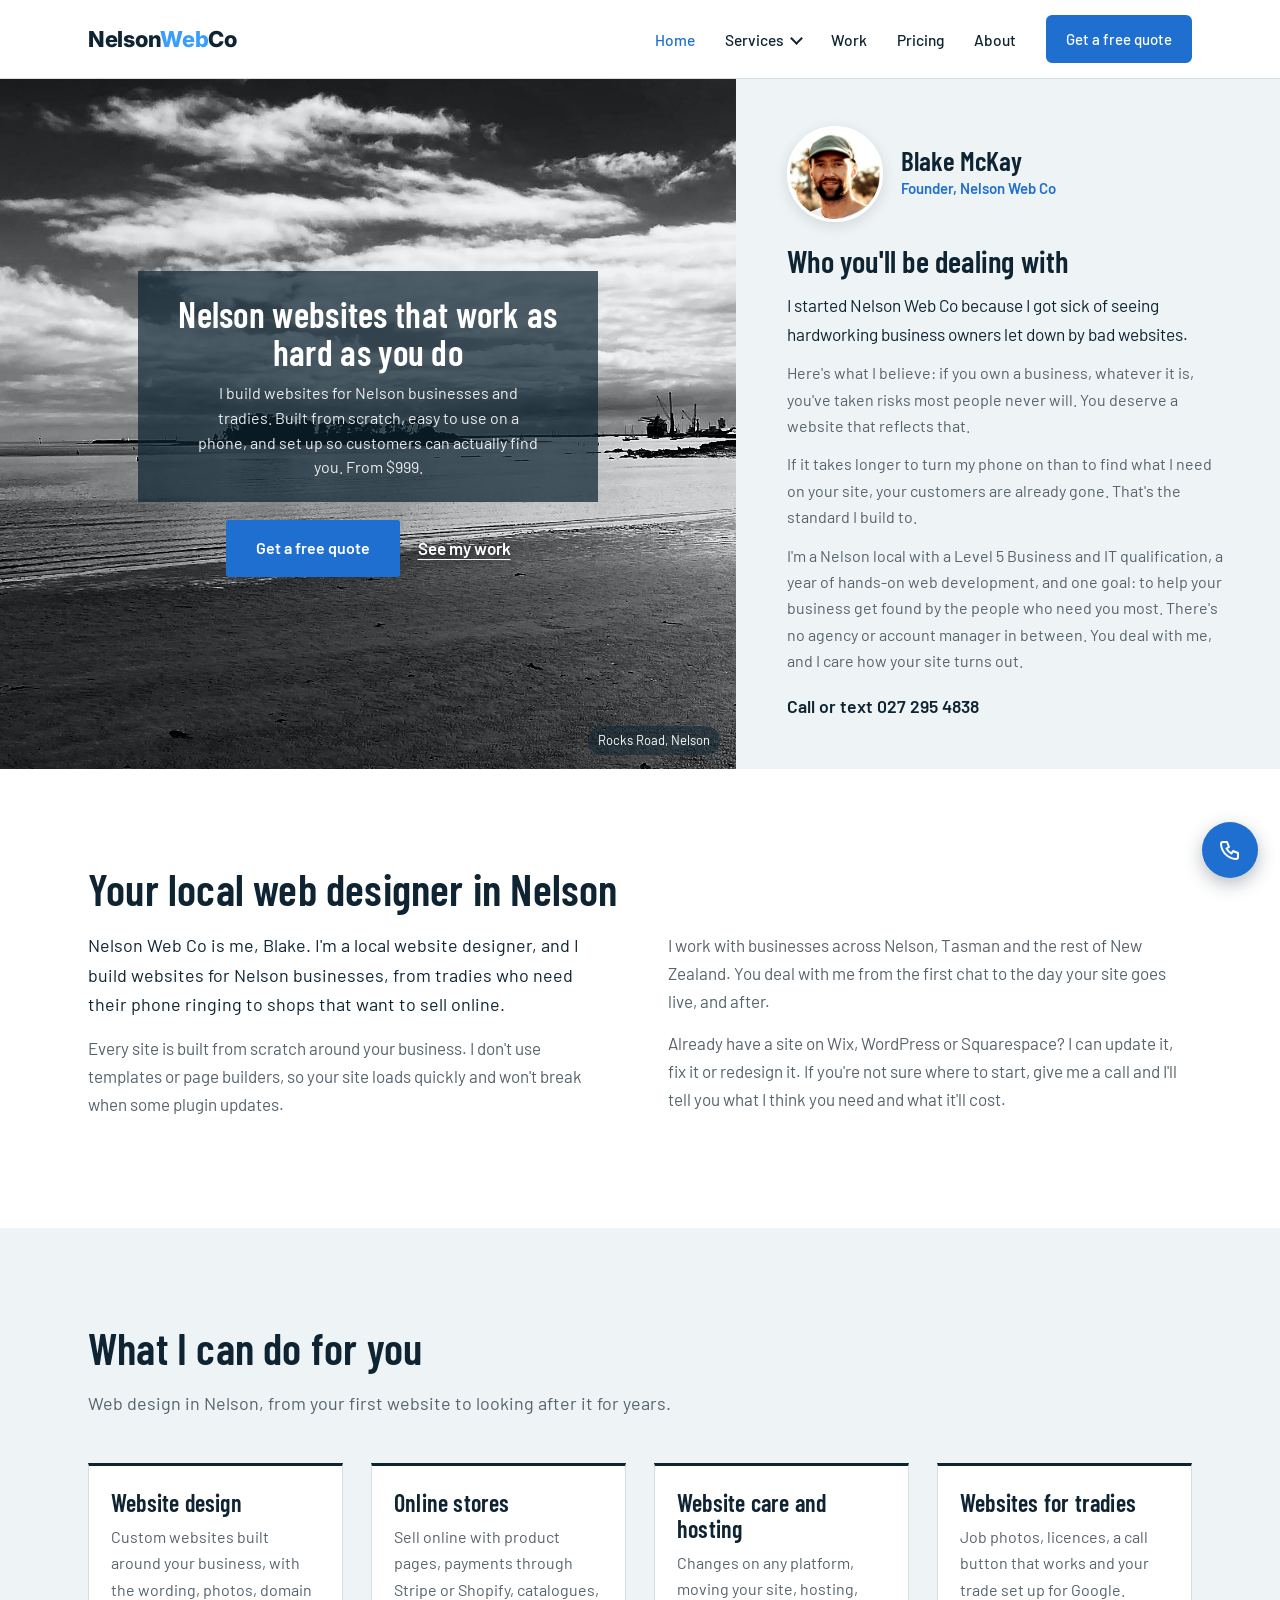
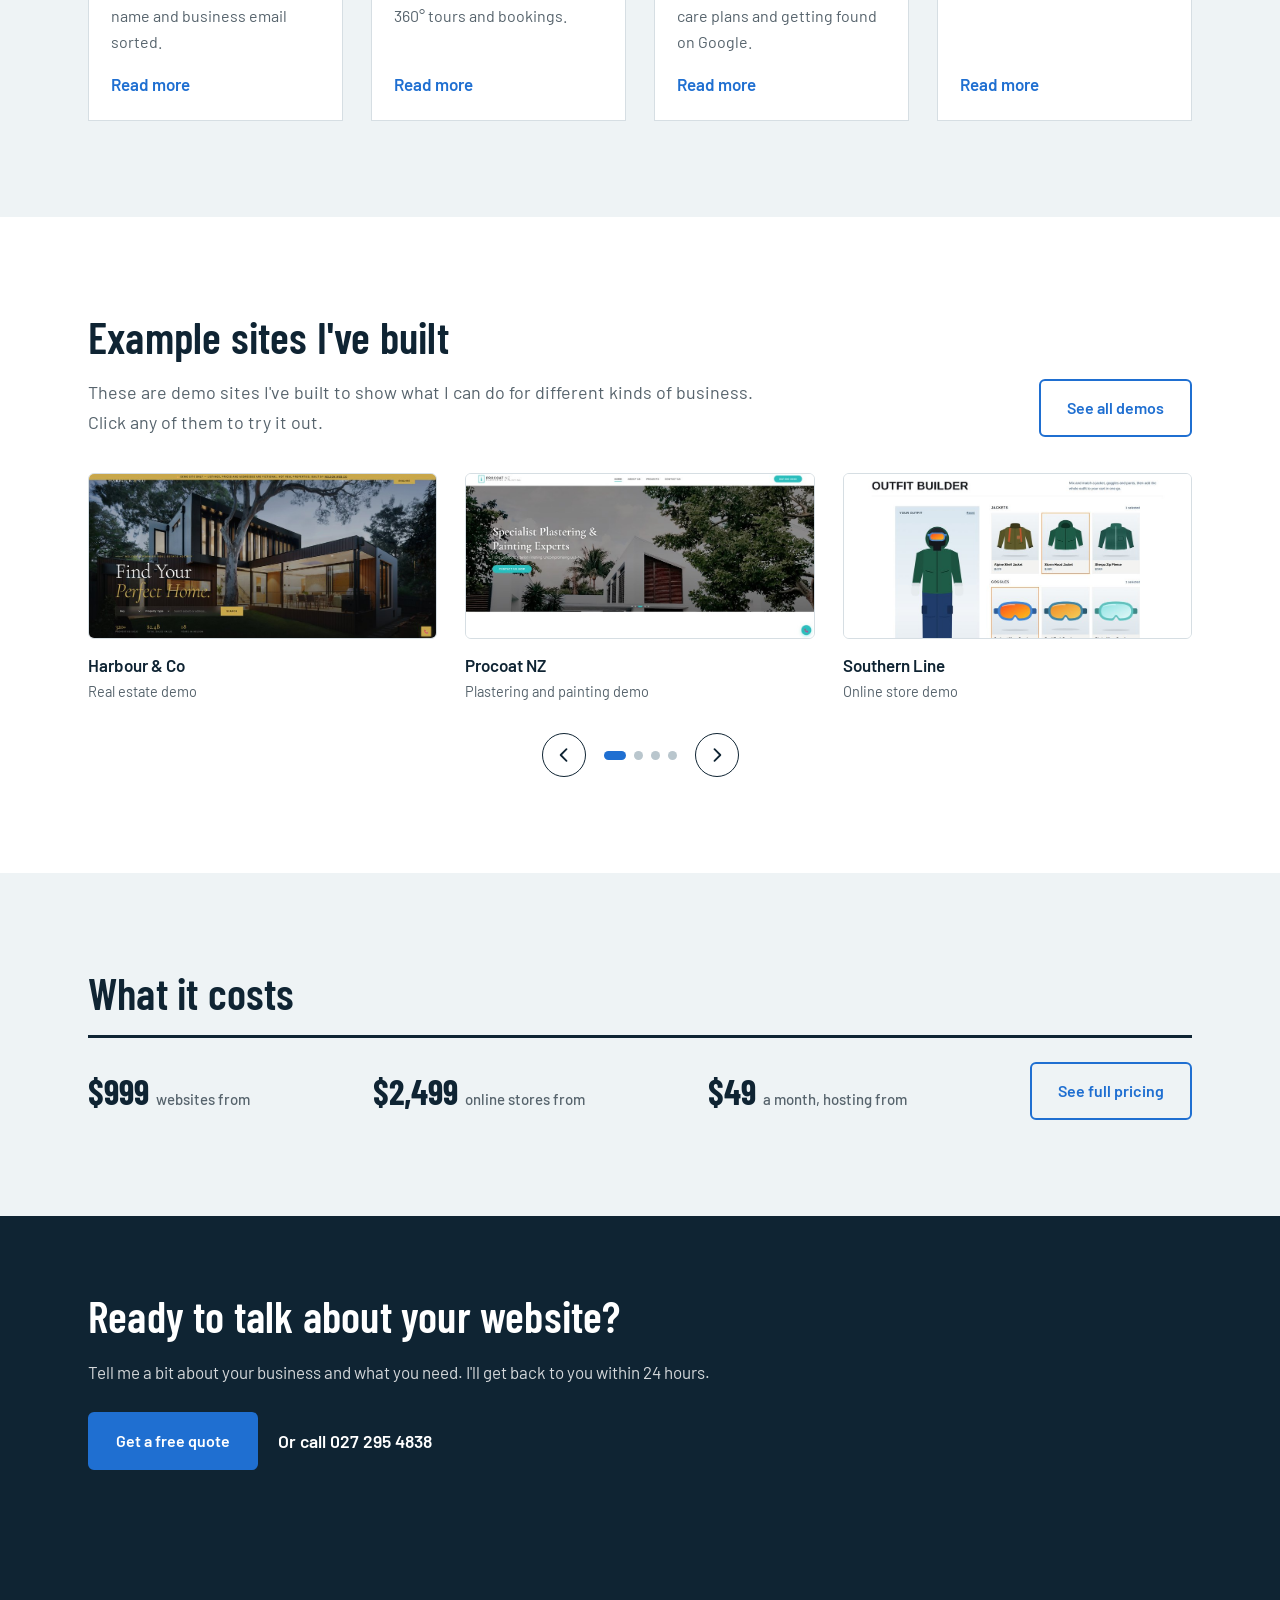
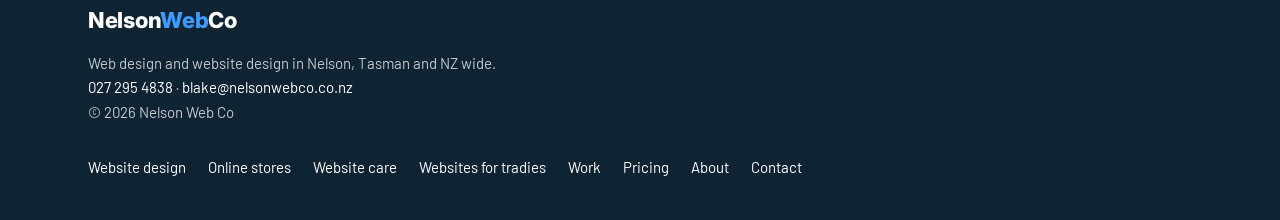
<file: index.html>
<!DOCTYPE html>
<html lang="en">
<head>
<meta charset="UTF-8">
<meta name="google-site-verification" content="HaGPNc2p8Zy20Klq8-xdVHNBs4ULUk2R-k86jiQSSO0" />
<script async src="https://www.googletagmanager.com/gtag/js?id=G-174FRW5CZJ"></script>
<script>
  window.dataLayer = window.dataLayer || [];
  function gtag(){dataLayer.push(arguments);}
  gtag('js', new Date());
  gtag('config', 'G-174FRW5CZJ');
</script>
<meta name="viewport" content="width=device-width, initial-scale=1.0">
<title>Web Design Nelson | Website Designer Nelson NZ | Nelson Web Co</title>
<meta name="description" content="Web design in Nelson, NZ. Nelson Web Co is a local website designer building fast, mobile-friendly websites for Nelson businesses and tradies, from $999.">
<meta property="og:title" content="Web Design Nelson | Website Designer Nelson NZ | Nelson Web Co">
<meta property="og:description" content="Web design in Nelson, NZ. Nelson Web Co is a local website designer building fast, mobile-friendly websites for Nelson businesses and tradies, from $999.">
<meta property="og:type" content="website">
<meta property="og:url" content="https://nelsonwebco.co.nz/">
<meta property="og:image" content="https://nelsonwebco.co.nz/images/hero-tahuna.jpg">
<link rel="canonical" href="https://nelsonwebco.co.nz/" />
<link rel="preconnect" href="https://fonts.googleapis.com">
<link rel="preconnect" href="https://fonts.gstatic.com" crossorigin>
<link href="https://fonts.googleapis.com/css2?family=Barlow+Condensed:wght@500;600;700&family=Barlow:wght@400;500;600&family=Inter:wght@800&display=swap" rel="stylesheet">
<link rel="stylesheet" href="styles.css">
<script type="application/ld+json">
{
 "@context": "https://schema.org",
 "@type": "ProfessionalService",
 "name": "Nelson Web Co",
 "description": "Web design in Nelson, New Zealand. Local website designer building custom websites for Nelson businesses and tradies, from $999.",
 "url": "https://nelsonwebco.co.nz",
 "telephone": "+64272954838",
 "email": "blake@nelsonwebco.co.nz",
 "founder": {"@type": "Person", "name": "Blake McKay"},
 "address": {"@type": "PostalAddress", "addressLocality": "Nelson", "addressRegion": "Nelson", "addressCountry": "NZ"},
 "areaServed": [{"@type": "City", "name": "Nelson"}, {"@type": "AdministrativeArea", "name": "Tasman"}, {"@type": "Country", "name": "New Zealand"}],
 "priceRange": "$$",
 "knowsAbout": ["Web design", "Website development", "SEO", "E-commerce websites"]
}
</script>
</head>
<body>

<header class="nav solid" id="nav">
  <div class="wrap">
    <a href="index.html" class="logo" aria-label="Nelson Web Co home">Nelson<span>Web</span>Co</a>
    <button class="menu-btn" id="menuBtn" aria-label="Open menu" aria-expanded="false">
      <svg width="26" height="26" viewBox="0 0 24 24" fill="none" stroke="currentColor" stroke-width="2" stroke-linecap="round"><path d="M4 7h16M4 12h16M4 17h16"/></svg>
    </button>
    <ul class="nav-links" id="navLinks">
      <li><a href="index.html" aria-current="page">Home</a></li>
      <li class="has-sub"><a href="web-design-nelson.html" class="sub-toggle">Services</a>
        <ul class="sub">
          <li><a href="web-design-nelson.html">Website design</a></li>
          <li><a href="online-stores-nelson.html">Online stores</a></li>
          <li><a href="website-care-nelson.html">Website care and hosting</a></li>
          <li><a href="web-design-for-tradies-nelson.html">Websites for tradies</a></li>
        </ul>
      </li>
      <li><a href="demos.html">Work</a></li>
      <li><a href="pricing.html">Pricing</a></li>
      <li><a href="about.html">About</a></li>
      <li><a href="contact.html" class="btn">Get a free quote</a></li>
    </ul>
  </div>
</header>

<main>
<div class="hero">
  <figure class="hero-photo" aria-label="The beach along Rocks Road, Nelson, looking out to Haulashore Island">
    <figcaption>Rocks Road, Nelson</figcaption>
    <div class="hero-overlay">
      <div class="hero-box">
        <h1>Nelson websites that work as hard as you do</h1>
        <p>I build websites for Nelson businesses and tradies. Built from scratch, easy to use on a phone, and set up so customers can actually find you. From $999.</p>
      </div>
      <div class="hero-actions">
        <a href="contact.html" class="btn">Get a free quote</a>
        <a href="#work" class="more">See my work</a>
      </div>
    </div>
  </figure>
  <aside class="hero-about" id="about" aria-label="About Blake">
    <div class="who">
      <img src="images/blake.jpg" alt="Blake McKay, founder of Nelson Web Co">
      <strong>Blake McKay</strong>
      <span>Founder, Nelson Web Co</span>
    </div>
    <h2>Who you'll be dealing with</h2>
    <p class="first">I started Nelson Web Co because I got sick of seeing hardworking business owners let down by bad websites.</p>
    <p>Here's what I believe: if you own a business, whatever it is, you've taken risks most people never will. You deserve a website that reflects that.</p>
    <p>If it takes longer to turn my phone on than to find what I need on your site, your customers are already gone. That's the standard I build to.</p>
    <p>I'm a Nelson local with a Level 5 Business and IT qualification, a year of hands-on web development, and one goal: to help your business get found by the people who need you most. There's no agency or account manager in between. You deal with me, and I care how your site turns out.</p>
    <a href="tel:0272954838" class="call">Call or text 027 295 4838</a>
  </aside>
</div>

<section>
  <div class="wrap">
    <h2>Your local web designer in Nelson</h2>
    <div class="home-intro">
      <div>
        <p class="lead">Nelson Web Co is me, Blake. I'm a local website designer, and I build websites for Nelson businesses, from tradies who need their phone ringing to shops that want to sell online.</p>
        <p>Every site is built from scratch around your business. I don't use templates or page builders, so your site loads quickly and won't break when some plugin updates.</p>
      </div>
      <div>
        <p>I work with businesses across Nelson, Tasman and the rest of New Zealand. You deal with me from the first chat to the day your site goes live, and after.</p>
        <p>Already have a site on Wix, WordPress or Squarespace? I can update it, fix it or redesign it. If you're not sure where to start, give me a call and I'll tell you what I think you need and what it'll cost.</p>
      </div>
    </div>
  </div>
</section>

<section class="mist" id="services">
  <div class="wrap">
    <h2>What I can do for you</h2>
    <p class="lead">Web design in Nelson, from your first website to looking after it for years.</p>
    <div class="svc-links">
      <a class="svc-link" href="web-design-nelson.html"><h3>Website design</h3><p>Custom websites built around your business, with the wording, photos, domain name and business email sorted.</p><span>Read more</span></a>
      <a class="svc-link" href="online-stores-nelson.html"><h3>Online stores</h3><p>Sell online with product pages, payments through Stripe or Shopify, catalogues, 360° tours and bookings.</p><span>Read more</span></a>
      <a class="svc-link" href="website-care-nelson.html"><h3>Website care and hosting</h3><p>Changes on any platform, moving your site, hosting, care plans and getting found on Google.</p><span>Read more</span></a>
      <a class="svc-link" href="web-design-for-tradies-nelson.html"><h3>Websites for tradies</h3><p>Job photos, licences, a call button that works and your trade set up for Google.</p><span>Read more</span></a>
    </div>
  </div>
</section>

<section id="work">
  <div class="wrap">
    <div class="work-head">
      <div>
        <h2>Example sites I've built</h2>
        <p class="lead">These are demo sites I've built to show what I can do for different kinds of business. Click any of them to try it out.</p>
      </div>
      <a href="demos.html" class="btn line">See all demos</a>
    </div>
    <div class="carousel" aria-roledescription="carousel" aria-label="Example sites I've built">
      <div class="track" id="workTrack" tabindex="0">
        <figure class="slide"><a href="https://harbor-co.vercel.app/" target="_blank" rel="noopener"><img src="images/work/harbour-and-co.jpg" alt="Harbour and Co real estate website" loading="lazy"></a><figcaption>Harbour &amp; Co<small>Real estate demo</small></figcaption></figure>
        <figure class="slide"><a href="https://pro-coat-nz.vercel.app" target="_blank" rel="noopener"><img src="images/work/procoat-nz.jpg" alt="Procoat NZ plastering website" loading="lazy"></a><figcaption>Procoat NZ<small>Plastering and painting demo</small></figcaption></figure>
        <figure class="slide"><a href="https://southern-line-site-ecommerce.vercel.app/" target="_blank" rel="noopener"><img src="images/work/southern-line.jpg" alt="Southern Line online store" loading="lazy"></a><figcaption>Southern Line<small>Online store demo</small></figcaption></figure>
        <figure class="slide"><a href="https://anchor-bloom.vercel.app/" target="_blank" rel="noopener"><img src="images/work/anchor-and-bloom.jpg" alt="Anchor and Bloom cafe website" loading="lazy"></a><figcaption>Anchor &amp; Bloom<small>Café demo</small></figcaption></figure>
        <figure class="slide"><a href="https://nelson-legal.vercel.app/" target="_blank" rel="noopener"><img src="images/work/nelson-legal.jpg" alt="Nelson Legal law firm website" loading="lazy"></a><figcaption>Nelson Legal<small>Law firm demo</small></figcaption></figure>
        <figure class="slide"><a href="https://the-garden-crew.vercel.app" target="_blank" rel="noopener"><img src="images/work/garden-crew.jpg" alt="The Garden Crew gardening website" loading="lazy"></a><figcaption>The Garden Crew<small>Gardening demo</small></figcaption></figure>
      </div>
      <div class="car-controls">
        <button class="car-btn" id="carPrev" aria-label="Previous site"><svg width="20" height="20" viewBox="0 0 24 24" fill="none" stroke="currentColor" stroke-width="2.2" stroke-linecap="round" stroke-linejoin="round"><path d="M15 5l-7 7 7 7"/></svg></button>
        <div class="dots" id="carDots"></div>
        <button class="car-btn" id="carNext" aria-label="Next site"><svg width="20" height="20" viewBox="0 0 24 24" fill="none" stroke="currentColor" stroke-width="2.2" stroke-linecap="round" stroke-linejoin="round"><path d="M9 5l7 7-7 7"/></svg></button>
      </div>
    </div>
  </div>
</section>

<section class="mist">
  <div class="wrap">
    <h2>What it costs</h2>
    <div class="price-strip">
      <div class="big">$999 <small>websites from</small></div>
      <div class="big">$2,499 <small>online stores from</small></div>
      <div class="big">$49 <small>a month, hosting from</small></div>
      <a href="pricing.html" class="btn line">See full pricing</a>
    </div>
  </div>
</section>

  <section class="cta-band">
    <div class="wrap">
      <h2>Ready to talk about your website?</h2>
      <p>Tell me a bit about your business and what you need. I'll get back to you within 24 hours.</p>
      <div class="actions"><a href="contact.html" class="btn">Get a free quote</a><a href="tel:0272954838" class="phone-link">Or call 027 295 4838</a></div>
    </div>
  </section>
</main>

<footer>
  <div class="wrap">
    <div>
      <a href="index.html" class="logo">Nelson<span>Web</span>Co</a>
      <p style="margin-top:12px;">Web design and website design in Nelson, Tasman and NZ wide.<br><a href="tel:0272954838">027 295 4838</a> · <a href="mailto:blake@nelsonwebco.co.nz">blake@nelsonwebco.co.nz</a><br>© <span id="yr">2026</span> Nelson Web Co</p>
    </div>
    <nav aria-label="Footer">
      <a href="web-design-nelson.html">Website design</a><a href="online-stores-nelson.html">Online stores</a><a href="website-care-nelson.html">Website care</a><a href="web-design-for-tradies-nelson.html">Websites for tradies</a><a href="demos.html">Work</a><a href="pricing.html">Pricing</a><a href="about.html">About</a><a href="contact.html">Contact</a>
    </nav>
  </div>
</footer>

<button class="top-btn" id="topBtn" aria-label="Back to top">
  <svg width="22" height="22" viewBox="0 0 24 24" fill="none" stroke="currentColor" stroke-width="2.2" stroke-linecap="round" stroke-linejoin="round"><path d="M12 19V5M5 12l7-7 7 7"/></svg>
</button>
<a class="call-fab" href="tel:0272954838" aria-label="Call Blake">
  <svg width="24" height="24" viewBox="0 0 24 24" fill="none" stroke="currentColor" stroke-width="2" stroke-linecap="round" stroke-linejoin="round"><path d="M5 4h4l2 5-2.5 1.5a11 11 0 0 0 5 5L15 13l5 2v4a2 2 0 0 1-2 2A16 16 0 0 1 3 6a2 2 0 0 1 2-2z"/></svg>
</a>
<script src="site.js"></script>
</body>
</html>
</file>
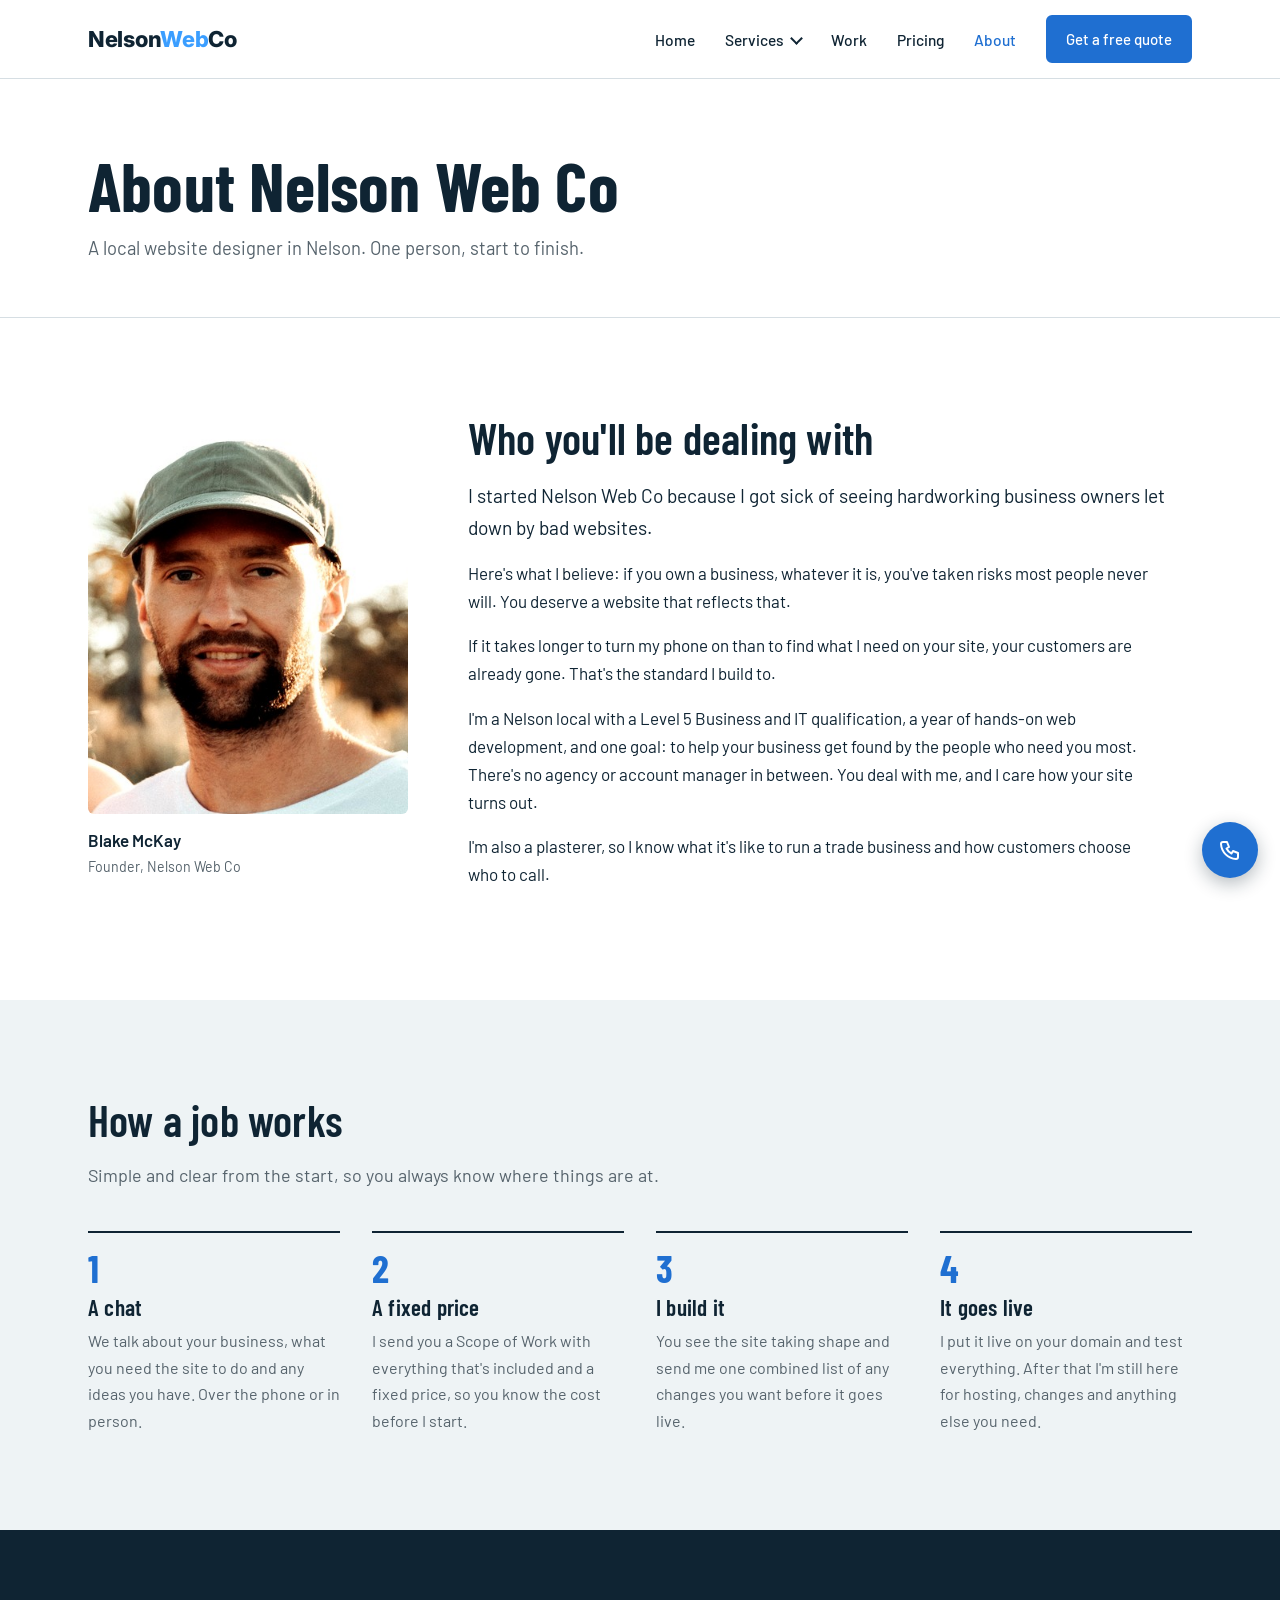
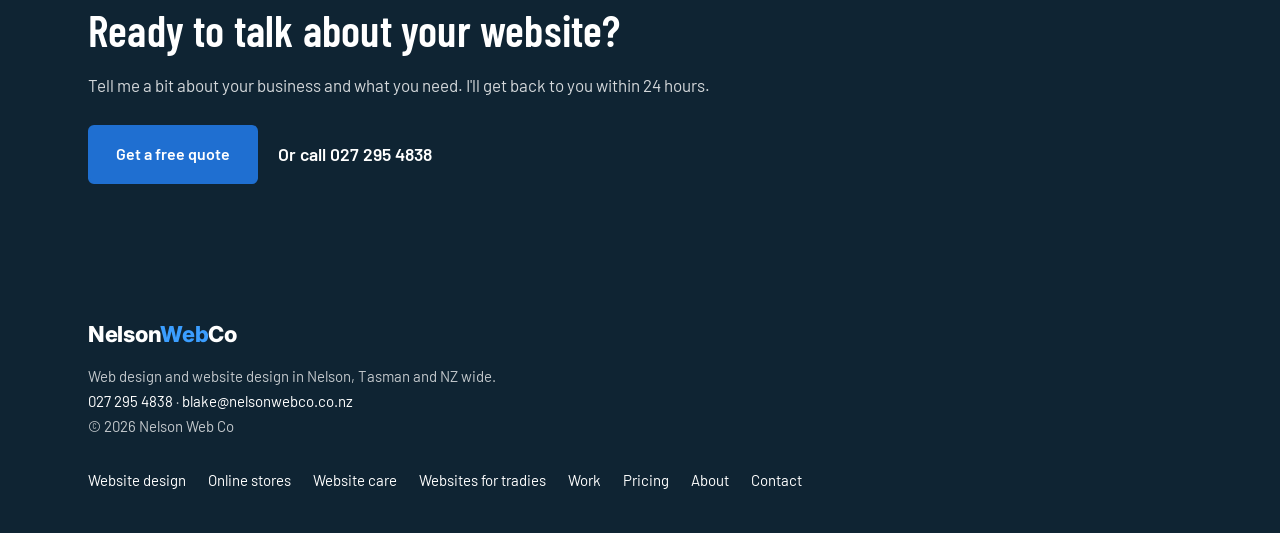
<file: about.html>
<!DOCTYPE html>
<html lang="en">
<head>
<meta charset="UTF-8">
<meta name="google-site-verification" content="HaGPNc2p8Zy20Klq8-xdVHNBs4ULUk2R-k86jiQSSO0" />
<script async src="https://www.googletagmanager.com/gtag/js?id=G-174FRW5CZJ"></script>
<script>
  window.dataLayer = window.dataLayer || [];
  function gtag(){dataLayer.push(arguments);}
  gtag('js', new Date());
  gtag('config', 'G-174FRW5CZJ');
</script>
<meta name="viewport" content="width=device-width, initial-scale=1.0">
<title>About Nelson Web Co | Local Website Designer Nelson</title>
<meta name="description" content="About Nelson Web Co: Blake McKay, a local website designer in Nelson with a Level 5 Business and IT qualification. One person from first chat to going live.">
<meta property="og:title" content="About Nelson Web Co | Local Website Designer Nelson">
<meta property="og:description" content="About Nelson Web Co: Blake McKay, a local website designer in Nelson with a Level 5 Business and IT qualification. One person from first chat to going live.">
<meta property="og:type" content="website">
<meta property="og:url" content="https://nelsonwebco.co.nz/about.html">
<meta property="og:image" content="https://nelsonwebco.co.nz/images/hero-tahuna.jpg">
<link rel="canonical" href="https://nelsonwebco.co.nz/about.html" />
<link rel="preconnect" href="https://fonts.googleapis.com">
<link rel="preconnect" href="https://fonts.gstatic.com" crossorigin>
<link href="https://fonts.googleapis.com/css2?family=Barlow+Condensed:wght@500;600;700&family=Barlow:wght@400;500;600&family=Inter:wght@800&display=swap" rel="stylesheet">
<link rel="stylesheet" href="styles.css">

</head>
<body>

<header class="nav solid" id="nav">
  <div class="wrap">
    <a href="index.html" class="logo" aria-label="Nelson Web Co home">Nelson<span>Web</span>Co</a>
    <button class="menu-btn" id="menuBtn" aria-label="Open menu" aria-expanded="false">
      <svg width="26" height="26" viewBox="0 0 24 24" fill="none" stroke="currentColor" stroke-width="2" stroke-linecap="round"><path d="M4 7h16M4 12h16M4 17h16"/></svg>
    </button>
    <ul class="nav-links" id="navLinks">
      <li><a href="index.html">Home</a></li>
      <li class="has-sub"><a href="web-design-nelson.html" class="sub-toggle">Services</a>
        <ul class="sub">
          <li><a href="web-design-nelson.html">Website design</a></li>
          <li><a href="online-stores-nelson.html">Online stores</a></li>
          <li><a href="website-care-nelson.html">Website care and hosting</a></li>
          <li><a href="web-design-for-tradies-nelson.html">Websites for tradies</a></li>
        </ul>
      </li>
      <li><a href="demos.html">Work</a></li>
      <li><a href="pricing.html">Pricing</a></li>
      <li><a href="about.html" aria-current="page">About</a></li>
      <li><a href="contact.html" class="btn">Get a free quote</a></li>
    </ul>
  </div>
</header>

<main>
  <div class="banner plain">
    <div class="banner-inner">
      <div class="banner-box">
        <h1>About Nelson Web Co</h1>
        <p>A local website designer in Nelson. One person, start to finish.</p>
      </div>
    </div>
  </div>

  <section>
    <div class="wrap about-page">
      <div class="pic">
        <img src="images/blake.jpg" alt="Blake McKay, founder of Nelson Web Co">
        <p class="cap">Blake McKay<small>Founder, Nelson Web Co</small></p>
      </div>
      <div>
        <h2>Who you'll be dealing with</h2>
        <p class="first">I started Nelson Web Co because I got sick of seeing hardworking business owners let down by bad websites.</p>
    <p>Here's what I believe: if you own a business, whatever it is, you've taken risks most people never will. You deserve a website that reflects that.</p>
    <p>If it takes longer to turn my phone on than to find what I need on your site, your customers are already gone. That's the standard I build to.</p>
    <p>I'm a Nelson local with a Level 5 Business and IT qualification, a year of hands-on web development, and one goal: to help your business get found by the people who need you most. There's no agency or account manager in between. You deal with me, and I care how your site turns out.</p>
        <p>I'm also a plasterer, so I know what it's like to run a trade business and how customers choose who to call.</p>
      </div>
    </div>
  </section>

  <section class="mist">
    <div class="wrap">
      <h2>How a job works</h2>
      <p class="lead">Simple and clear from the start, so you always know where things are at.</p>
      <ol class="steps">
        <li><h3>A chat</h3><p>We talk about your business, what you need the site to do and any ideas you have. Over the phone or in person.</p></li>
        <li><h3>A fixed price</h3><p>I send you a Scope of Work with everything that's included and a fixed price, so you know the cost before I start.</p></li>
        <li><h3>I build it</h3><p>You see the site taking shape and send me one combined list of any changes you want before it goes live.</p></li>
        <li><h3>It goes live</h3><p>I put it live on your domain and test everything. After that I'm still here for hosting, changes and anything else you need.</p></li>
      </ol>
    </div>
  </section>

  <section class="cta-band">
    <div class="wrap">
      <h2>Ready to talk about your website?</h2>
      <p>Tell me a bit about your business and what you need. I'll get back to you within 24 hours.</p>
      <div class="actions"><a href="contact.html" class="btn">Get a free quote</a><a href="tel:0272954838" class="phone-link">Or call 027 295 4838</a></div>
    </div>
  </section>
</main>

<footer>
  <div class="wrap">
    <div>
      <a href="index.html" class="logo">Nelson<span>Web</span>Co</a>
      <p style="margin-top:12px;">Web design and website design in Nelson, Tasman and NZ wide.<br><a href="tel:0272954838">027 295 4838</a> · <a href="mailto:blake@nelsonwebco.co.nz">blake@nelsonwebco.co.nz</a><br>© <span id="yr">2026</span> Nelson Web Co</p>
    </div>
    <nav aria-label="Footer">
      <a href="web-design-nelson.html">Website design</a><a href="online-stores-nelson.html">Online stores</a><a href="website-care-nelson.html">Website care</a><a href="web-design-for-tradies-nelson.html">Websites for tradies</a><a href="demos.html">Work</a><a href="pricing.html">Pricing</a><a href="about.html">About</a><a href="contact.html">Contact</a>
    </nav>
  </div>
</footer>

<button class="top-btn" id="topBtn" aria-label="Back to top">
  <svg width="22" height="22" viewBox="0 0 24 24" fill="none" stroke="currentColor" stroke-width="2.2" stroke-linecap="round" stroke-linejoin="round"><path d="M12 19V5M5 12l7-7 7 7"/></svg>
</button>
<a class="call-fab" href="tel:0272954838" aria-label="Call Blake">
  <svg width="24" height="24" viewBox="0 0 24 24" fill="none" stroke="currentColor" stroke-width="2" stroke-linecap="round" stroke-linejoin="round"><path d="M5 4h4l2 5-2.5 1.5a11 11 0 0 0 5 5L15 13l5 2v4a2 2 0 0 1-2 2A16 16 0 0 1 3 6a2 2 0 0 1 2-2z"/></svg>
</a>
<script src="site.js"></script>
</body>
</html>
</file>
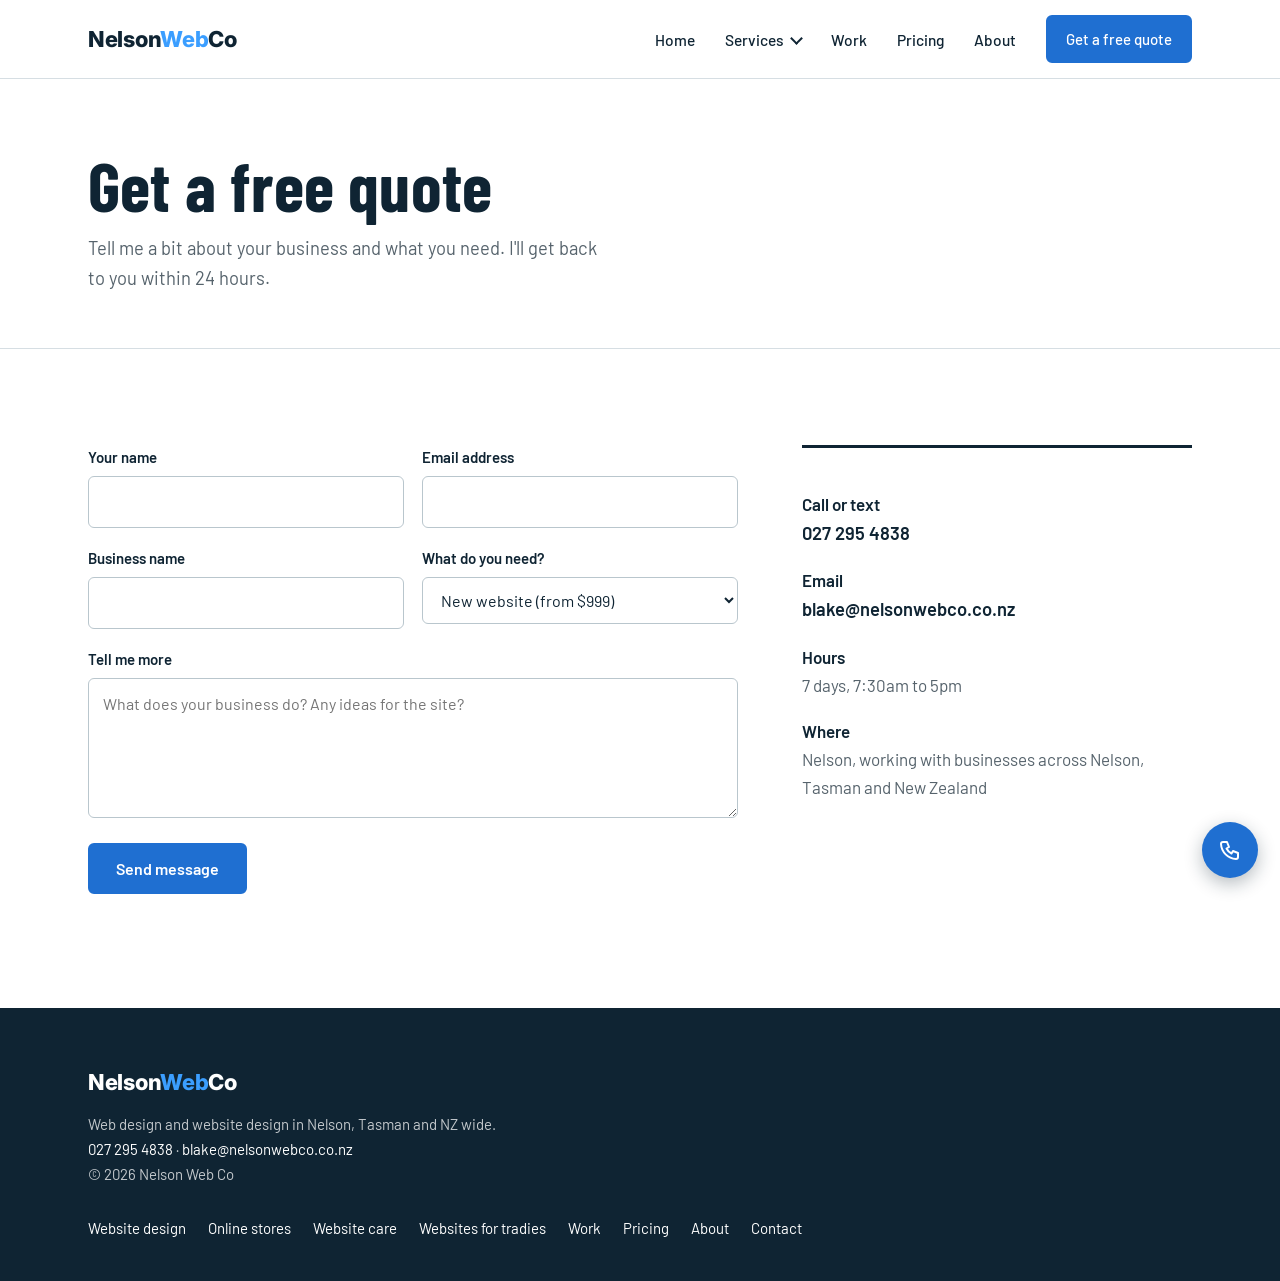
<file: contact.html>
<!DOCTYPE html>
<html lang="en">
<head>
<meta charset="UTF-8">
<meta name="google-site-verification" content="HaGPNc2p8Zy20Klq8-xdVHNBs4ULUk2R-k86jiQSSO0" />
<script async src="https://www.googletagmanager.com/gtag/js?id=G-174FRW5CZJ"></script>
<script>
  window.dataLayer = window.dataLayer || [];
  function gtag(){dataLayer.push(arguments);}
  gtag('js', new Date());
  gtag('config', 'G-174FRW5CZJ');
</script>
<meta name="viewport" content="width=device-width, initial-scale=1.0">
<title>Contact Nelson Web Co | Get a Free Website Quote</title>
<meta name="description" content="Get a free website quote from Nelson Web Co. Call or text 027 295 4838, email blake@nelsonwebco.co.nz, or send an enquiry. Reply within 24 hours.">
<meta property="og:title" content="Contact Nelson Web Co | Get a Free Website Quote">
<meta property="og:description" content="Get a free website quote from Nelson Web Co. Call or text 027 295 4838, email blake@nelsonwebco.co.nz, or send an enquiry. Reply within 24 hours.">
<meta property="og:type" content="website">
<meta property="og:url" content="https://nelsonwebco.co.nz/contact.html">
<meta property="og:image" content="https://nelsonwebco.co.nz/images/hero-tahuna.jpg">
<link rel="canonical" href="https://nelsonwebco.co.nz/contact.html" />
<link rel="preconnect" href="https://fonts.googleapis.com">
<link rel="preconnect" href="https://fonts.gstatic.com" crossorigin>
<link href="https://fonts.googleapis.com/css2?family=Barlow+Condensed:wght@500;600;700&family=Barlow:wght@400;500;600&family=Inter:wght@800&display=swap" rel="stylesheet">
<link rel="stylesheet" href="styles.css">

</head>
<body>

<header class="nav solid" id="nav">
  <div class="wrap">
    <a href="index.html" class="logo" aria-label="Nelson Web Co home">Nelson<span>Web</span>Co</a>
    <button class="menu-btn" id="menuBtn" aria-label="Open menu" aria-expanded="false">
      <svg width="26" height="26" viewBox="0 0 24 24" fill="none" stroke="currentColor" stroke-width="2" stroke-linecap="round"><path d="M4 7h16M4 12h16M4 17h16"/></svg>
    </button>
    <ul class="nav-links" id="navLinks">
      <li><a href="index.html">Home</a></li>
      <li class="has-sub"><a href="web-design-nelson.html" class="sub-toggle">Services</a>
        <ul class="sub">
          <li><a href="web-design-nelson.html">Website design</a></li>
          <li><a href="online-stores-nelson.html">Online stores</a></li>
          <li><a href="website-care-nelson.html">Website care and hosting</a></li>
          <li><a href="web-design-for-tradies-nelson.html">Websites for tradies</a></li>
        </ul>
      </li>
      <li><a href="demos.html">Work</a></li>
      <li><a href="pricing.html">Pricing</a></li>
      <li><a href="about.html">About</a></li>
      <li><a href="contact.html" class="btn" aria-current="page">Get a free quote</a></li>
    </ul>
  </div>
</header>

<main>
  <div class="banner plain">
    <div class="banner-inner">
      <div class="banner-box">
        <h1>Get a free quote</h1>
        <p>Tell me a bit about your business and what you need. I'll get back to you within 24 hours.</p>
      </div>
    </div>
  </div>
<section id="contact">
  <div class="wrap">
    <div class="contact-grid" style="margin-top:0;">
      <form id="contactForm">
        <input type="hidden" name="access_key" value="f69facb4-c9a8-493f-a469-3c5edebd75f5" />
        <input type="hidden" name="subject" value="New enquiry from Nelson Web Co" />
        <div class="row2">
          <div><label for="f-name">Your name</label><input id="f-name" type="text" name="name" required autocomplete="name"></div>
          <div><label for="f-email">Email address</label><input id="f-email" type="email" name="email" required autocomplete="email"></div>
        </div>
        <div class="row2">
          <div><label for="f-biz">Business name</label><input id="f-biz" type="text" name="business" autocomplete="organization"></div>
          <div><label for="f-service">What do you need?</label>
            <select id="f-service" name="service">
              <option>New website (from $999)</option>
              <option>Online store (from $2,499)</option>
              <option>Custom or larger project</option>
              <option>Redesign of my current site</option>
              <option>Small fixes</option>
              <option>Hosting or a care plan</option>
              <option>Not sure yet</option>
            </select>
          </div>
        </div>
        <div><label for="f-msg">Tell me more</label><textarea id="f-msg" name="message" placeholder="What does your business do? Any ideas for the site?"></textarea></div>
        <div><button type="submit" class="btn" id="submitBtn">Send message</button></div>
        <p id="formMsg" role="status" aria-live="polite"></p>
      </form>
      <dl class="details">
        <dt>Call or text</dt><dd><a href="tel:0272954838">027 295 4838</a></dd>
        <dt>Email</dt><dd><a href="mailto:blake@nelsonwebco.co.nz">blake@nelsonwebco.co.nz</a></dd>
        <dt>Hours</dt><dd>7 days, 7:30am to 5pm</dd>
        <dt>Where</dt><dd>Nelson, working with businesses across Nelson, Tasman and New Zealand</dd>
      </dl>
    </div>
  </div>
</section>


</main>

<footer>
  <div class="wrap">
    <div>
      <a href="index.html" class="logo">Nelson<span>Web</span>Co</a>
      <p style="margin-top:12px;">Web design and website design in Nelson, Tasman and NZ wide.<br><a href="tel:0272954838">027 295 4838</a> · <a href="mailto:blake@nelsonwebco.co.nz">blake@nelsonwebco.co.nz</a><br>© <span id="yr">2026</span> Nelson Web Co</p>
    </div>
    <nav aria-label="Footer">
      <a href="web-design-nelson.html">Website design</a><a href="online-stores-nelson.html">Online stores</a><a href="website-care-nelson.html">Website care</a><a href="web-design-for-tradies-nelson.html">Websites for tradies</a><a href="demos.html">Work</a><a href="pricing.html">Pricing</a><a href="about.html">About</a><a href="contact.html">Contact</a>
    </nav>
  </div>
</footer>

<button class="top-btn" id="topBtn" aria-label="Back to top">
  <svg width="22" height="22" viewBox="0 0 24 24" fill="none" stroke="currentColor" stroke-width="2.2" stroke-linecap="round" stroke-linejoin="round"><path d="M12 19V5M5 12l7-7 7 7"/></svg>
</button>
<a class="call-fab" href="tel:0272954838" aria-label="Call Blake">
  <svg width="24" height="24" viewBox="0 0 24 24" fill="none" stroke="currentColor" stroke-width="2" stroke-linecap="round" stroke-linejoin="round"><path d="M5 4h4l2 5-2.5 1.5a11 11 0 0 0 5 5L15 13l5 2v4a2 2 0 0 1-2 2A16 16 0 0 1 3 6a2 2 0 0 1 2-2z"/></svg>
</a>
<script src="site.js"></script>
</body>
</html>
</file>
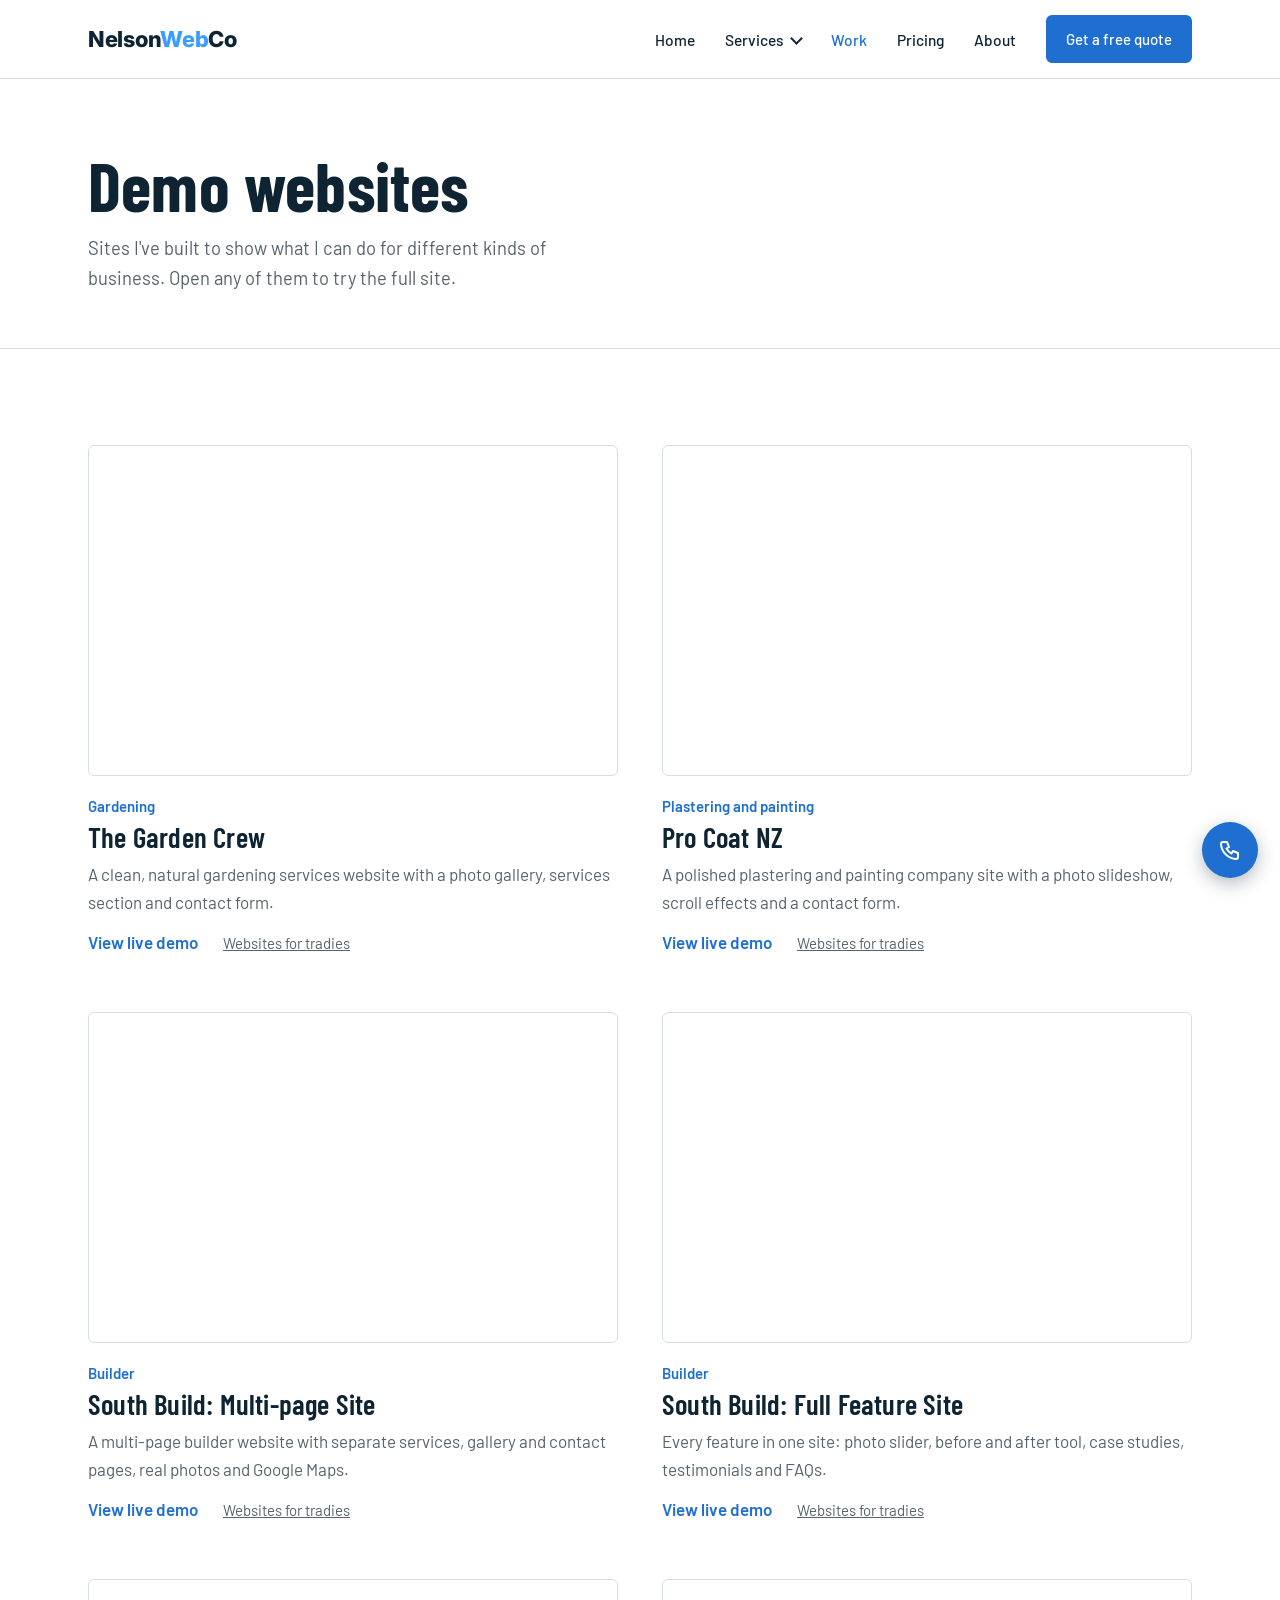
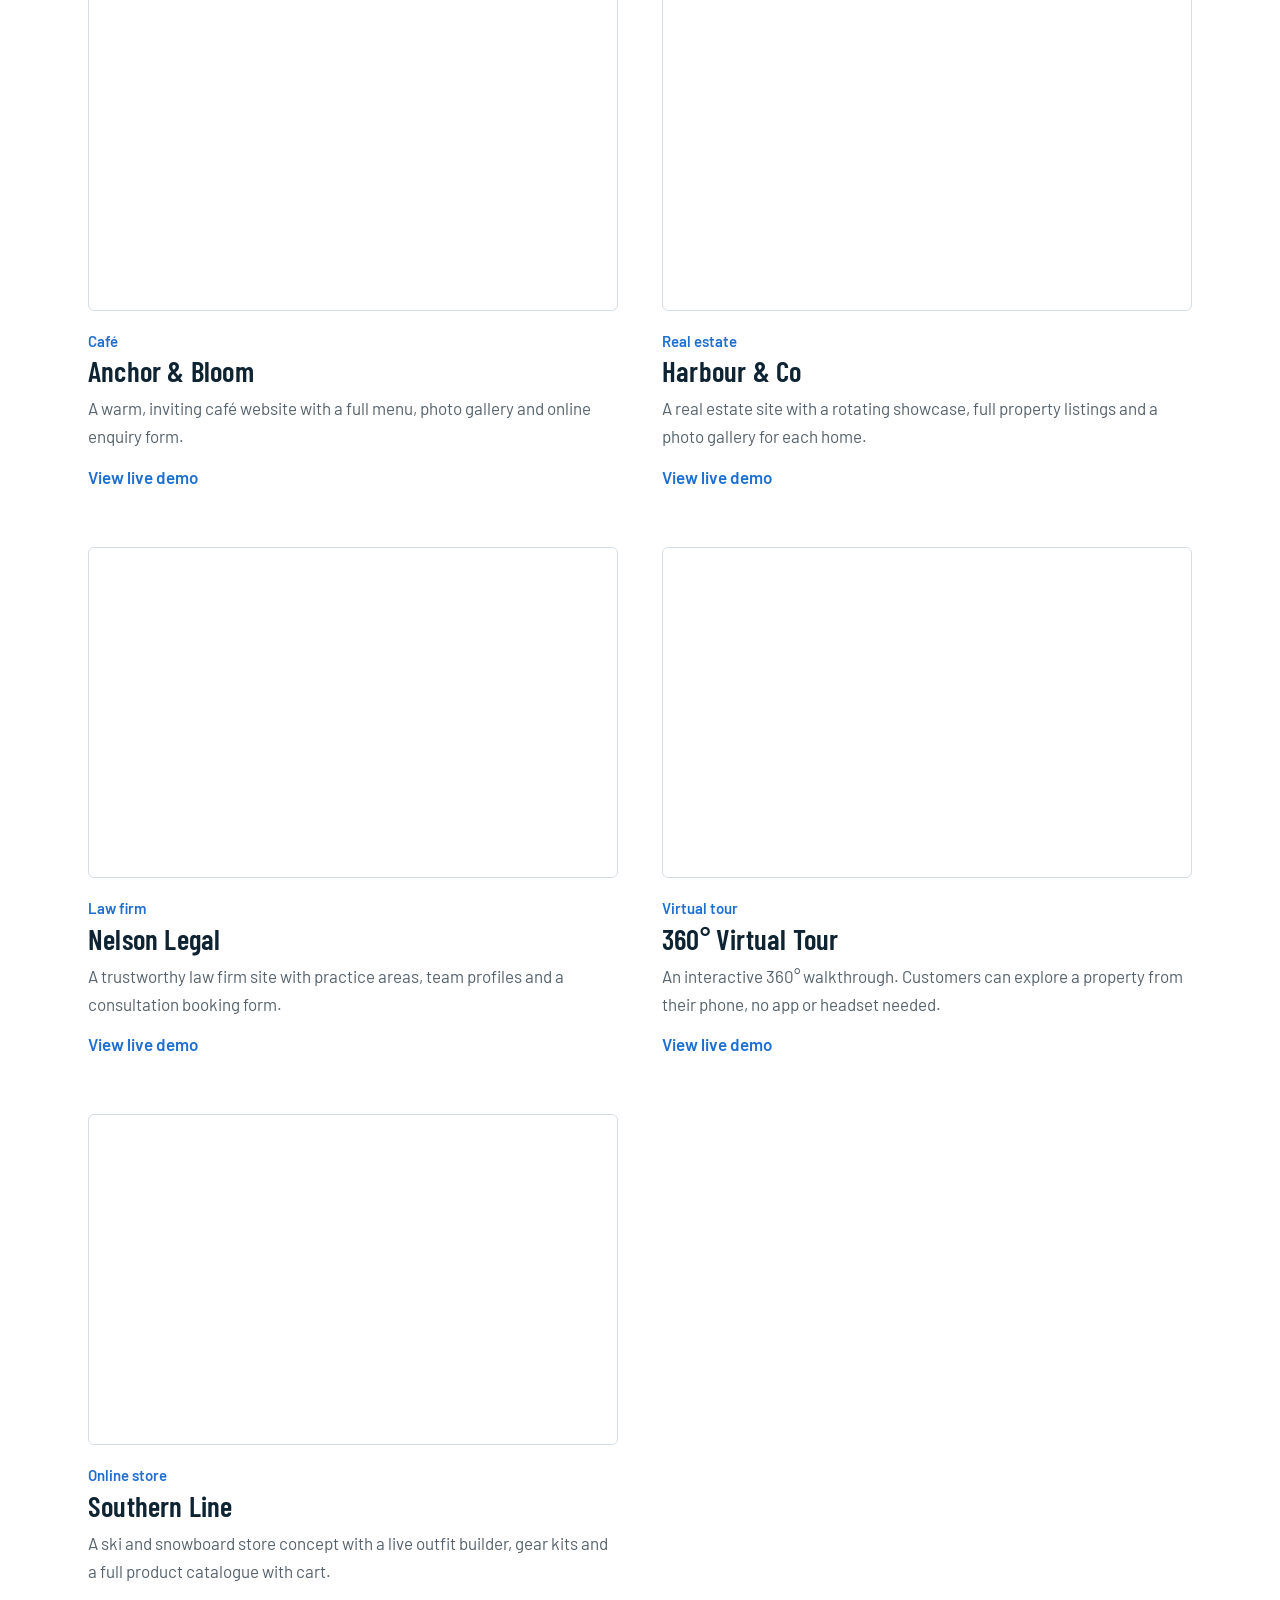
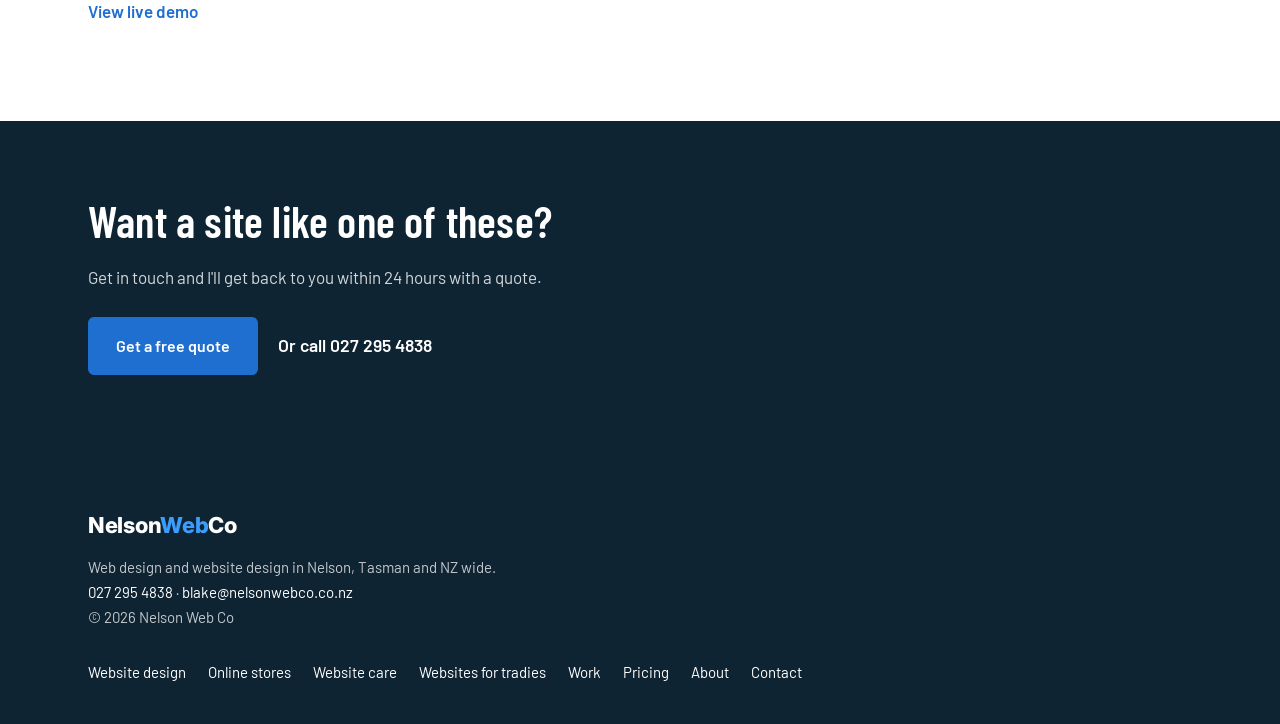
<file: demos.html>
<!DOCTYPE html>
<html lang="en">
<head>
<meta charset="UTF-8">
<meta name="google-site-verification" content="HaGPNc2p8Zy20Klq8-xdVHNBs4ULUk2R-k86jiQSSO0" />
<script async src="https://www.googletagmanager.com/gtag/js?id=G-174FRW5CZJ"></script>
<script>
  window.dataLayer = window.dataLayer || [];
  function gtag(){dataLayer.push(arguments);}
  gtag('js', new Date());
  gtag('config', 'G-174FRW5CZJ');
</script>
<meta name="viewport" content="width=device-width, initial-scale=1.0">
<title>Work and Demo Websites | Nelson Web Co | Web Design Nelson</title>
<meta name="description" content="Websites built by Nelson Web Co, a local web designer in Nelson. Tradie, café, real estate, law firm, online store and 360° tour examples.">
<meta property="og:title" content="Work and Demo Websites | Nelson Web Co | Web Design Nelson">
<meta property="og:description" content="Websites built by Nelson Web Co, a local web designer in Nelson. Tradie, café, real estate, law firm, online store and 360° tour examples.">
<meta property="og:type" content="website">
<meta property="og:url" content="https://nelsonwebco.co.nz/demos.html">
<meta property="og:image" content="https://nelsonwebco.co.nz/images/hero-tahuna.jpg">
<link rel="canonical" href="https://nelsonwebco.co.nz/demos.html" />
<link rel="preconnect" href="https://fonts.googleapis.com">
<link rel="preconnect" href="https://fonts.gstatic.com" crossorigin>
<link href="https://fonts.googleapis.com/css2?family=Barlow+Condensed:wght@500;600;700&family=Barlow:wght@400;500;600&family=Inter:wght@800&display=swap" rel="stylesheet">
<link rel="stylesheet" href="styles.css">

</head>
<body>

<header class="nav solid" id="nav">
  <div class="wrap">
    <a href="index.html" class="logo" aria-label="Nelson Web Co home">Nelson<span>Web</span>Co</a>
    <button class="menu-btn" id="menuBtn" aria-label="Open menu" aria-expanded="false">
      <svg width="26" height="26" viewBox="0 0 24 24" fill="none" stroke="currentColor" stroke-width="2" stroke-linecap="round"><path d="M4 7h16M4 12h16M4 17h16"/></svg>
    </button>
    <ul class="nav-links" id="navLinks">
      <li><a href="index.html">Home</a></li>
      <li class="has-sub"><a href="web-design-nelson.html" class="sub-toggle">Services</a>
        <ul class="sub">
          <li><a href="web-design-nelson.html">Website design</a></li>
          <li><a href="online-stores-nelson.html">Online stores</a></li>
          <li><a href="website-care-nelson.html">Website care and hosting</a></li>
          <li><a href="web-design-for-tradies-nelson.html">Websites for tradies</a></li>
        </ul>
      </li>
      <li><a href="demos.html" aria-current="page">Work</a></li>
      <li><a href="pricing.html">Pricing</a></li>
      <li><a href="about.html">About</a></li>
      <li><a href="contact.html" class="btn">Get a free quote</a></li>
    </ul>
  </div>
</header>

<main>

  <div class="banner plain">
    <div class="banner-inner">
      <div class="banner-box">
        <h1>Demo websites</h1>
        <p>Sites I've built to show what I can do for different kinds of business. Open any of them to try the full site.</p>
      </div>
    </div>
  </div>

  <section>
    <div class="wrap demo-list">
      <article class="demo">
        <a class="frame" href="https://the-garden-crew.vercel.app" target="_blank" rel="noopener" aria-label="Open the The Garden Crew demo">
          <iframe src="https://the-garden-crew.vercel.app" title="The Garden Crew preview" loading="lazy" tabindex="-1" aria-hidden="true"></iframe>
        </a>
        <div class="demo-info">
          <div class="kind">Gardening</div>
          <h2>The Garden Crew</h2>
          <p>A clean, natural gardening services website with a photo gallery, services section and contact form.</p>
          <a href="https://the-garden-crew.vercel.app" target="_blank" rel="noopener" class="view">View live demo</a>
          <a href="web-design-for-tradies-nelson.html" class="sub-link">Websites for tradies</a>
        </div>
      </article>
      <article class="demo">
        <a class="frame" href="https://pro-coat-nz.vercel.app" target="_blank" rel="noopener" aria-label="Open the Pro Coat NZ demo">
          <iframe src="https://pro-coat-nz.vercel.app" title="Pro Coat NZ preview" loading="lazy" tabindex="-1" aria-hidden="true"></iframe>
        </a>
        <div class="demo-info">
          <div class="kind">Plastering and painting</div>
          <h2>Pro Coat NZ</h2>
          <p>A polished plastering and painting company site with a photo slideshow, scroll effects and a contact form.</p>
          <a href="https://pro-coat-nz.vercel.app" target="_blank" rel="noopener" class="view">View live demo</a>
          <a href="web-design-for-tradies-nelson.html" class="sub-link">Websites for tradies</a>
        </div>
      </article>
      <article class="demo">
        <a class="frame" href="https://south-build-standard.vercel.app" target="_blank" rel="noopener" aria-label="Open the South Build: Multi-page Site demo">
          <iframe src="https://south-build-standard.vercel.app" title="South Build: Multi-page Site preview" loading="lazy" tabindex="-1" aria-hidden="true"></iframe>
        </a>
        <div class="demo-info">
          <div class="kind">Builder</div>
          <h2>South Build: Multi-page Site</h2>
          <p>A multi-page builder website with separate services, gallery and contact pages, real photos and Google Maps.</p>
          <a href="https://south-build-standard.vercel.app" target="_blank" rel="noopener" class="view">View live demo</a>
          <a href="web-design-for-tradies-nelson.html" class="sub-link">Websites for tradies</a>
        </div>
      </article>
      <article class="demo">
        <a class="frame" href="https://south-build-premium.vercel.app" target="_blank" rel="noopener" aria-label="Open the South Build: Full Feature Site demo">
          <iframe src="https://south-build-premium.vercel.app" title="South Build: Full Feature Site preview" loading="lazy" tabindex="-1" aria-hidden="true"></iframe>
        </a>
        <div class="demo-info">
          <div class="kind">Builder</div>
          <h2>South Build: Full Feature Site</h2>
          <p>Every feature in one site: photo slider, before and after tool, case studies, testimonials and FAQs.</p>
          <a href="https://south-build-premium.vercel.app" target="_blank" rel="noopener" class="view">View live demo</a>
          <a href="web-design-for-tradies-nelson.html" class="sub-link">Websites for tradies</a>
        </div>
      </article>
      <article class="demo">
        <a class="frame" href="https://anchor-bloom.vercel.app/" target="_blank" rel="noopener" aria-label="Open the Anchor &amp; Bloom demo">
          <iframe src="https://anchor-bloom.vercel.app/" title="Anchor &amp; Bloom preview" loading="lazy" tabindex="-1" aria-hidden="true"></iframe>
        </a>
        <div class="demo-info">
          <div class="kind">Café</div>
          <h2>Anchor &amp; Bloom</h2>
          <p>A warm, inviting café website with a full menu, photo gallery and online enquiry form.</p>
          <a href="https://anchor-bloom.vercel.app/" target="_blank" rel="noopener" class="view">View live demo</a>
        </div>
      </article>
      <article class="demo">
        <a class="frame" href="https://harbor-co.vercel.app/" target="_blank" rel="noopener" aria-label="Open the Harbour &amp; Co demo">
          <iframe src="https://harbor-co.vercel.app/" title="Harbour &amp; Co preview" loading="lazy" tabindex="-1" aria-hidden="true"></iframe>
        </a>
        <div class="demo-info">
          <div class="kind">Real estate</div>
          <h2>Harbour &amp; Co</h2>
          <p>A real estate site with a rotating showcase, full property listings and a photo gallery for each home.</p>
          <a href="https://harbor-co.vercel.app/" target="_blank" rel="noopener" class="view">View live demo</a>
        </div>
      </article>
      <article class="demo">
        <a class="frame" href="https://nelson-legal.vercel.app/" target="_blank" rel="noopener" aria-label="Open the Nelson Legal demo">
          <iframe src="https://nelson-legal.vercel.app/" title="Nelson Legal preview" loading="lazy" tabindex="-1" aria-hidden="true"></iframe>
        </a>
        <div class="demo-info">
          <div class="kind">Law firm</div>
          <h2>Nelson Legal</h2>
          <p>A trustworthy law firm site with practice areas, team profiles and a consultation booking form.</p>
          <a href="https://nelson-legal.vercel.app/" target="_blank" rel="noopener" class="view">View live demo</a>
        </div>
      </article>
      <article class="demo">
        <a class="frame" href="https://luxury-hotel-tour-website.vercel.app/" target="_blank" rel="noopener" aria-label="Open the 360° Virtual Tour demo">
          <iframe src="https://luxury-hotel-tour-website.vercel.app/" title="360° Virtual Tour preview" loading="lazy" tabindex="-1" aria-hidden="true"></iframe>
        </a>
        <div class="demo-info">
          <div class="kind">Virtual tour</div>
          <h2>360° Virtual Tour</h2>
          <p>An interactive 360° walkthrough. Customers can explore a property from their phone, no app or headset needed.</p>
          <a href="https://luxury-hotel-tour-website.vercel.app/" target="_blank" rel="noopener" class="view">View live demo</a>
        </div>
      </article>
      <article class="demo">
        <a class="frame" href="https://southern-line-site-ecommerce.vercel.app/" target="_blank" rel="noopener" aria-label="Open the Southern Line demo">
          <iframe src="https://southern-line-site-ecommerce.vercel.app/" title="Southern Line preview" loading="lazy" tabindex="-1" aria-hidden="true"></iframe>
        </a>
        <div class="demo-info">
          <div class="kind">Online store</div>
          <h2>Southern Line</h2>
          <p>A ski and snowboard store concept with a live outfit builder, gear kits and a full product catalogue with cart.</p>
          <a href="https://southern-line-site-ecommerce.vercel.app/" target="_blank" rel="noopener" class="view">View live demo</a>
        </div>
      </article>
    </div>
  </section>
  <section class="cta-band">
    <div class="wrap">
      <h2>Want a site like one of these?</h2>
      <p>Get in touch and I'll get back to you within 24 hours with a quote.</p>
      <div class="actions"><a href="contact.html" class="btn">Get a free quote</a><a href="tel:0272954838" class="phone-link">Or call 027 295 4838</a></div>
    </div>
  </section>
</main>

<footer>
  <div class="wrap">
    <div>
      <a href="index.html" class="logo">Nelson<span>Web</span>Co</a>
      <p style="margin-top:12px;">Web design and website design in Nelson, Tasman and NZ wide.<br><a href="tel:0272954838">027 295 4838</a> · <a href="mailto:blake@nelsonwebco.co.nz">blake@nelsonwebco.co.nz</a><br>© <span id="yr">2026</span> Nelson Web Co</p>
    </div>
    <nav aria-label="Footer">
      <a href="web-design-nelson.html">Website design</a><a href="online-stores-nelson.html">Online stores</a><a href="website-care-nelson.html">Website care</a><a href="web-design-for-tradies-nelson.html">Websites for tradies</a><a href="demos.html">Work</a><a href="pricing.html">Pricing</a><a href="about.html">About</a><a href="contact.html">Contact</a>
    </nav>
  </div>
</footer>

<button class="top-btn" id="topBtn" aria-label="Back to top">
  <svg width="22" height="22" viewBox="0 0 24 24" fill="none" stroke="currentColor" stroke-width="2.2" stroke-linecap="round" stroke-linejoin="round"><path d="M12 19V5M5 12l7-7 7 7"/></svg>
</button>
<a class="call-fab" href="tel:0272954838" aria-label="Call Blake">
  <svg width="24" height="24" viewBox="0 0 24 24" fill="none" stroke="currentColor" stroke-width="2" stroke-linecap="round" stroke-linejoin="round"><path d="M5 4h4l2 5-2.5 1.5a11 11 0 0 0 5 5L15 13l5 2v4a2 2 0 0 1-2 2A16 16 0 0 1 3 6a2 2 0 0 1 2-2z"/></svg>
</a>
<script src="site.js"></script>
</body>
</html>
</file>
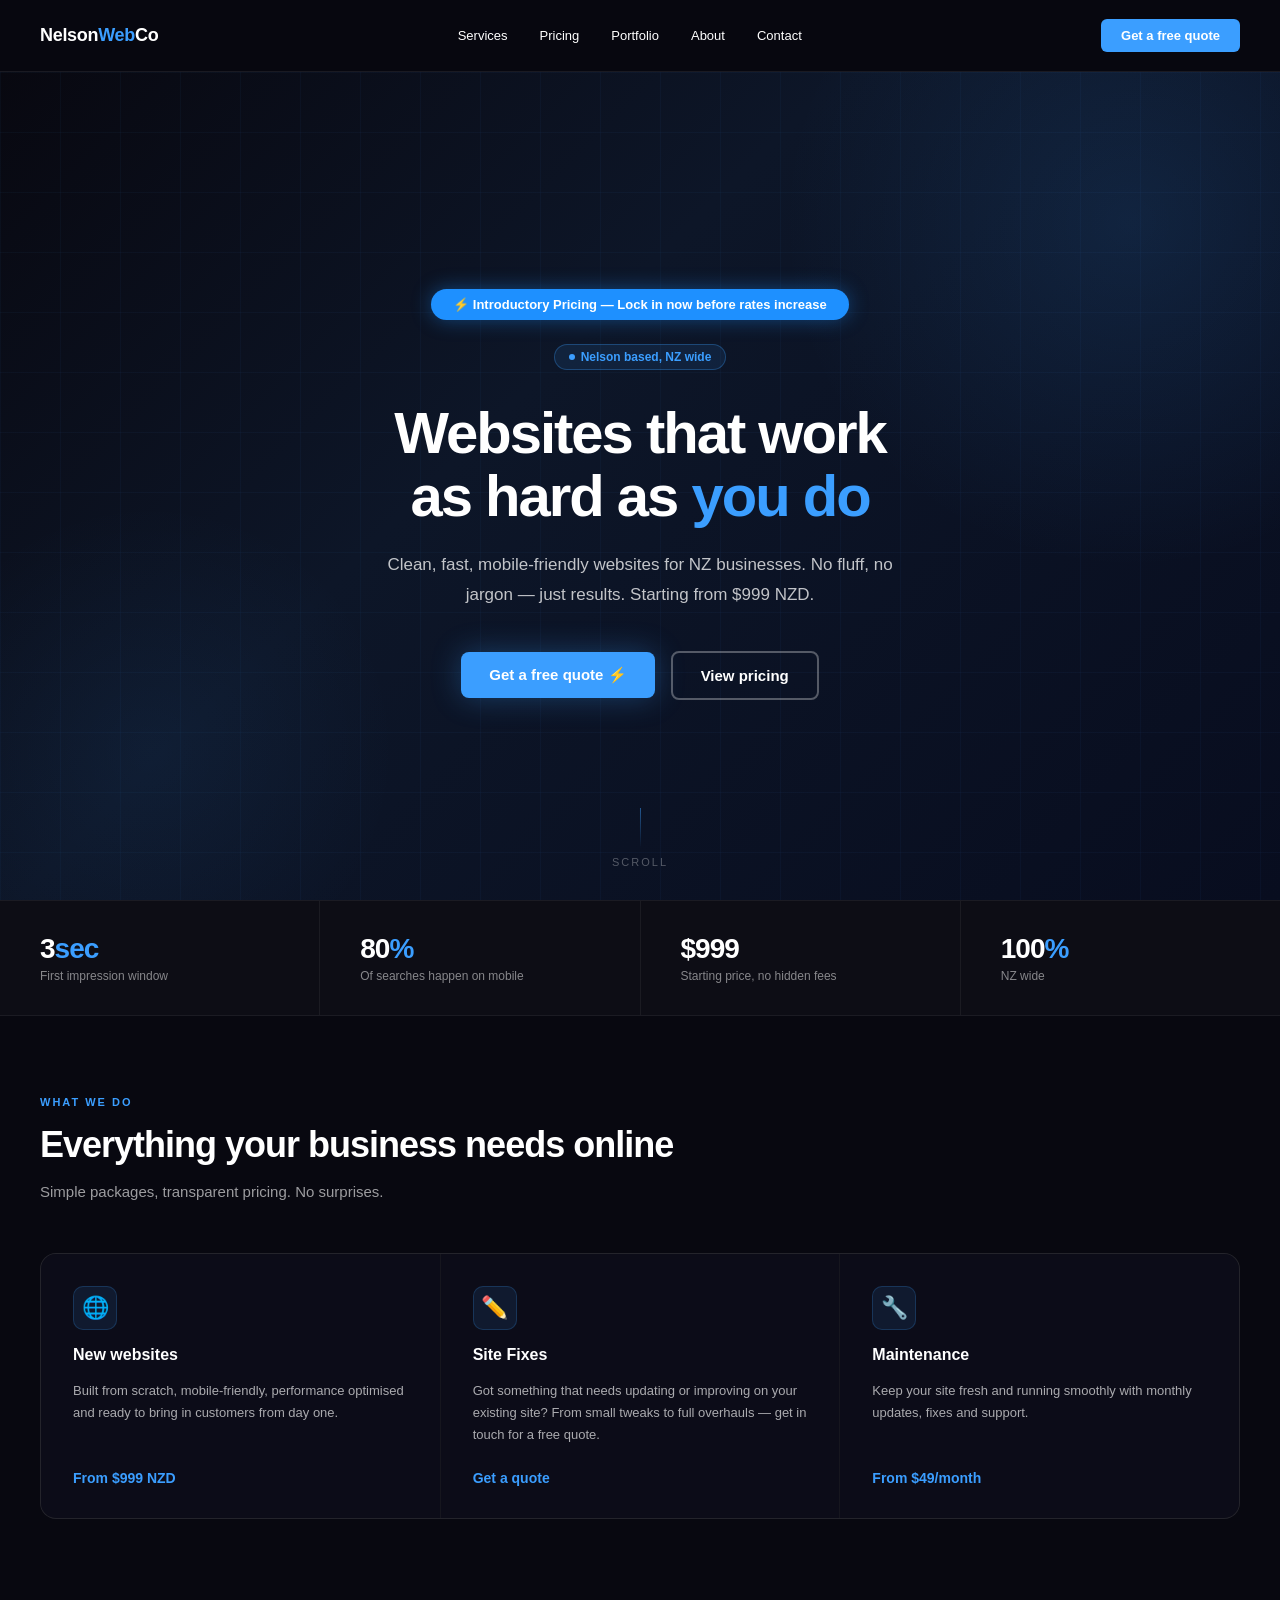
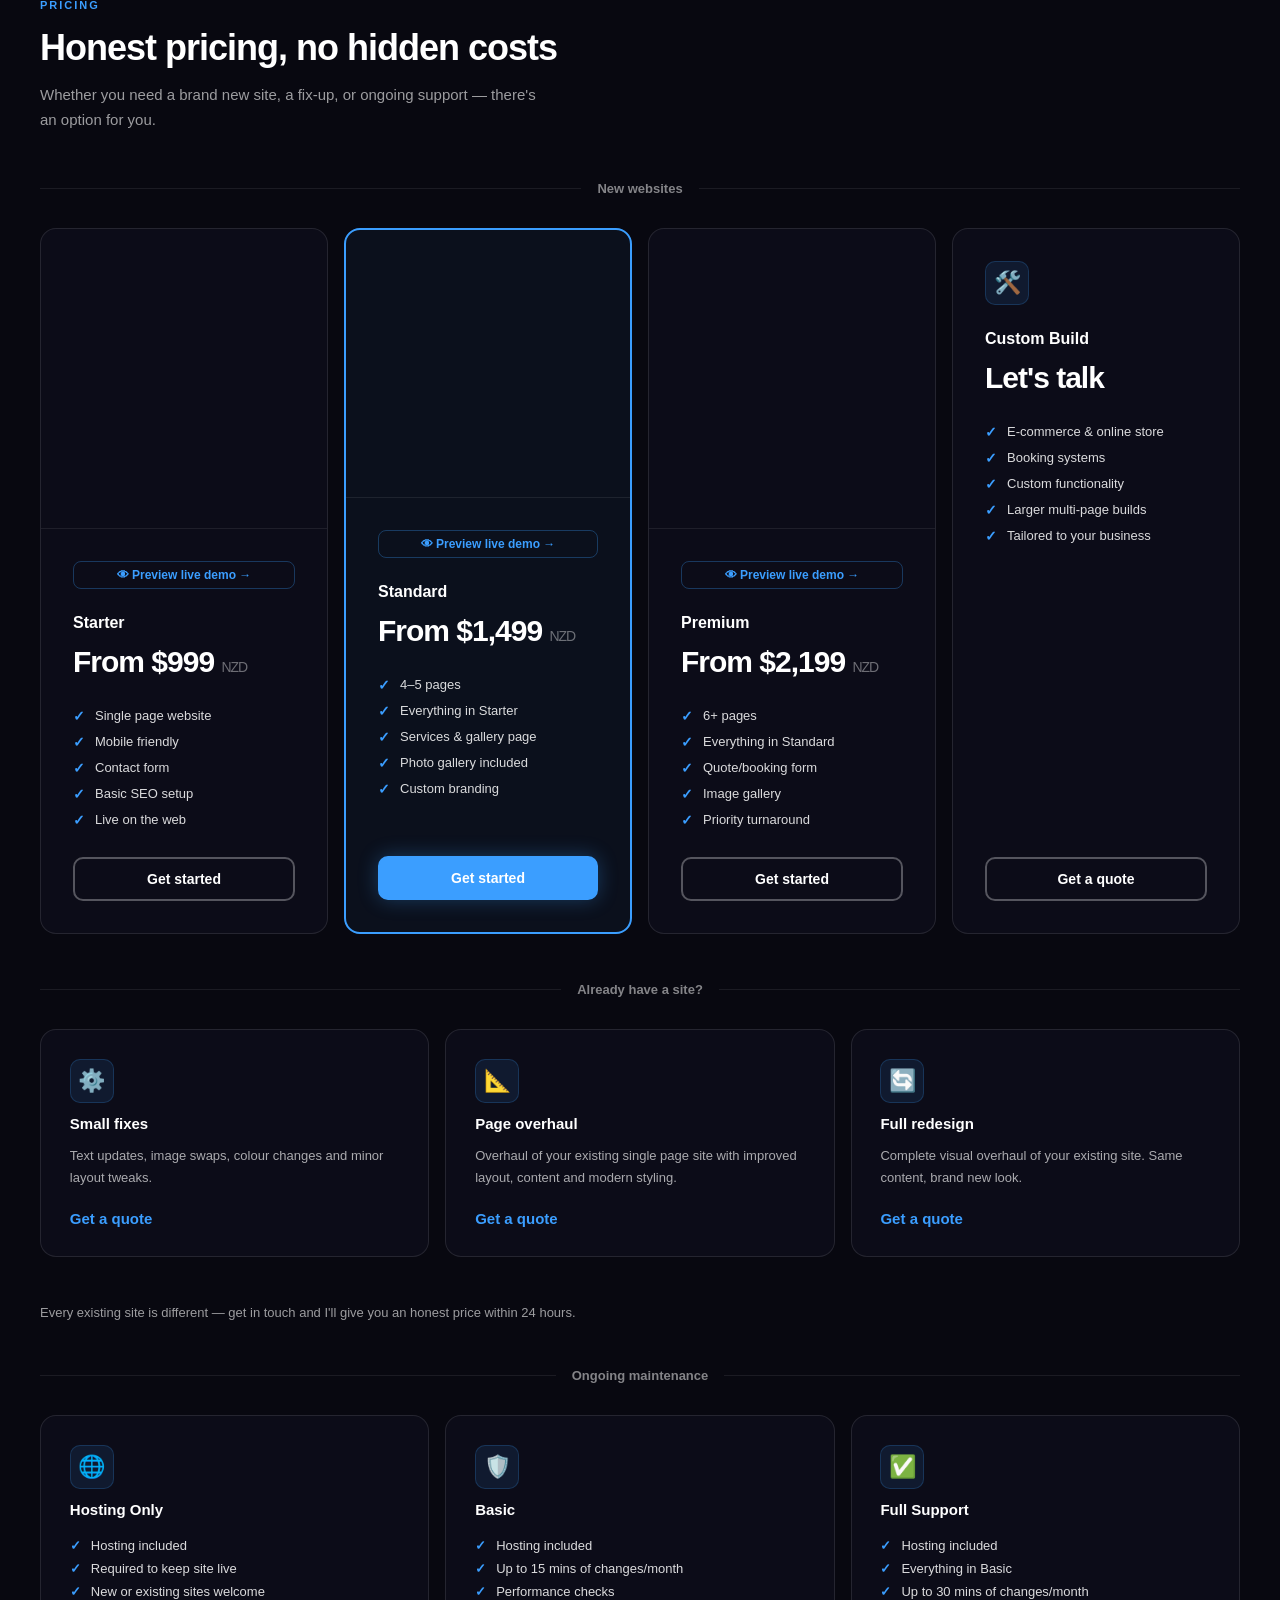
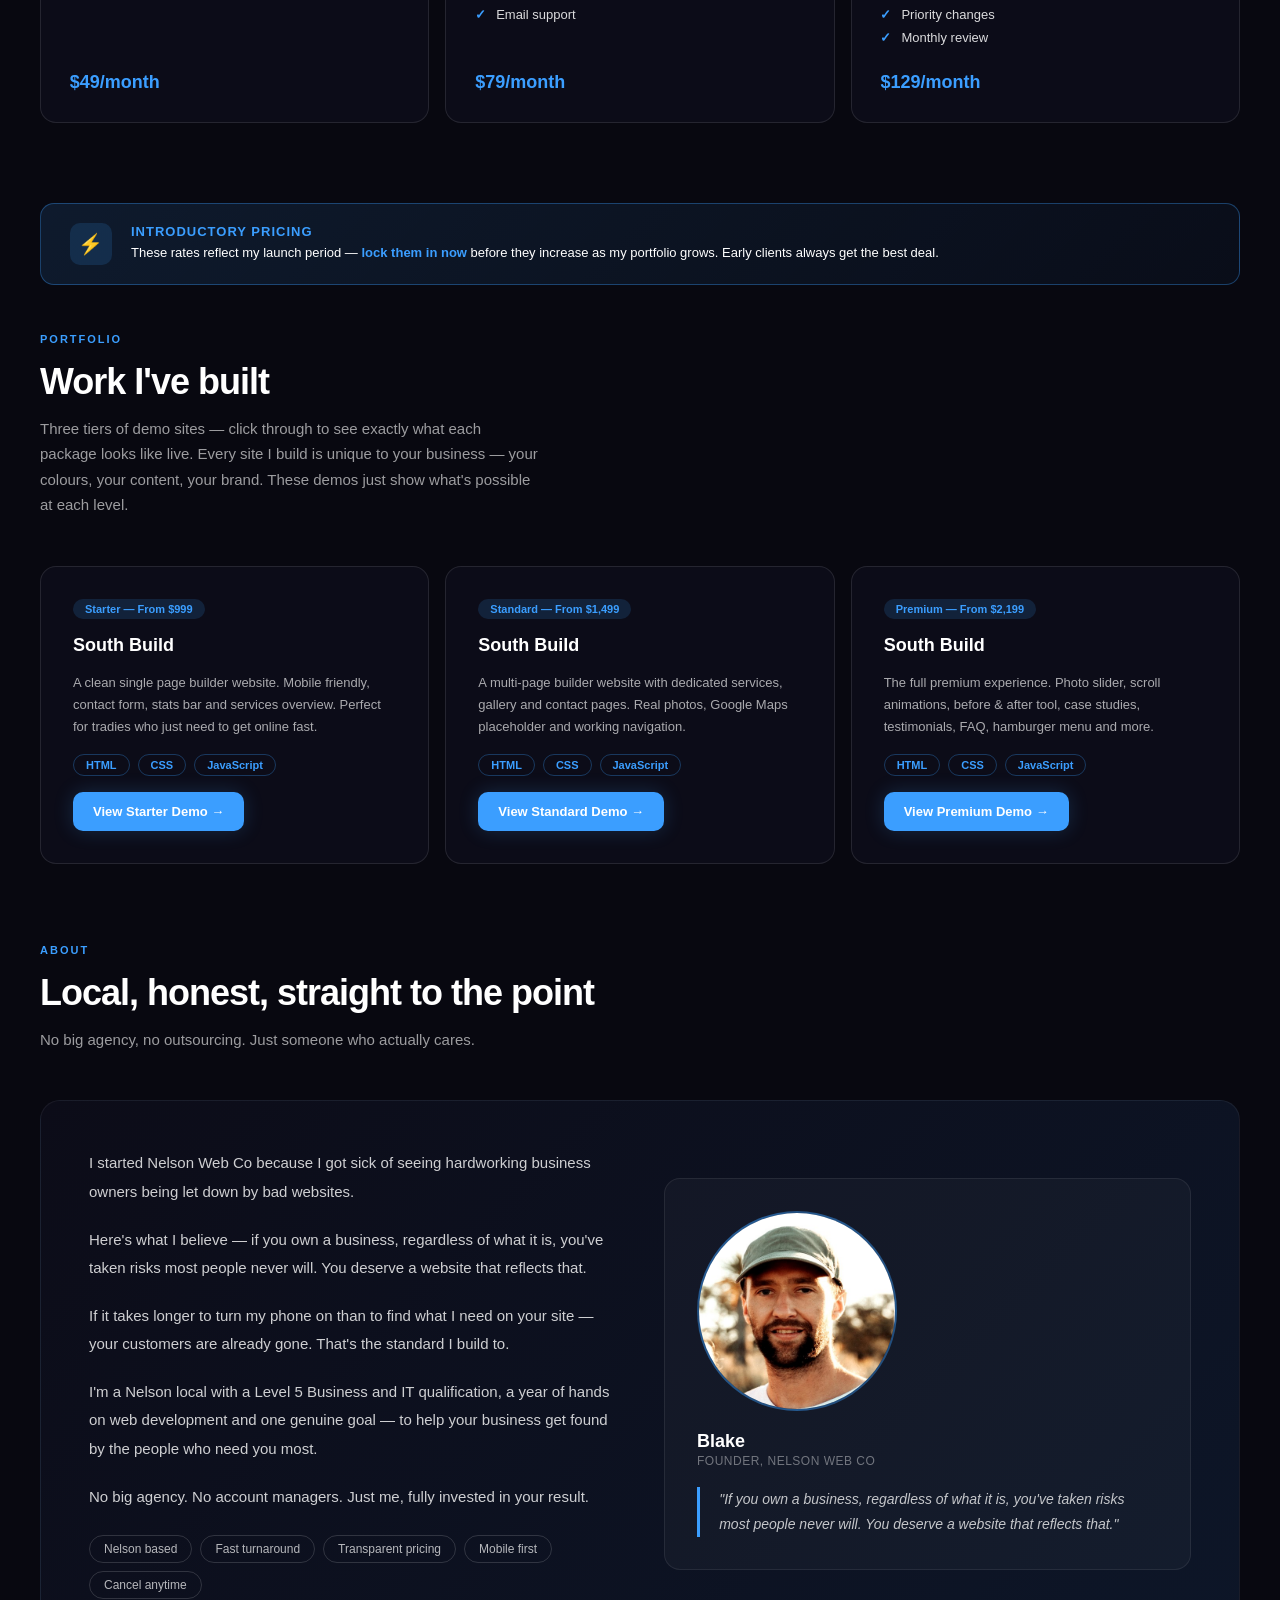
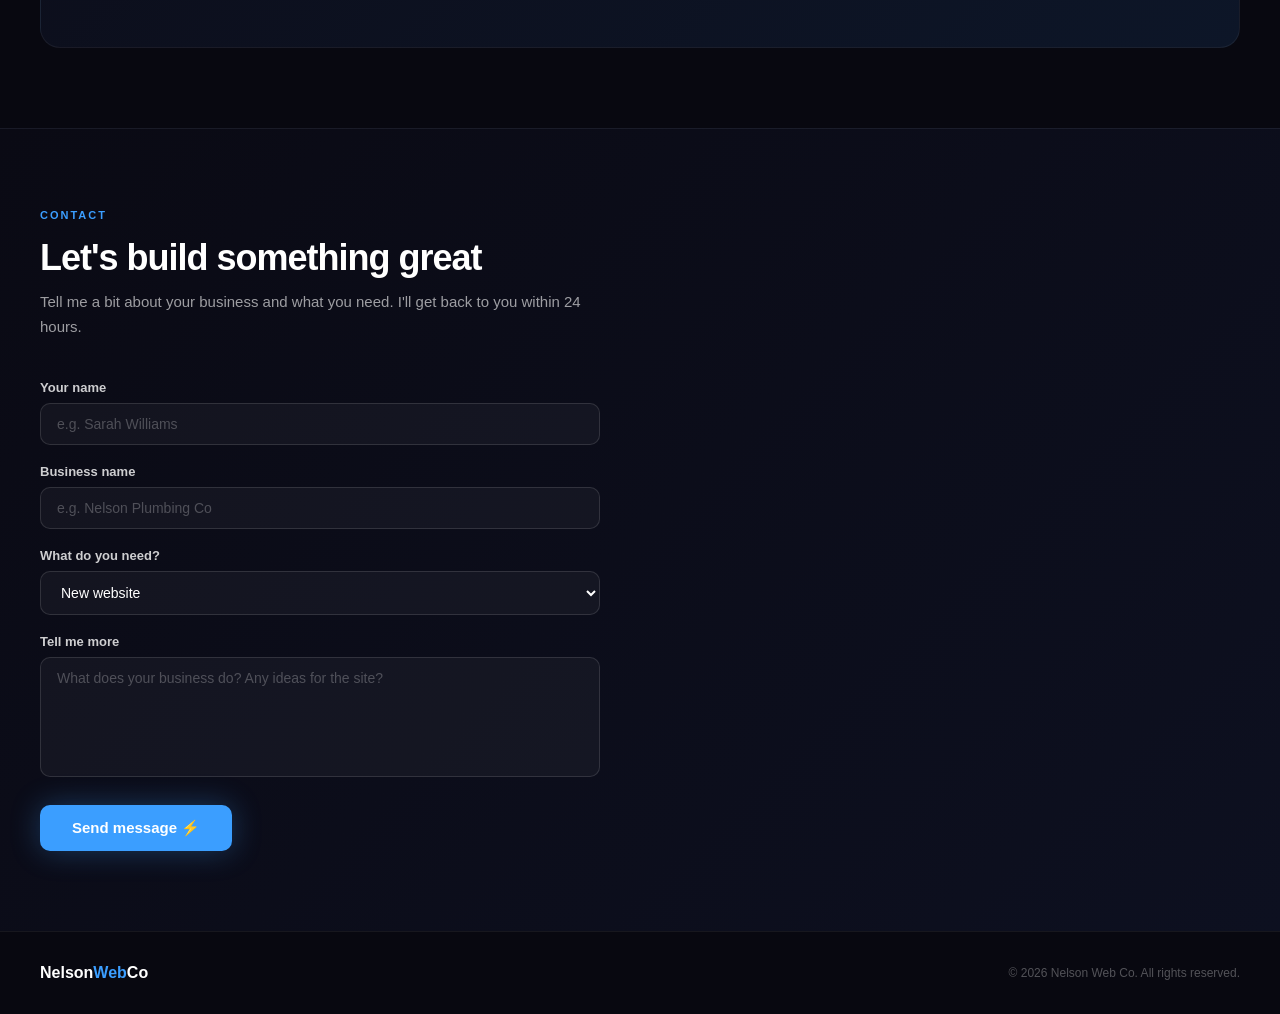
<file: nelson-web-co.html>
<!DOCTYPE html>
<html lang="en">
<head>
<meta charset="UTF-8">
<meta name="viewport" content="width=device-width, initial-scale=1.0">
<title>Nelson Web Co — Websites That Work As Hard As You Do</title>
<style>
  * { margin: 0; padding: 0; box-sizing: border-box; }
  body { background: #080810; color: #fff; font-family: -apple-system, BlinkMacSystemFont, 'Segoe UI', sans-serif; overflow-x: hidden; }

  /* NAV */
  .nav { display: flex; justify-content: space-between; align-items: center; padding: 1.2rem 2.5rem; border-bottom: 1px solid rgba(255,255,255,0.08); background: rgba(8,8,16,0.95); position: sticky; top: 0; z-index: 100; backdrop-filter: blur(10px); }
  .logo { font-size: 18px; font-weight: 700; color: #fff; letter-spacing: -0.3px; }
  .logo span { color: #3b9eff; }
  .nav-links { display: flex; gap: 2rem; }
  .nav-links a { font-size: 13px; color: #fff; text-decoration: none; cursor: pointer; transition: color 0.2s; }
  .nav-links a:hover { color: #3b9eff; }
  .nav-cta { background: #3b9eff; color: #fff; border: none; padding: 9px 20px; border-radius: 6px; font-size: 13px; cursor: pointer; font-weight: 700; transition: background 0.2s; }
  .nav-cta:hover { background: #2b8ef0; }

  /* HERO */
  .hero-wrapper { position: relative; min-height: 92vh; display: flex; align-items: center; overflow: hidden; }
  .hero-bg { position: absolute; inset: 0; background: linear-gradient(135deg, #080810 0%, #0d1628 40%, #080d1f 100%); }
  .hero-grid { position: absolute; inset: 0; background-image: linear-gradient(rgba(59,158,255,0.04) 1px, transparent 1px), linear-gradient(90deg, rgba(59,158,255,0.04) 1px, transparent 1px); background-size: 60px 60px; }
  .hero-glow { position: absolute; top: -200px; right: -200px; width: 700px; height: 700px; background: radial-gradient(circle, rgba(59,158,255,0.12) 0%, transparent 70%); pointer-events: none; }
  .hero-glow-2 { position: absolute; bottom: -100px; left: -100px; width: 500px; height: 500px; background: radial-gradient(circle, rgba(59,158,255,0.06) 0%, transparent 70%); pointer-events: none; }
  .hero-content { position: relative; z-index: 2; padding: 6rem 2.5rem 5rem; max-width: 780px; margin: 0 auto; text-align: center; }
  .badge { display: inline-flex; align-items: center; gap: 6px; background: rgba(59,158,255,0.1); border: 1px solid rgba(59,158,255,0.3); color: #3b9eff; font-size: 12px; padding: 5px 14px; border-radius: 20px; margin-bottom: 2rem; font-weight: 600; }
  .badge-dot { width: 6px; height: 6px; background: #3b9eff; border-radius: 50%; animation: pulse 2s infinite; }
  @keyframes pulse { 0%, 100% { opacity: 1; } 50% { opacity: 0.4; } }
  .hero-content h1 { font-size: 58px; font-weight: 800; line-height: 1.08; color: #fff; margin-bottom: 1.4rem; letter-spacing: -2px; }
  .hero-content h1 span { color: #3b9eff; }
  .hero-content p { font-size: 17px; color: rgba(255,255,255,0.75); line-height: 1.8; max-width: 520px; margin: 0 auto 2.5rem auto; }
  .hero-btns { display: flex; gap: 1rem; align-items: center; flex-wrap: wrap; justify-content: center; }
  .btn-primary { background: #3b9eff; color: #fff; border: none; padding: 14px 28px; border-radius: 8px; font-size: 15px; cursor: pointer; font-weight: 700; transition: all 0.2s; box-shadow: 0 0 30px rgba(59,158,255,0.3); }
  .btn-primary:hover { background: #2b8ef0; transform: translateY(-1px); box-shadow: 0 0 40px rgba(59,158,255,0.5); }
  .btn-secondary { background: transparent; color: #fff; border: 2px solid rgba(255,255,255,0.3); padding: 14px 28px; border-radius: 8px; font-size: 15px; cursor: pointer; font-weight: 700; transition: all 0.2s; }
  .btn-secondary:hover { border-color: #fff; }
  .hero-scroll { position: absolute; bottom: 2rem; left: 50%; transform: translateX(-50%); display: flex; flex-direction: column; align-items: center; gap: 8px; color: rgba(255,255,255,0.3); font-size: 11px; letter-spacing: 2px; text-transform: uppercase; }
  .scroll-line { width: 1px; height: 40px; background: linear-gradient(to bottom, rgba(59,158,255,0.5), transparent); animation: scrolldown 2s infinite; }
  @keyframes scrolldown { 0% { transform: scaleY(0); transform-origin: top; } 50% { transform: scaleY(1); transform-origin: top; } 51% { transform: scaleY(1); transform-origin: bottom; } 100% { transform: scaleY(0); transform-origin: bottom; } }

  /* STATS */
  .stats { display: flex; gap: 0; border-top: 1px solid rgba(255,255,255,0.06); border-bottom: 1px solid rgba(255,255,255,0.06); background: rgba(255,255,255,0.02); }
  .stat-item { flex: 1; padding: 2rem 2.5rem; border-right: 1px solid rgba(255,255,255,0.06); }
  .stat-item:last-child { border-right: none; }
  .stat-num { font-size: 28px; font-weight: 800; color: #fff; letter-spacing: -1px; }
  .stat-num span { color: #3b9eff; }
  .stat-label { font-size: 12px; color: rgba(255,255,255,0.5); margin-top: 4px; }

  /* SECTIONS */
  .section { padding: 5rem 2.5rem; }
  .section-label { font-size: 11px; color: #3b9eff; letter-spacing: 2px; text-transform: uppercase; margin-bottom: 1rem; font-weight: 700; }
  .section h2 { font-size: 36px; font-weight: 800; color: #fff; margin-bottom: 0.8rem; letter-spacing: -1px; }
  .section-sub { font-size: 15px; color: rgba(255,255,255,0.6); margin-bottom: 3rem; max-width: 500px; line-height: 1.7; }

  /* SERVICES */
  .services-grid { display: grid; grid-template-columns: repeat(3, 1fr); gap: 1px; background: rgba(255,255,255,0.06); border-radius: 16px; overflow: hidden; border: 1px solid rgba(255,255,255,0.06); }
  .service-card { background: #0c0c18; padding: 2rem; display: flex; flex-direction: column; gap: 1rem; transition: background 0.2s; }
  .service-card:hover { background: #0f0f20; }
  .service-icon { width: 44px; height: 44px; background: rgba(59,158,255,0.1); border-radius: 10px; display: flex; align-items: center; justify-content: center; font-size: 22px; border: 1px solid rgba(59,158,255,0.2); }
  .service-card h3 { font-size: 16px; font-weight: 700; color: #fff; }
  .service-card p { font-size: 13px; color: rgba(255,255,255,0.65); line-height: 1.7; }
  .service-price { font-size: 14px; color: #3b9eff; font-weight: 700; margin-top: auto; padding-top: 0.5rem; }

  /* PRICING */
  .pricing-grid { display: grid; grid-template-columns: repeat(4, 1fr); gap: 16px; margin-bottom: 3rem; }
  .pricing-card { background: #0c0c18; border: 1px solid rgba(255,255,255,0.1); border-radius: 16px; padding: 2rem; display: flex; flex-direction: column; gap: 0.8rem; transition: all 0.2s; overflow: hidden; }
  .pricing-card:hover { border-color: rgba(255,255,255,0.25); transform: translateY(-2px); }
  .pricing-card.featured { border: 2px solid #3b9eff; background: rgba(59,158,255,0.05); position: relative; padding-top: 0; overflow: hidden; }
  .pricing-badge { font-size: 11px; background: rgba(59,158,255,0.15); color: #3b9eff; padding: 4px 12px; border-radius: 20px; width: fit-content; margin-bottom: 0.4rem; font-weight: 700; letter-spacing: 0.5px; }
  .pricing-card h3 { font-size: 16px; font-weight: 700; color: #fff; }
  .pricing-amount { font-size: 30px; font-weight: 800; color: #fff; letter-spacing: -1px; }
  .pricing-amount small { font-size: 14px; color: rgba(255,255,255,0.4); font-weight: 400; }
  .pricing-features { list-style: none; display: flex; flex-direction: column; gap: 10px; margin: 1rem 0; }
  .pricing-features li { font-size: 13px; color: rgba(255,255,255,0.85); display: flex; align-items: center; gap: 10px; }
  .pricing-features li::before { content: "✓"; color: #3b9eff; font-weight: 800; font-size: 14px; }
  .pricing-btn { margin-top: auto; background: transparent; border: 2px solid rgba(255,255,255,0.3); color: #fff; padding: 12px; border-radius: 10px; font-size: 14px; font-weight: 700; cursor: pointer; text-align: center; transition: all 0.2s; }
  .pricing-preview { width: calc(100% + 4rem); margin-left: -2rem; margin-top: -2rem; height: 300px; overflow: hidden; position: relative; border-bottom: 1px solid rgba(255,255,255,0.08); margin-bottom: 1.2rem; border-radius: 16px 16px 0 0; }
  .pricing-preview iframe { width: 200%; height: 200%; transform: scale(0.5); transform-origin: top left; pointer-events: none; border: none; }
  .pricing-preview-overlay { position: absolute; inset: 0; background: transparent; cursor: pointer; }
  .pricing-demo-btn { display: block; text-align: center; font-size: 12px; color: #3b9eff; font-weight: 600; text-decoration: none; padding: 6px; border: 1px solid rgba(59,158,255,0.3); border-radius: 8px; margin-bottom: 0.8rem; transition: all 0.2s; }
  .pricing-demo-btn:hover { background: rgba(59,158,255,0.1); }
  .pricing-btn:hover { border-color: #3b9eff; color: #3b9eff; }
  .pricing-btn.featured-btn { background: #3b9eff; border-color: #3b9eff; color: #fff; box-shadow: 0 0 20px rgba(59,158,255,0.3); }
  .pricing-btn.featured-btn:hover { background: #2b8ef0; }

  /* DIVIDERS */
  .divider-label { display: flex; align-items: center; gap: 1rem; margin-bottom: 2rem; }
  .divider-label span { font-size: 13px; color: rgba(255,255,255,0.5); white-space: nowrap; font-weight: 600; }
  .divider-line { flex: 1; height: 1px; background: rgba(255,255,255,0.08); }

  /* MODS */
  .mods-grid { display: grid; grid-template-columns: repeat(3, 1fr); gap: 16px; margin-bottom: 3rem; }
  .mod-card { background: #0c0c18; border: 1px solid rgba(255,255,255,0.1); border-radius: 16px; padding: 1.8rem; display: flex; flex-direction: column; gap: 0.8rem; transition: all 0.2s; }
  .mod-card:hover { border-color: rgba(255,255,255,0.25); transform: translateY(-2px); }
  .mod-card h3 { font-size: 15px; font-weight: 700; color: #fff; }
  .mod-card p { font-size: 13px; color: rgba(255,255,255,0.65); line-height: 1.7; }
  .mod-price { font-size: 15px; color: #3b9eff; font-weight: 700; margin-top: 0.5rem; }

  /* MAINTENANCE */
  .maint-grid { display: grid; grid-template-columns: repeat(3, 1fr); gap: 16px; }
  .maint-card { background: #0c0c18; border: 1px solid rgba(255,255,255,0.1); border-radius: 16px; padding: 1.8rem; display: flex; flex-direction: column; gap: 0.8rem; transition: all 0.2s; }
  .maint-card:hover { border-color: rgba(255,255,255,0.25); transform: translateY(-2px); }
  .maint-card h3 { font-size: 15px; font-weight: 700; color: #fff; }
  .maint-features { list-style: none; display: flex; flex-direction: column; gap: 8px; margin: 0.4rem 0; }
  .maint-features li { font-size: 13px; color: rgba(255,255,255,0.85); display: flex; align-items: center; gap: 10px; }
  .maint-features li::before { content: "✓"; color: #3b9eff; font-weight: 800; }
  .maint-price { font-size: 18px; color: #3b9eff; font-weight: 700; margin-top: auto; padding-top: 0.5rem; }
  .rebrand-note { font-size: 13px; color: rgba(255,255,255,0.6); margin-bottom: 3rem; }
  .rebrand-note a { color: #3b9eff; text-decoration: none; font-weight: 700; }

  /* PORTFOLIO */
  .portfolio-grid { display: grid; grid-template-columns: repeat(3, 1fr); gap: 16px; }
  .portfolio-card { background: #0c0c18; border: 1px solid rgba(255,255,255,0.1); border-radius: 16px; padding: 2rem; display: flex; flex-direction: column; gap: 1rem; transition: all 0.2s; }
  .portfolio-card:hover { border-color: #3b9eff; transform: translateY(-2px); }
  .portfolio-placeholder { border-style: dashed; }
  .portfolio-tag { font-size: 11px; background: rgba(59,158,255,0.15); color: #3b9eff; padding: 4px 12px; border-radius: 20px; width: fit-content; font-weight: 700; }
  .portfolio-card h3 { font-size: 18px; font-weight: 700; color: #fff; }
  .portfolio-card p { font-size: 13px; color: rgba(255,255,255,0.65); line-height: 1.7; }
  .portfolio-tech { display: flex; gap: 8px; flex-wrap: wrap; }
  .portfolio-tech span { font-size: 11px; color: #3b9eff; border: 1px solid rgba(59,158,255,0.3); padding: 4px 12px; border-radius: 20px; font-weight: 600; }
  .portfolio-btn { margin-top: auto; background: #3b9eff; color: #fff; border: none; padding: 12px 20px; border-radius: 10px; font-size: 13px; font-weight: 700; cursor: pointer; text-decoration: none; display: inline-block; width: fit-content; transition: all 0.2s; box-shadow: 0 0 20px rgba(59,158,255,0.2); }
  .portfolio-btn:hover { background: #2b8ef0; transform: translateY(-1px); }

  /* ABOUT */
  .about-wrapper { background: linear-gradient(135deg, #0c0c18 0%, #0d1628 100%); border-radius: 20px; padding: 3rem; border: 1px solid rgba(255,255,255,0.06); }
  .about-grid { display: grid; grid-template-columns: 1fr 1fr; gap: 3rem; align-items: center; }
  .about-text p { font-size: 15px; color: rgba(255,255,255,0.8); line-height: 1.9; margin-bottom: 1.2rem; }
  .about-pills { display: flex; flex-wrap: wrap; gap: 8px; margin-top: 1.5rem; }
  .pill { font-size: 12px; color: rgba(255,255,255,0.7); border: 1px solid rgba(255,255,255,0.15); padding: 6px 14px; border-radius: 20px; transition: all 0.2s; }
  .pill:hover { border-color: #3b9eff; color: #3b9eff; }
  .about-card { background: rgba(255,255,255,0.03); border: 1px solid rgba(255,255,255,0.08); border-radius: 16px; padding: 2rem; display: flex; flex-direction: column; gap: 1.2rem; }
  .about-avatar { width: 60px; height: 60px; border-radius: 50%; background: linear-gradient(135deg, rgba(59,158,255,0.3), rgba(59,158,255,0.1)); display: flex; align-items: center; justify-content: center; font-size: 24px; font-weight: 800; color: #3b9eff; border: 2px solid rgba(59,158,255,0.3); }
  .about-name { font-size: 18px; font-weight: 700; color: #fff; }
  .about-role { font-size: 12px; color: rgba(255,255,255,0.4); margin-top: 2px; letter-spacing: 0.5px; text-transform: uppercase; }
  .about-quote { font-size: 14px; color: rgba(255,255,255,0.75); line-height: 1.8; font-style: italic; border-left: 3px solid #3b9eff; padding-left: 1.2rem; }

  /* CONTACT */
  .contact-section { padding: 5rem 2.5rem; background: linear-gradient(135deg, #0a0a14 0%, #0d1020 100%); border-top: 1px solid rgba(255,255,255,0.06); }
  .contact-inner { max-width: 560px; }
  .contact-inner h2 { font-size: 36px; font-weight: 800; color: #fff; margin-bottom: 0.6rem; letter-spacing: -1px; }
  .contact-inner p { font-size: 15px; color: rgba(255,255,255,0.6); margin-bottom: 2.5rem; line-height: 1.7; }
  .form-group { display: flex; flex-direction: column; gap: 8px; margin-bottom: 1.2rem; }
  .form-group label { font-size: 13px; color: rgba(255,255,255,0.8); font-weight: 700; }
  .form-group input, .form-group textarea, .form-group select { background: rgba(255,255,255,0.04); border: 1px solid rgba(255,255,255,0.12); border-radius: 10px; padding: 12px 16px; color: #fff; font-size: 14px; font-family: inherit; outline: none; width: 100%; transition: border-color 0.2s; }
  .form-group input:focus, .form-group textarea:focus, .form-group select:focus { border-color: #3b9eff; }
  .form-group input::placeholder, .form-group textarea::placeholder { color: rgba(255,255,255,0.25); }
  .form-group textarea { height: 120px; resize: none; }
  .form-group select option { background: #0c0c18; color: #fff; }
  .submit-btn { background: #3b9eff; color: #fff; border: none; padding: 14px 32px; border-radius: 10px; font-size: 15px; cursor: pointer; font-weight: 700; margin-top: 0.5rem; transition: all 0.2s; box-shadow: 0 0 30px rgba(59,158,255,0.3); }
  .submit-btn:hover { background: #2b8ef0; transform: translateY(-1px); box-shadow: 0 0 40px rgba(59,158,255,0.5); }

  /* FOOTER */
  .footer { padding: 2rem 2.5rem; border-top: 1px solid rgba(255,255,255,0.06); display: flex; justify-content: space-between; align-items: center; }
  .footer-logo { font-size: 16px; color: #fff; font-weight: 700; }
  .footer-logo span { color: #3b9eff; }
  .footer-copy { font-size: 12px; color: rgba(255,255,255,0.3); }

  /* MOBILE */
  @media (max-width: 768px) {
    .hero-content h1 { font-size: 36px; }
    .nav-links { display: none; }
    .stats { flex-wrap: wrap; }
    .stat-item { min-width: 45%; border-right: none; border-bottom: 1px solid rgba(255,255,255,0.06); }
    .services-grid { grid-template-columns: 1fr; }
    .pricing-grid { grid-template-columns: 1fr; }
    .mods-grid { grid-template-columns: 1fr; }
    .maint-grid { grid-template-columns: 1fr; }
    .portfolio-grid { grid-template-columns: 1fr; }
    .about-grid { grid-template-columns: 1fr; }
    .about-wrapper { padding: 2rem; }
    .footer { flex-direction: column; gap: 1rem; text-align: center; }
  }
</style>
</head>
<body>

<nav class="nav">
  <div class="logo">Nelson<span>Web</span>Co</div>
  <div class="nav-links">
    <a href="#services">Services</a>
    <a href="#pricing">Pricing</a>
    <a href="#portfolio">Portfolio</a>
    <a href="#about">About</a>
    <a href="#contact">Contact</a>
  </div>
  <button class="nav-cta" onclick="document.getElementById('contact').scrollIntoView({behavior:'smooth'})">Get a free quote</button>
</nav>

<div class="hero-wrapper">
  <div class="hero-bg"></div>
  <div class="hero-grid"></div>
  <div class="hero-glow"></div>
  <div class="hero-glow-2"></div>
  <div class="hero-content">
    <div style="width:100%;text-align:center;margin-bottom:1.5rem;">
      <div style="display:inline-flex;align-items:center;gap:8px;background:#1e90ff;color:#fff;font-size:13px;padding:8px 22px;border-radius:30px;font-weight:700;box-shadow:0 0 20px rgba(30,144,255,0.4);">⚡ Introductory Pricing — Lock in now before rates increase</div>
    </div>
    <div class="badge"><div class="badge-dot"></div> Nelson based, NZ wide</div>
    <h1>Websites that work<br>as hard as <span>you do</span></h1>
    <p>Clean, fast, mobile-friendly websites for NZ businesses. No fluff, no jargon — just results. Starting from $999 NZD.</p>
    <div class="hero-btns">
      <button class="btn-primary" onclick="document.getElementById('contact').scrollIntoView({behavior:'smooth'})">Get a free quote ⚡</button>
      <button class="btn-secondary" onclick="document.getElementById('pricing').scrollIntoView({behavior:'smooth'})">View pricing</button>
    </div>
  </div>
  <div class="hero-scroll"><div class="scroll-line"></div>scroll</div>
</div>

<div class="stats">
  <div class="stat-item"><div class="stat-num">3<span>sec</span></div><div class="stat-label">First impression window</div></div>
  <div class="stat-item"><div class="stat-num">80<span>%</span></div><div class="stat-label">Of searches happen on mobile</div></div>
  <div class="stat-item"><div class="stat-num">$999</div><div class="stat-label">Starting price, no hidden fees</div></div>
  <div class="stat-item"><div class="stat-num">100<span>%</span></div><div class="stat-label">NZ wide</div></div>
</div>

<div class="section" id="services">
  <div class="section-label">What we do</div>
  <h2>Everything your business needs online</h2>
  <p class="section-sub">Simple packages, transparent pricing. No surprises.</p>
  <div class="services-grid">
    <div class="service-card">
      <div class="service-icon">🌐</div>
      <h3>New websites</h3>
      <p>Built from scratch, mobile-friendly, performance optimised and ready to bring in customers from day one.</p>
      <div class="service-price" style="cursor:pointer;" onclick="document.getElementById('contact').scrollIntoView({behavior:'smooth'})">From $999 NZD</div>
    </div>
    <div class="service-card">
      <div class="service-icon">✏️</div>
      <h3>Site Fixes</h3>
      <p>Got something that needs updating or improving on your existing site? From small tweaks to full overhauls — get in touch for a free quote.</p>
      <div class="service-price" style="cursor:pointer;" onclick="document.getElementById('contact').scrollIntoView({behavior:'smooth'})">Get a quote</div>
    </div>
    <div class="service-card">
      <div class="service-icon">🔧</div>
      <h3>Maintenance</h3>
      <p>Keep your site fresh and running smoothly with monthly updates, fixes and support.</p>
      <div class="service-price" style="cursor:pointer;" onclick="document.getElementById('contact').scrollIntoView({behavior:'smooth'})">From $49/month</div>
    </div>
  </div>
</div>

<div class="section" id="pricing" style="padding-top: 0;">
  <div class="section-label">Pricing</div>
  <h2>Honest pricing, no hidden costs</h2>
  <p class="section-sub">Whether you need a brand new site, a fix-up, or ongoing support — there's an option for you.</p>

  <div class="divider-label"><div class="divider-line"></div><span>New websites</span><div class="divider-line"></div></div>
  <div class="pricing-grid">
    <div class="pricing-card">
      <div class="pricing-preview">
        <iframe src="https://south-build-starter.vercel.app" scrolling="no" loading="lazy"></iframe>
        <a href="https://south-build-starter.vercel.app" target="_blank" class="pricing-preview-overlay"></a>
      </div>
      <a href="https://south-build-starter.vercel.app" target="_blank" class="pricing-demo-btn">👁 Preview live demo →</a>
      <h3>Starter</h3>
      <div class="pricing-amount">From $999 <small>NZD</small></div>
      <ul class="pricing-features">
        <li>Single page website</li>
        <li>Mobile friendly</li>
        <li>Contact form</li>
        <li>Basic SEO setup</li>
        <li>Live on the web</li>
      </ul>
      <div class="pricing-btn" onclick="document.getElementById('contact').scrollIntoView({behavior:'smooth'})">Get started</div>
    </div>
    <div class="pricing-card featured">
      <div class="pricing-preview">
        <iframe src="https://south-build-standard.vercel.app" scrolling="no" loading="lazy"></iframe>
        <a href="https://south-build-standard.vercel.app" target="_blank" class="pricing-preview-overlay"></a>
        <div class="pricing-badge" style="position:absolute;top:12px;left:12px;z-index:2;">Recommended</div>
      </div>
      <a href="https://south-build-standard.vercel.app" target="_blank" class="pricing-demo-btn">👁 Preview live demo →</a>
      <h3>Standard</h3>
      <div class="pricing-amount">From $1,499 <small>NZD</small></div>
      <ul class="pricing-features">
        <li>4–5 pages</li>
        <li>Everything in Starter</li>
        <li>Services & gallery page</li>
        <li>Photo gallery included</li>
        <li>Custom branding</li>
      </ul>
      <div class="pricing-btn featured-btn" onclick="document.getElementById('contact').scrollIntoView({behavior:'smooth'})">Get started</div>
    </div>
    <div class="pricing-card">
      <div class="pricing-preview">
        <iframe src="https://south-build-premium.vercel.app" scrolling="no" loading="lazy"></iframe>
        <a href="https://south-build-premium.vercel.app" target="_blank" class="pricing-preview-overlay"></a>
      </div>
      <a href="https://south-build-premium.vercel.app" target="_blank" class="pricing-demo-btn">👁 Preview live demo →</a>
      <h3>Premium</h3>
      <div class="pricing-amount">From $2,199 <small>NZD</small></div>
      <ul class="pricing-features">
        <li>6+ pages</li>
        <li>Everything in Standard</li>
        <li>Quote/booking form</li>
        <li>Image gallery</li>
        <li>Priority turnaround</li>
      </ul>
      <div class="pricing-btn" onclick="document.getElementById('contact').scrollIntoView({behavior:'smooth'})">Get started</div>
    </div>
    <div class="pricing-card">
      <div style="width:44px;height:44px;background:rgba(59,158,255,0.1);border-radius:10px;display:flex;align-items:center;justify-content:center;font-size:22px;border:1px solid rgba(59,158,255,0.2);margin-bottom:0.8rem;">🛠️</div>
      <h3>Custom Build</h3>
      <div class="pricing-amount">Let's talk <small></small></div>
      <ul class="pricing-features">
        <li>E-commerce & online store</li>
        <li>Booking systems</li>
        <li>Custom functionality</li>
        <li>Larger multi-page builds</li>
        <li>Tailored to your business</li>
      </ul>
      <div class="pricing-btn" onclick="document.getElementById('contact').scrollIntoView({behavior:'smooth'})">Get a quote</div>
    </div>
  </div>

  <div class="divider-label"><div class="divider-line"></div><span>Already have a site?</span><div class="divider-line"></div></div>
  <div class="mods-grid">
    <div class="mod-card">
      <div class="service-icon">⚙️</div>
      <h3>Small fixes</h3>
      <p>Text updates, image swaps, colour changes and minor layout tweaks.</p>
      <div class="mod-price" style="cursor:pointer;" onclick="document.getElementById('contact').scrollIntoView({behavior:'smooth'})">Get a quote</div>
    </div>
    <div class="mod-card">
      <div class="service-icon">📐</div>
      <h3>Page overhaul</h3>
      <p>Overhaul of your existing single page site with improved layout, content and modern styling.</p>
      <div class="mod-price" style="cursor:pointer;" onclick="document.getElementById('contact').scrollIntoView({behavior:'smooth'})">Get a quote</div>
    </div>
    <div class="mod-card">
      <div class="service-icon">🔄</div>
      <h3>Full redesign</h3>
      <p>Complete visual overhaul of your existing site. Same content, brand new look.</p>
      <div class="mod-price" style="cursor:pointer;" onclick="document.getElementById('contact').scrollIntoView({behavior:'smooth'})">Get a quote</div>
    </div>
  </div>
  <p class="rebrand-note">Every existing site is different — get in touch and I'll give you an honest price within 24 hours.</p>

  <div class="divider-label"><div class="divider-line"></div><span>Ongoing maintenance</span><div class="divider-line"></div></div>
  <div class="maint-grid">
    <div class="maint-card">
      <div class="service-icon">🌐</div>
      <h3>Hosting Only</h3>
      <ul class="maint-features">
        <li>Hosting included</li>
        <li>Required to keep site live</li>
        <li>New or existing sites welcome</li>
      </ul>
      <div class="maint-price" style="cursor:pointer;" onclick="document.getElementById('contact').scrollIntoView({behavior:'smooth'})">$49/month</div>
    </div>
    <div class="maint-card">
      <div class="service-icon">🛡️</div>
      <h3>Basic</h3>
      <ul class="maint-features">
        <li>Hosting included</li>
        <li>Up to 15 mins of changes/month</li>
        <li>Performance checks</li>
        <li>Email support</li>
      </ul>
      <div class="maint-price" style="cursor:pointer;" onclick="document.getElementById('contact').scrollIntoView({behavior:'smooth'})">$79/month</div>
    </div>
    <div class="maint-card">
      <div class="service-icon">✅</div>
      <h3>Full Support</h3>
      <ul class="maint-features">
        <li>Hosting included</li>
        <li>Everything in Basic</li>
        <li>Up to 30 mins of changes/month</li>
        <li>Priority changes</li>
        <li>Monthly review</li>
      </ul>
      <div class="maint-price" style="cursor:pointer;" onclick="document.getElementById('contact').scrollIntoView({behavior:'smooth'})">$129/month</div>
    </div>
  </div>
</div>

<div style="margin: 0 2.5rem 3rem; background: linear-gradient(135deg, rgba(59,158,255,0.12), rgba(59,158,255,0.04)); border: 1px solid rgba(59,158,255,0.35); border-radius: 14px; padding: 1.2rem 1.8rem; display: flex; align-items: center; gap: 1.2rem;">
  <div style="width: 42px; height: 42px; background: rgba(59,158,255,0.15); border-radius: 10px; display: flex; align-items: center; justify-content: center; font-size: 20px; flex-shrink: 0;">⚡</div>
  <div>
    <div style="font-size: 13px; font-weight: 700; color: #3b9eff; margin-bottom: 4px; text-transform: uppercase; letter-spacing: 1px;">Introductory Pricing</div>
    <div style="font-size: 13px; color: #fff; line-height: 1.6;">These rates reflect my launch period — <strong style="color: #3b9eff;">lock them in now</strong> before they increase as my portfolio grows. Early clients always get the best deal.</div>
  </div>
</div>

<div class="section" id="portfolio" style="padding-top: 0;">
  <div class="section-label">Portfolio</div>
  <h2>Work I've built</h2>
  <p class="section-sub">Three tiers of demo sites — click through to see exactly what each package looks like live. Every site I build is unique to your business — your colours, your content, your brand. These demos just show what's possible at each level.</p>
  <div class="portfolio-grid">
    <div class="portfolio-card fade-up">
      <div class="portfolio-tag">Starter — From $999</div>
      <h3>South Build</h3>
      <p>A clean single page builder website. Mobile friendly, contact form, stats bar and services overview. Perfect for tradies who just need to get online fast.</p>
      <div class="portfolio-tech">
        <span>HTML</span>
        <span>CSS</span>
        <span>JavaScript</span>
      </div>
      <a href="https://south-build-starter.vercel.app" target="_blank" class="portfolio-btn">View Starter Demo →</a>
    </div>
    <div class="portfolio-card fade-up">
      <div class="portfolio-tag">Standard — From $1,499</div>
      <h3>South Build</h3>
      <p>A multi-page builder website with dedicated services, gallery and contact pages. Real photos, Google Maps placeholder and working navigation.</p>
      <div class="portfolio-tech">
        <span>HTML</span>
        <span>CSS</span>
        <span>JavaScript</span>
      </div>
      <a href="https://south-build-standard.vercel.app" target="_blank" class="portfolio-btn">View Standard Demo →</a>
    </div>
    <div class="portfolio-card fade-up">
      <div class="portfolio-tag">Premium — From $2,199</div>
      <h3>South Build</h3>
      <p>The full premium experience. Photo slider, scroll animations, before & after tool, case studies, testimonials, FAQ, hamburger menu and more.</p>
      <div class="portfolio-tech">
        <span>HTML</span>
        <span>CSS</span>
        <span>JavaScript</span>
      </div>
      <a href="https://south-build-premium.vercel.app" target="_blank" class="portfolio-btn">View Premium Demo →</a>
    </div>
  </div>
</div>

<div class="section" id="about" style="padding-top: 0;">
  <div class="section-label">About</div>
  <h2>Local, honest, straight to the point</h2>
  <p class="section-sub">No big agency, no outsourcing. Just someone who actually cares.</p>
  <div class="about-wrapper">
    <div class="about-grid">
      <div class="about-text">
        <p>I started Nelson Web Co because I got sick of seeing hardworking business owners being let down by bad websites.</p>
        <p>Here's what I believe — if you own a business, regardless of what it is, you've taken risks most people never will. You deserve a website that reflects that.</p>
        <p>If it takes longer to turn my phone on than to find what I need on your site — your customers are already gone. That's the standard I build to.</p>
        <p>I'm a Nelson local with a Level 5 Business and IT qualification, a year of hands on web development and one genuine goal — to help your business get found by the people who need you most.</p>
        <p>No big agency. No account managers. Just me, fully invested in your result.</p>
        <div class="about-pills">
          <div class="pill">Nelson based</div>
          <div class="pill">Fast turnaround</div>
          <div class="pill">Transparent pricing</div>
          <div class="pill">Mobile first</div>
          <div class="pill">Cancel anytime</div>
        </div>
      </div>
      <div class="about-card">
        <div class="about-avatar" style="width:200px;height:200px;border-radius:50%;overflow:hidden;padding:0;border:2px solid rgba(59,158,255,0.3);"><img src="[data-uri]" style="width:100%;height:100%;object-fit:cover;object-position:center center;" /></div>
        <div>
          <div class="about-name">Blake</div>
          <div class="about-role">Founder, Nelson Web Co</div>
        </div>
        <div class="about-quote">"If you own a business, regardless of what it is, you've taken risks most people never will. You deserve a website that reflects that."</div>
      </div>
    </div>
  </div>
</div>

<div class="contact-section" id="contact">
  <div class="contact-inner">
    <div class="section-label">Contact</div>
    <h2>Let's build something great</h2>
    <p>Tell me a bit about your business and what you need. I'll get back to you within 24 hours.</p>
    <div class="form-group"><label>Your name</label><input type="text" placeholder="e.g. Sarah Williams" /></div>
    <div class="form-group"><label>Business name</label><input type="text" placeholder="e.g. Nelson Plumbing Co" /></div>
    <div class="form-group"><label>What do you need?</label>
      <select>
        <option>New website</option>
        <option>Redesign existing site</option>
        <option>Small fixes</option>
        <option>Monthly maintenance</option>
        <option>Custom / large project</option>
        <option>Not sure yet</option>
      </select>
    </div>
    <div class="form-group"><label>Tell me more</label><textarea placeholder="What does your business do? Any ideas for the site?"></textarea></div>
    <button class="submit-btn">Send message ⚡</button>
  </div>
</div>

<div class="footer">
  <div class="footer-logo">Nelson<span>Web</span>Co</div>
  <div class="footer-copy">© 2026 Nelson Web Co. All rights reserved.</div>
</div>

</body>
</html>
</file>
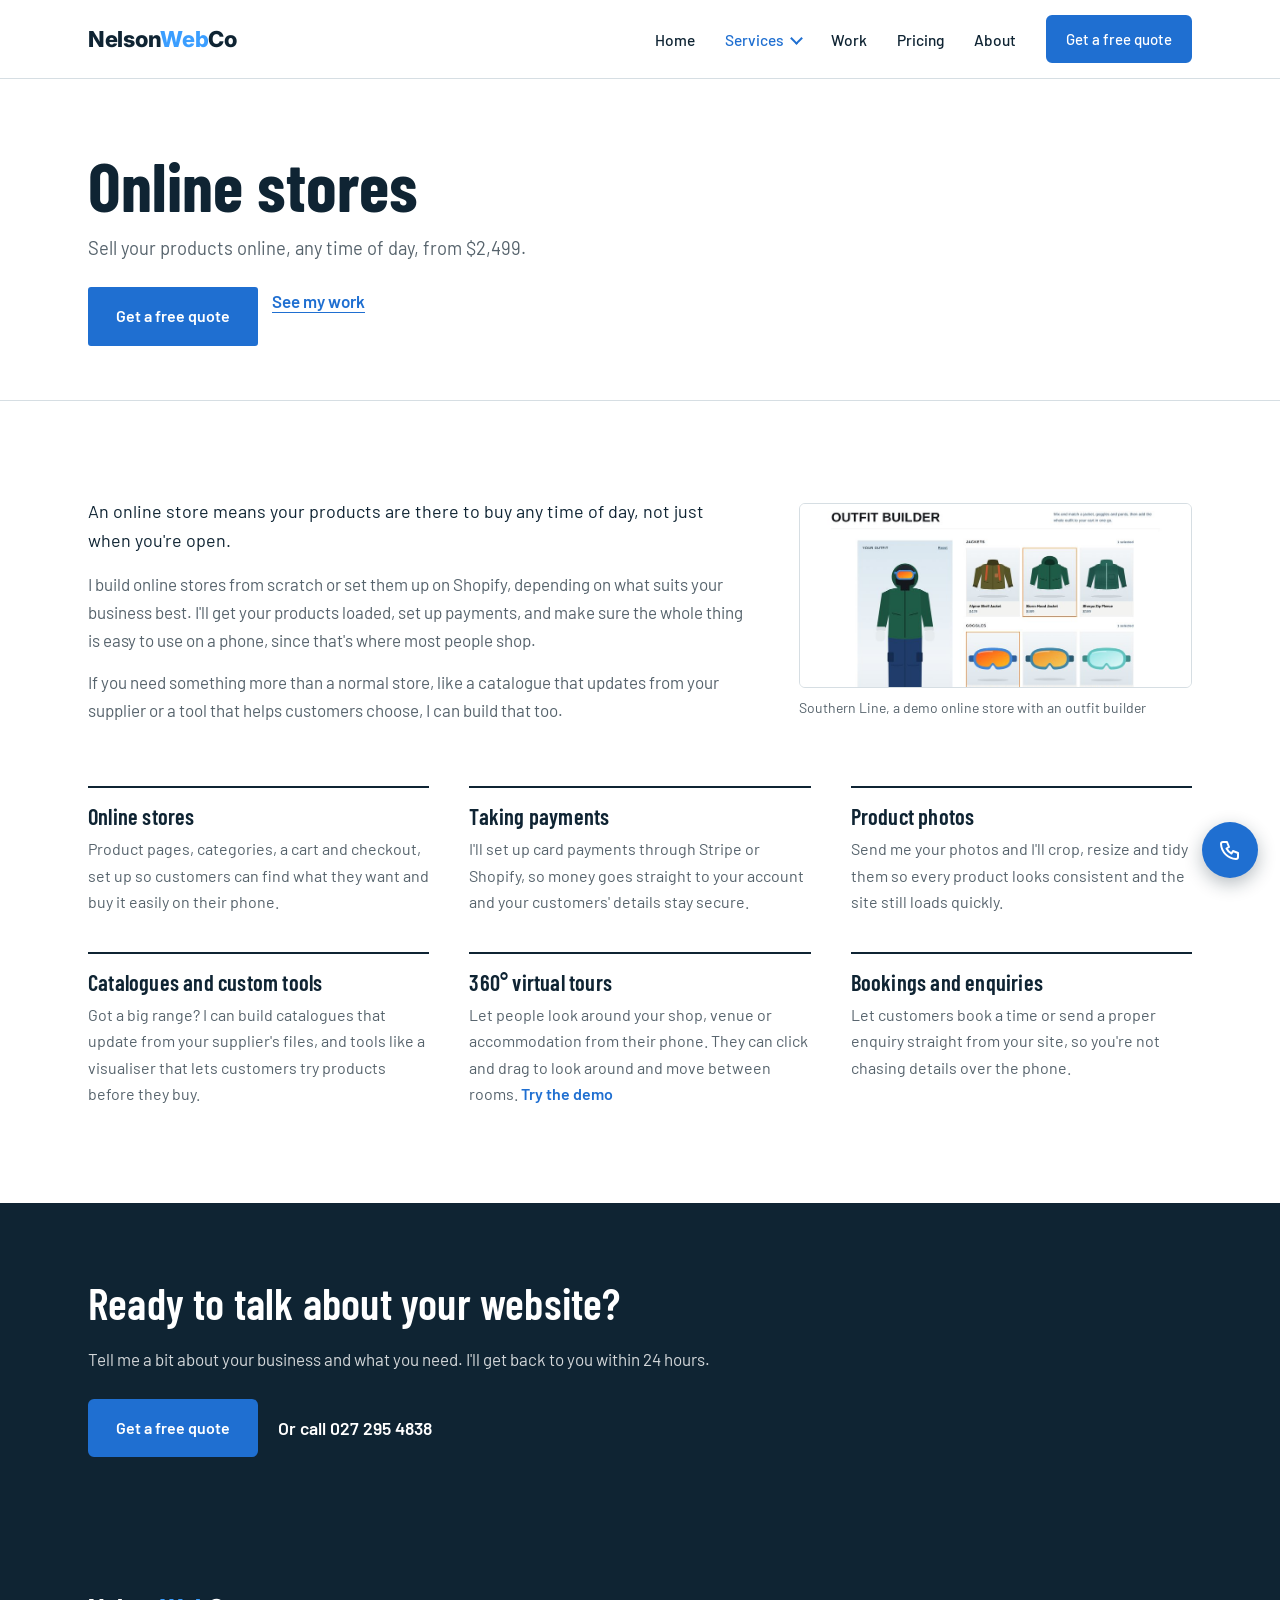
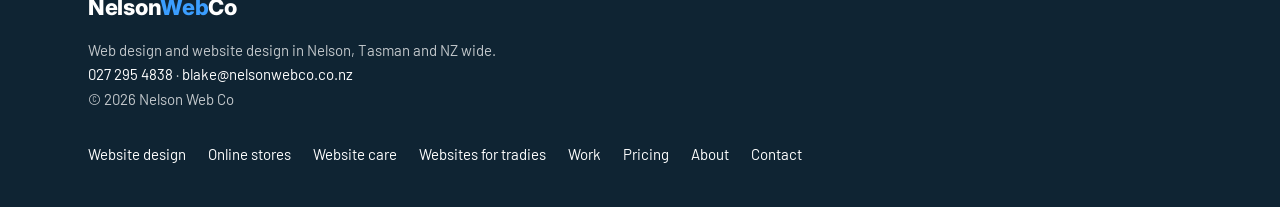
<file: online-stores-nelson.html>
<!DOCTYPE html>
<html lang="en">
<head>
<meta charset="UTF-8">
<meta name="google-site-verification" content="HaGPNc2p8Zy20Klq8-xdVHNBs4ULUk2R-k86jiQSSO0" />
<script async src="https://www.googletagmanager.com/gtag/js?id=G-174FRW5CZJ"></script>
<script>
  window.dataLayer = window.dataLayer || [];
  function gtag(){dataLayer.push(arguments);}
  gtag('js', new Date());
  gtag('config', 'G-174FRW5CZJ');
</script>
<meta name="viewport" content="width=device-width, initial-scale=1.0">
<title>Online Stores Nelson | Ecommerce Websites | Nelson Web Co</title>
<meta name="description" content="Online stores built in Nelson. Product pages, Stripe or Shopify payments, product photos, catalogues, 360° virtual tours and bookings. From $2,499.">
<meta property="og:title" content="Online Stores Nelson | Ecommerce Websites | Nelson Web Co">
<meta property="og:description" content="Online stores built in Nelson. Product pages, Stripe or Shopify payments, product photos, catalogues, 360° virtual tours and bookings. From $2,499.">
<meta property="og:type" content="website">
<meta property="og:url" content="https://nelsonwebco.co.nz/online-stores-nelson.html">
<meta property="og:image" content="https://nelsonwebco.co.nz/images/hero-tahuna.jpg">
<link rel="canonical" href="https://nelsonwebco.co.nz/online-stores-nelson.html" />
<link rel="preconnect" href="https://fonts.googleapis.com">
<link rel="preconnect" href="https://fonts.gstatic.com" crossorigin>
<link href="https://fonts.googleapis.com/css2?family=Barlow+Condensed:wght@500;600;700&family=Barlow:wght@400;500;600&family=Inter:wght@800&display=swap" rel="stylesheet">
<link rel="stylesheet" href="styles.css">

</head>
<body>

<header class="nav solid" id="nav">
  <div class="wrap">
    <a href="index.html" class="logo" aria-label="Nelson Web Co home">Nelson<span>Web</span>Co</a>
    <button class="menu-btn" id="menuBtn" aria-label="Open menu" aria-expanded="false">
      <svg width="26" height="26" viewBox="0 0 24 24" fill="none" stroke="currentColor" stroke-width="2" stroke-linecap="round"><path d="M4 7h16M4 12h16M4 17h16"/></svg>
    </button>
    <ul class="nav-links" id="navLinks">
      <li><a href="index.html">Home</a></li>
      <li class="has-sub"><a href="web-design-nelson.html" class="sub-toggle" aria-current="page">Services</a>
        <ul class="sub">
          <li><a href="web-design-nelson.html">Website design</a></li>
          <li><a href="online-stores-nelson.html" aria-current="page">Online stores</a></li>
          <li><a href="website-care-nelson.html">Website care and hosting</a></li>
          <li><a href="web-design-for-tradies-nelson.html">Websites for tradies</a></li>
        </ul>
      </li>
      <li><a href="demos.html">Work</a></li>
      <li><a href="pricing.html">Pricing</a></li>
      <li><a href="about.html">About</a></li>
      <li><a href="contact.html" class="btn">Get a free quote</a></li>
    </ul>
  </div>
</header>

<main>
  <div class="banner plain">
    <div class="banner-inner">
      <div class="banner-box">
        <h1>Online stores</h1>
        <p>Sell your products online, any time of day, from $2,499.</p>
      </div>
      <div class="actions">
        <a class="btn" href="contact.html">Get a free quote</a>
        <a class="more" href="demos.html">See my work</a>
      </div>
    </div>
  </div>

  <section>
    <div class="wrap">
    <div class="svc-intro">
      <div>
        <p class="lead">An online store means your products are there to buy any time of day, not just when you're open.</p>
        <p>I build online stores from scratch or set them up on Shopify, depending on what suits your business best. I'll get your products loaded, set up payments, and make sure the whole thing is easy to use on a phone, since that's where most people shop.</p>
        <p>If you need something more than a normal store, like a catalogue that updates from your supplier or a tool that helps customers choose, I can build that too.</p>
      </div>
      <figure class="svc-pic"><img src="images/work/southern-line.jpg" alt="Southern Line online store demo" loading="lazy"><figcaption>Southern Line, a demo online store with an outfit builder</figcaption></figure>
    </div>
    <div class="svc-grid">
        <div class="svc"><h3>Online stores</h3><p>Product pages, categories, a cart and checkout, set up so customers can find what they want and buy it easily on their phone.</p></div>
        <div class="svc"><h3>Taking payments</h3><p>I'll set up card payments through Stripe or Shopify, so money goes straight to your account and your customers' details stay secure.</p></div>
        <div class="svc"><h3>Product photos</h3><p>Send me your photos and I'll crop, resize and tidy them so every product looks consistent and the site still loads quickly.</p></div>
        <div class="svc"><h3>Catalogues and custom tools</h3><p>Got a big range? I can build catalogues that update from your supplier's files, and tools like a visualiser that lets customers try products before they buy.</p></div>
        <div class="svc"><h3>360° virtual tours</h3><p>Let people look around your shop, venue or accommodation from their phone. They can click and drag to look around and move between rooms. <a href="https://luxury-hotel-tour-website.vercel.app/" target="_blank" rel="noopener">Try the demo</a></p></div>
        <div class="svc"><h3>Bookings and enquiries</h3><p>Let customers book a time or send a proper enquiry straight from your site, so you're not chasing details over the phone.</p></div>
    </div>
  </div>

  </section>
  <section class="cta-band">
    <div class="wrap">
      <h2>Ready to talk about your website?</h2>
      <p>Tell me a bit about your business and what you need. I'll get back to you within 24 hours.</p>
      <div class="actions"><a href="contact.html" class="btn">Get a free quote</a><a href="tel:0272954838" class="phone-link">Or call 027 295 4838</a></div>
    </div>
  </section>
</main>

<footer>
  <div class="wrap">
    <div>
      <a href="index.html" class="logo">Nelson<span>Web</span>Co</a>
      <p style="margin-top:12px;">Web design and website design in Nelson, Tasman and NZ wide.<br><a href="tel:0272954838">027 295 4838</a> · <a href="mailto:blake@nelsonwebco.co.nz">blake@nelsonwebco.co.nz</a><br>© <span id="yr">2026</span> Nelson Web Co</p>
    </div>
    <nav aria-label="Footer">
      <a href="web-design-nelson.html">Website design</a><a href="online-stores-nelson.html">Online stores</a><a href="website-care-nelson.html">Website care</a><a href="web-design-for-tradies-nelson.html">Websites for tradies</a><a href="demos.html">Work</a><a href="pricing.html">Pricing</a><a href="about.html">About</a><a href="contact.html">Contact</a>
    </nav>
  </div>
</footer>

<button class="top-btn" id="topBtn" aria-label="Back to top">
  <svg width="22" height="22" viewBox="0 0 24 24" fill="none" stroke="currentColor" stroke-width="2.2" stroke-linecap="round" stroke-linejoin="round"><path d="M12 19V5M5 12l7-7 7 7"/></svg>
</button>
<a class="call-fab" href="tel:0272954838" aria-label="Call Blake">
  <svg width="24" height="24" viewBox="0 0 24 24" fill="none" stroke="currentColor" stroke-width="2" stroke-linecap="round" stroke-linejoin="round"><path d="M5 4h4l2 5-2.5 1.5a11 11 0 0 0 5 5L15 13l5 2v4a2 2 0 0 1-2 2A16 16 0 0 1 3 6a2 2 0 0 1 2-2z"/></svg>
</a>
<script src="site.js"></script>
</body>
</html>
</file>
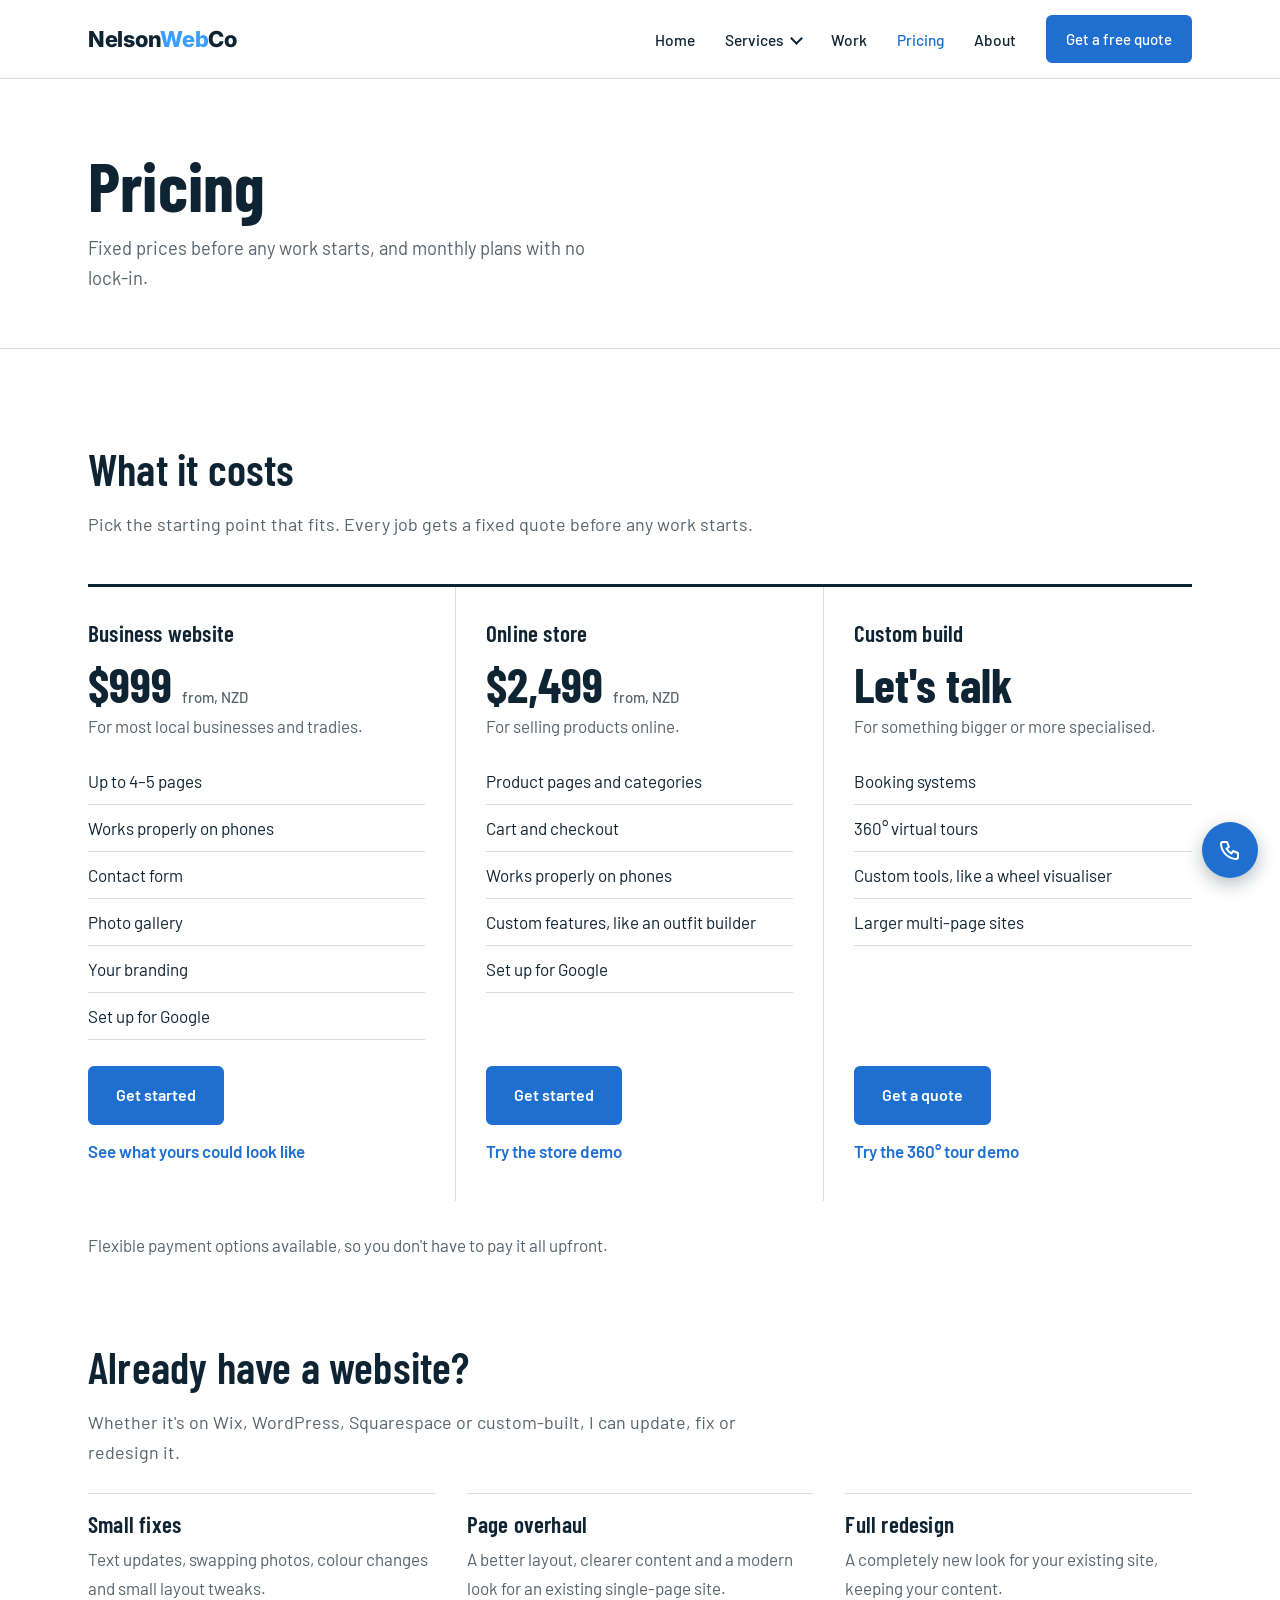
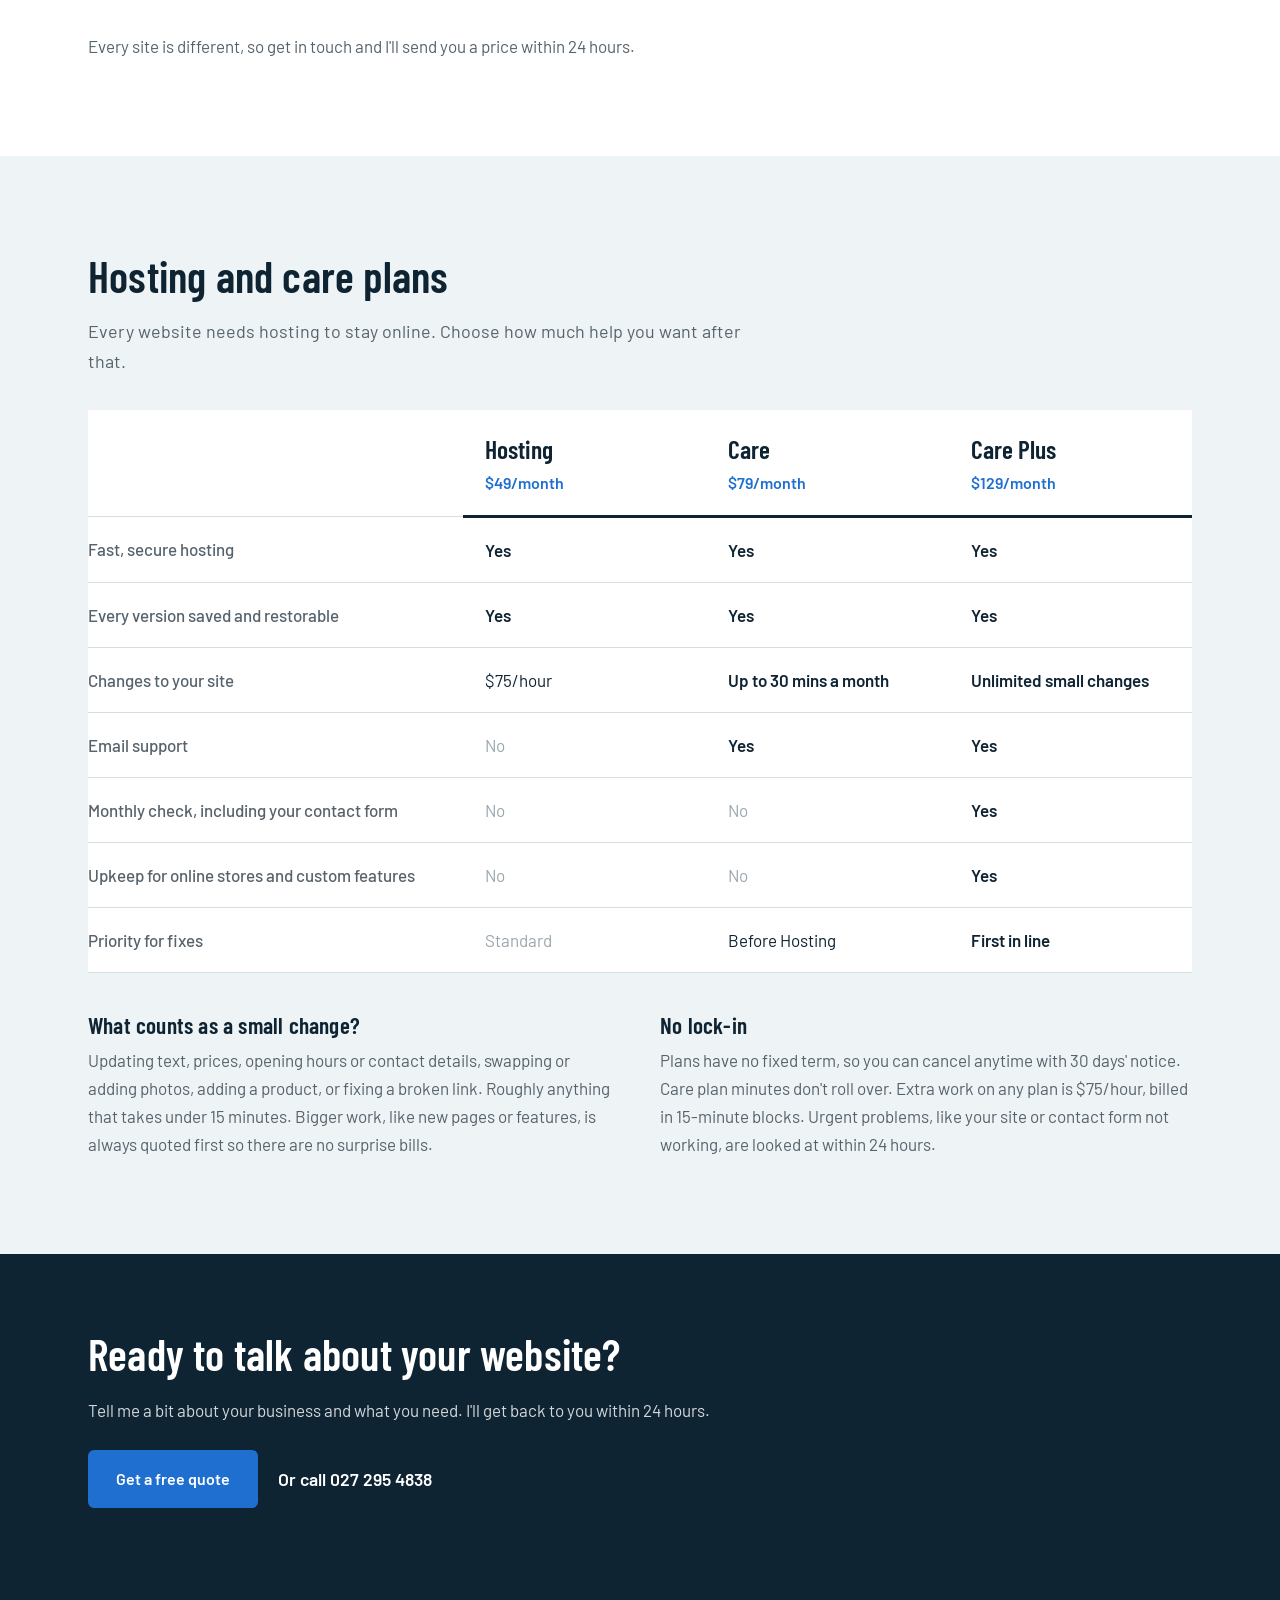
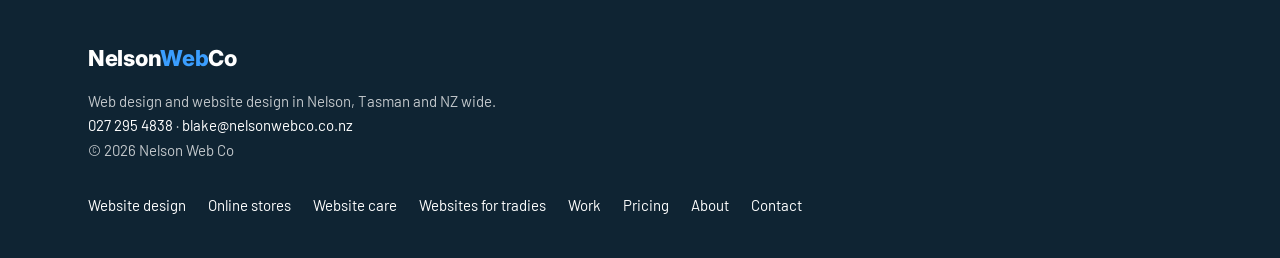
<file: pricing.html>
<!DOCTYPE html>
<html lang="en">
<head>
<meta charset="UTF-8">
<meta name="google-site-verification" content="HaGPNc2p8Zy20Klq8-xdVHNBs4ULUk2R-k86jiQSSO0" />
<script async src="https://www.googletagmanager.com/gtag/js?id=G-174FRW5CZJ"></script>
<script>
  window.dataLayer = window.dataLayer || [];
  function gtag(){dataLayer.push(arguments);}
  gtag('js', new Date());
  gtag('config', 'G-174FRW5CZJ');
</script>
<meta name="viewport" content="width=device-width, initial-scale=1.0">
<title>Website Pricing Nelson | Websites From $999 | Nelson Web Co</title>
<meta name="description" content="Website prices in Nelson: business websites from $999, online stores from $2,499, plus hosting from $49/month and care plans. Fixed quotes, no lock-in.">
<meta property="og:title" content="Website Pricing Nelson | Websites From $999 | Nelson Web Co">
<meta property="og:description" content="Website prices in Nelson: business websites from $999, online stores from $2,499, plus hosting from $49/month and care plans. Fixed quotes, no lock-in.">
<meta property="og:type" content="website">
<meta property="og:url" content="https://nelsonwebco.co.nz/pricing.html">
<meta property="og:image" content="https://nelsonwebco.co.nz/images/hero-tahuna.jpg">
<link rel="canonical" href="https://nelsonwebco.co.nz/pricing.html" />
<link rel="preconnect" href="https://fonts.googleapis.com">
<link rel="preconnect" href="https://fonts.gstatic.com" crossorigin>
<link href="https://fonts.googleapis.com/css2?family=Barlow+Condensed:wght@500;600;700&family=Barlow:wght@400;500;600&family=Inter:wght@800&display=swap" rel="stylesheet">
<link rel="stylesheet" href="styles.css">

</head>
<body>

<header class="nav solid" id="nav">
  <div class="wrap">
    <a href="index.html" class="logo" aria-label="Nelson Web Co home">Nelson<span>Web</span>Co</a>
    <button class="menu-btn" id="menuBtn" aria-label="Open menu" aria-expanded="false">
      <svg width="26" height="26" viewBox="0 0 24 24" fill="none" stroke="currentColor" stroke-width="2" stroke-linecap="round"><path d="M4 7h16M4 12h16M4 17h16"/></svg>
    </button>
    <ul class="nav-links" id="navLinks">
      <li><a href="index.html">Home</a></li>
      <li class="has-sub"><a href="web-design-nelson.html" class="sub-toggle">Services</a>
        <ul class="sub">
          <li><a href="web-design-nelson.html">Website design</a></li>
          <li><a href="online-stores-nelson.html">Online stores</a></li>
          <li><a href="website-care-nelson.html">Website care and hosting</a></li>
          <li><a href="web-design-for-tradies-nelson.html">Websites for tradies</a></li>
        </ul>
      </li>
      <li><a href="demos.html">Work</a></li>
      <li><a href="pricing.html" aria-current="page">Pricing</a></li>
      <li><a href="about.html">About</a></li>
      <li><a href="contact.html" class="btn">Get a free quote</a></li>
    </ul>
  </div>
</header>

<main>
  <div class="banner plain">
    <div class="banner-inner">
      <div class="banner-box">
        <h1>Pricing</h1>
        <p>Fixed prices before any work starts, and monthly plans with no lock-in.</p>
      </div>
    </div>
  </div>
<section id="pricing">
  <div class="wrap">
    <h2>What it costs</h2>
    <p class="lead">Pick the starting point that fits. Every job gets a fixed quote before any work starts.</p>
    <div class="price-cols">
      <div class="price">
        <h3>Business website</h3>
        <div class="amount">$999 <small>from, NZD</small></div>
        <p class="for">For most local businesses and tradies.</p>
        <ul>
          <li>Up to 4–5 pages</li>
          <li>Works properly on phones</li>
          <li>Contact form</li>
          <li>Photo gallery</li>
          <li>Your branding</li>
          <li>Set up for Google</li>
        </ul>
        <div class="links"><a href="contact.html" class="btn">Get started</a><a href="demos.html" class="small">See what yours could look like</a></div>
      </div>
      <div class="price">
        <h3>Online store</h3>
        <div class="amount">$2,499 <small>from, NZD</small></div>
        <p class="for">For selling products online.</p>
        <ul>
          <li>Product pages and categories</li>
          <li>Cart and checkout</li>
          <li>Works properly on phones</li>
          <li>Custom features, like an outfit builder</li>
          <li>Set up for Google</li>
        </ul>
        <div class="links"><a href="contact.html" class="btn">Get started</a><a href="https://southern-line-site-ecommerce.vercel.app/" target="_blank" rel="noopener" class="small">Try the store demo</a></div>
      </div>
      <div class="price">
        <h3>Custom build</h3>
        <div class="amount">Let's talk</div>
        <p class="for">For something bigger or more specialised.</p>
        <ul>
          <li>Booking systems</li>
          <li>360° virtual tours</li>
          <li>Custom tools, like a wheel visualiser</li>
          <li>Larger multi-page sites</li>
        </ul>
        <div class="links"><a href="contact.html" class="btn">Get a quote</a><a href="https://luxury-hotel-tour-website.vercel.app/" target="_blank" rel="noopener" class="small">Try the 360° tour demo</a></div>
      </div>
    </div>
    <p class="note">Flexible payment options available, so you don't have to pay it all upfront.</p>

    <h2 class="subhead">Already have a website?</h2>
    <p class="lead">Whether it's on Wix, WordPress, Squarespace or custom-built, I can update, fix or redesign it.</p>
    <div class="existing">
      <div><h3>Small fixes</h3><p>Text updates, swapping photos, colour changes and small layout tweaks.</p></div>
      <div><h3>Page overhaul</h3><p>A better layout, clearer content and a modern look for an existing single-page site.</p></div>
      <div><h3>Full redesign</h3><p>A completely new look for your existing site, keeping your content.</p></div>
    </div>
    <p class="note">Every site is different, so get in touch and I'll send you a price within 24 hours.</p>
  </div>
</section>

<section class="mist" id="plans">
  <div class="wrap">
    <h2>Hosting and care plans</h2>
    <p class="lead">Every website needs hosting to stay online. Choose how much help you want after that.</p>
    <div class="plans-table">
      <table class="plans">
        <colgroup><col class="feat"><col><col><col></colgroup>
        <thead>
          <tr><td></td><th scope="col">Hosting<span>$49/month</span></th><th scope="col">Care<span>$79/month</span></th><th scope="col">Care Plus<span>$129/month</span></th></tr>
        </thead>
        <tbody>
          <tr><th scope="row">Fast, secure hosting</th><td class="yes">Yes</td><td class="yes">Yes</td><td class="yes">Yes</td></tr>
          <tr><th scope="row">Every version saved and restorable</th><td class="yes">Yes</td><td class="yes">Yes</td><td class="yes">Yes</td></tr>
          <tr><th scope="row">Changes to your site</th><td>$75/hour</td><td class="yes">Up to 30 mins a month</td><td class="yes">Unlimited small changes</td></tr>
          <tr><th scope="row">Email support</th><td class="no">No</td><td class="yes">Yes</td><td class="yes">Yes</td></tr>
          <tr><th scope="row">Monthly check, including your contact form</th><td class="no">No</td><td class="no">No</td><td class="yes">Yes</td></tr>
          <tr><th scope="row">Upkeep for online stores and custom features</th><td class="no">No</td><td class="no">No</td><td class="yes">Yes</td></tr>
          <tr><th scope="row">Priority for fixes</th><td class="no">Standard</td><td>Before Hosting</td><td class="yes">First in line</td></tr>
        </tbody>
      </table>
    </div>
    <div class="small-changes">
      <div>
        <h3>What counts as a small change?</h3>
        <p>Updating text, prices, opening hours or contact details, swapping or adding photos, adding a product, or fixing a broken link. Roughly anything that takes under 15 minutes. Bigger work, like new pages or features, is always quoted first so there are no surprise bills.</p>
      </div>
      <div>
        <h3>No lock-in</h3>
        <p>Plans have no fixed term, so you can cancel anytime with 30 days' notice. Care plan minutes don't roll over. Extra work on any plan is $75/hour, billed in 15-minute blocks. Urgent problems, like your site or contact form not working, are looked at within 24 hours.</p>
      </div>
    </div>
  </div>
</section>


  <section class="cta-band">
    <div class="wrap">
      <h2>Ready to talk about your website?</h2>
      <p>Tell me a bit about your business and what you need. I'll get back to you within 24 hours.</p>
      <div class="actions"><a href="contact.html" class="btn">Get a free quote</a><a href="tel:0272954838" class="phone-link">Or call 027 295 4838</a></div>
    </div>
  </section>
</main>

<footer>
  <div class="wrap">
    <div>
      <a href="index.html" class="logo">Nelson<span>Web</span>Co</a>
      <p style="margin-top:12px;">Web design and website design in Nelson, Tasman and NZ wide.<br><a href="tel:0272954838">027 295 4838</a> · <a href="mailto:blake@nelsonwebco.co.nz">blake@nelsonwebco.co.nz</a><br>© <span id="yr">2026</span> Nelson Web Co</p>
    </div>
    <nav aria-label="Footer">
      <a href="web-design-nelson.html">Website design</a><a href="online-stores-nelson.html">Online stores</a><a href="website-care-nelson.html">Website care</a><a href="web-design-for-tradies-nelson.html">Websites for tradies</a><a href="demos.html">Work</a><a href="pricing.html">Pricing</a><a href="about.html">About</a><a href="contact.html">Contact</a>
    </nav>
  </div>
</footer>

<button class="top-btn" id="topBtn" aria-label="Back to top">
  <svg width="22" height="22" viewBox="0 0 24 24" fill="none" stroke="currentColor" stroke-width="2.2" stroke-linecap="round" stroke-linejoin="round"><path d="M12 19V5M5 12l7-7 7 7"/></svg>
</button>
<a class="call-fab" href="tel:0272954838" aria-label="Call Blake">
  <svg width="24" height="24" viewBox="0 0 24 24" fill="none" stroke="currentColor" stroke-width="2" stroke-linecap="round" stroke-linejoin="round"><path d="M5 4h4l2 5-2.5 1.5a11 11 0 0 0 5 5L15 13l5 2v4a2 2 0 0 1-2 2A16 16 0 0 1 3 6a2 2 0 0 1 2-2z"/></svg>
</a>
<script src="site.js"></script>
</body>
</html>
</file>
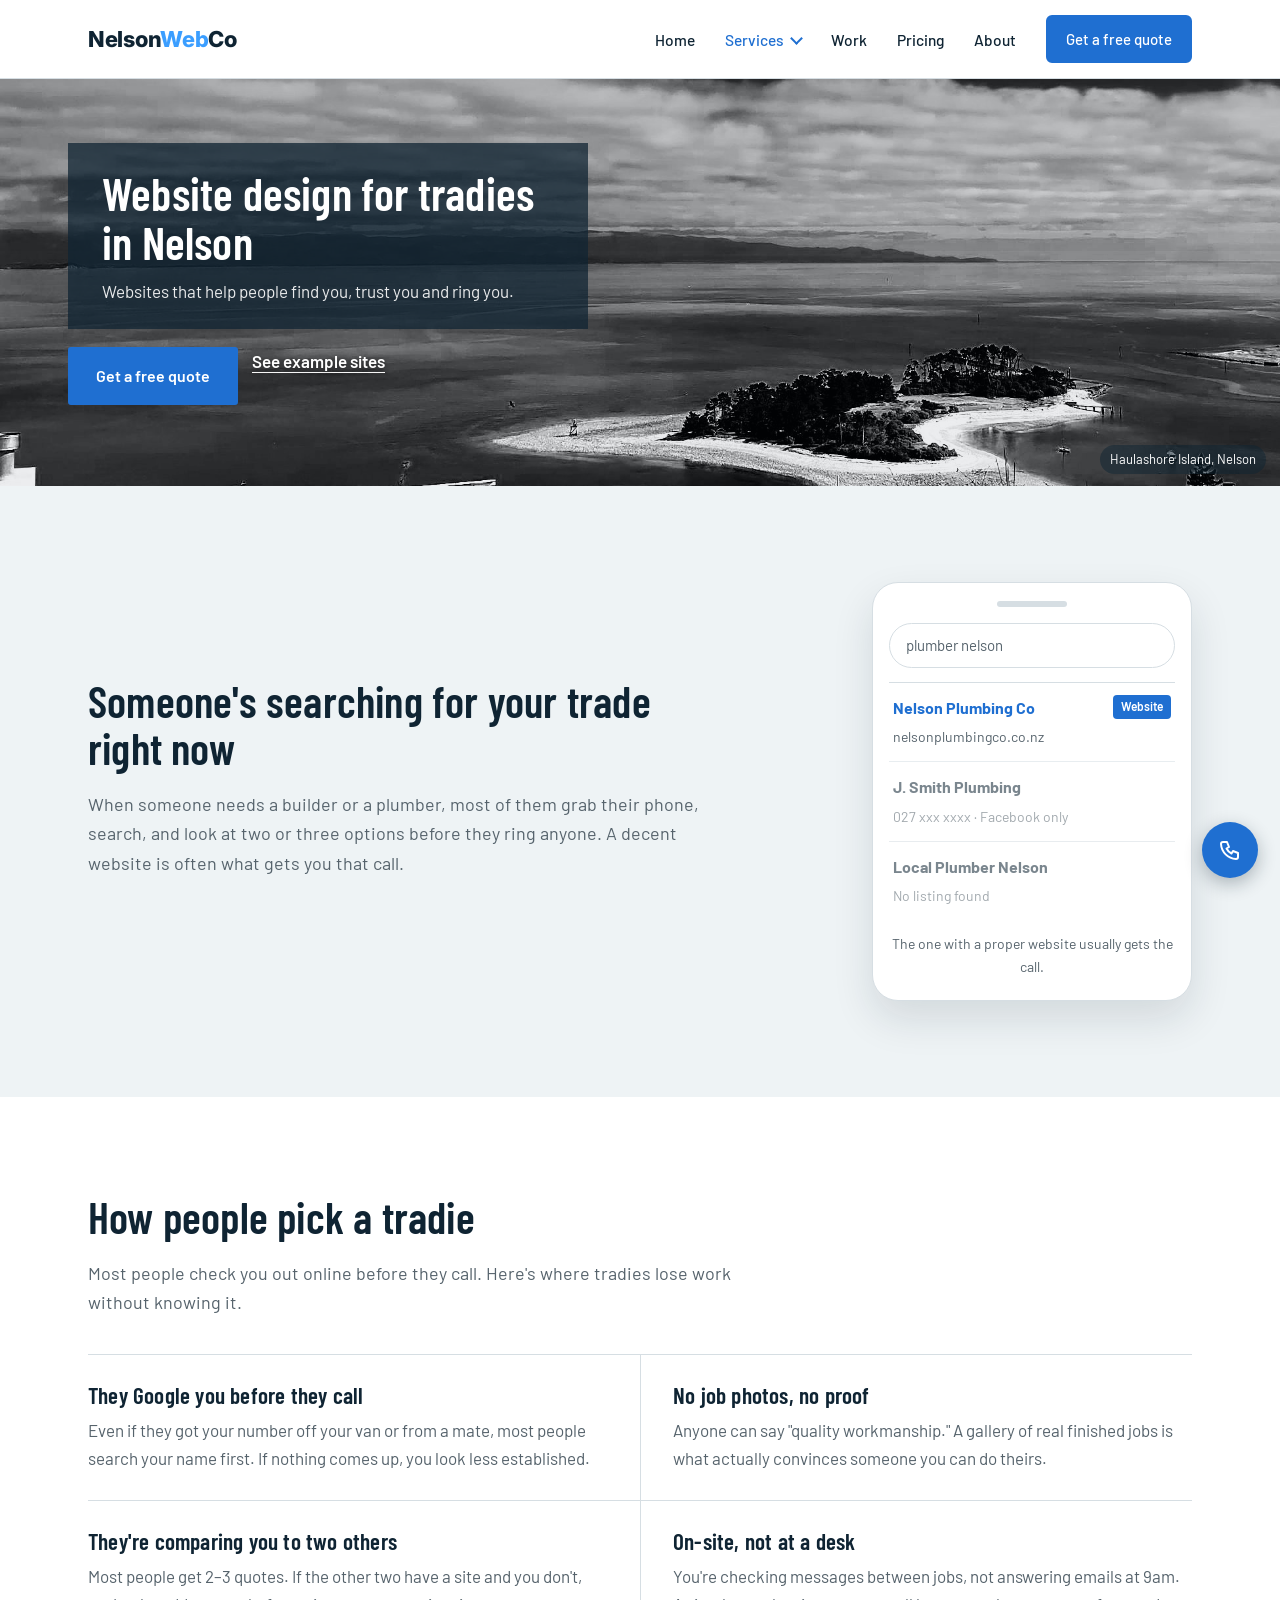
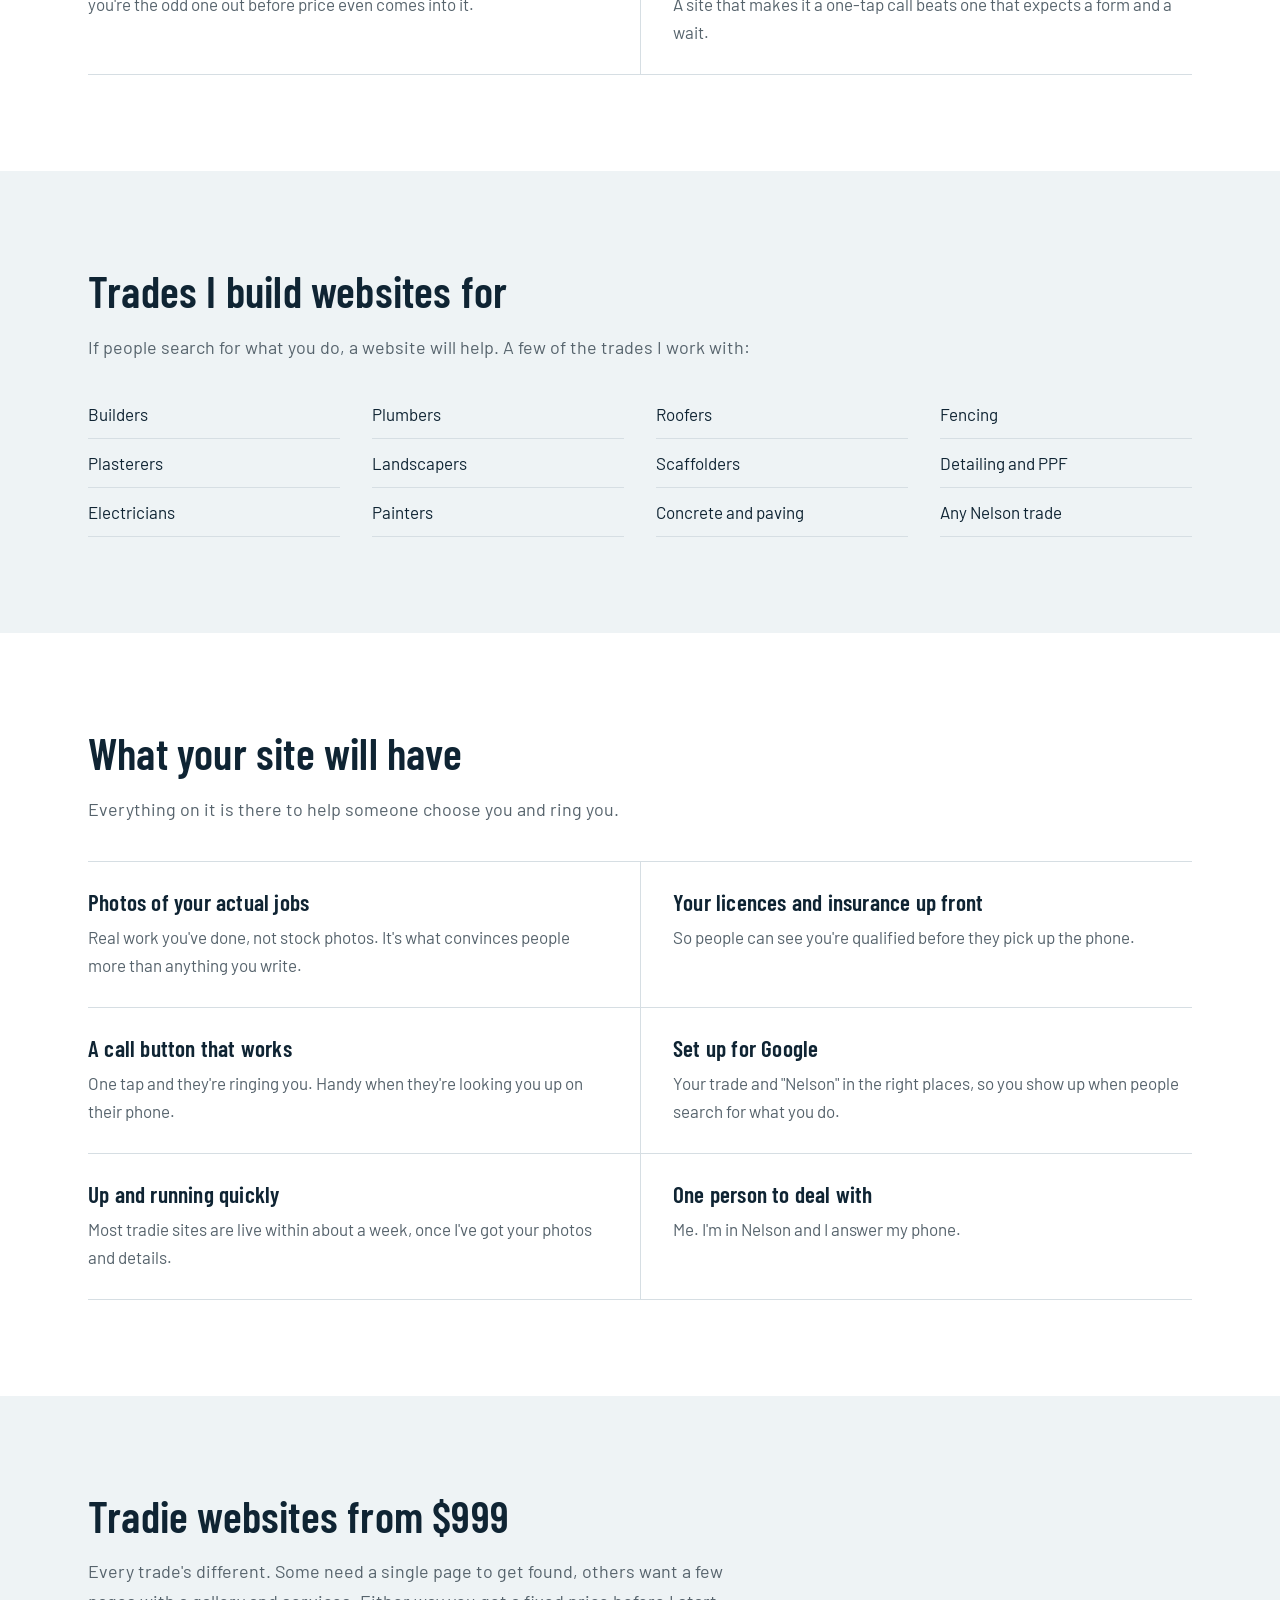
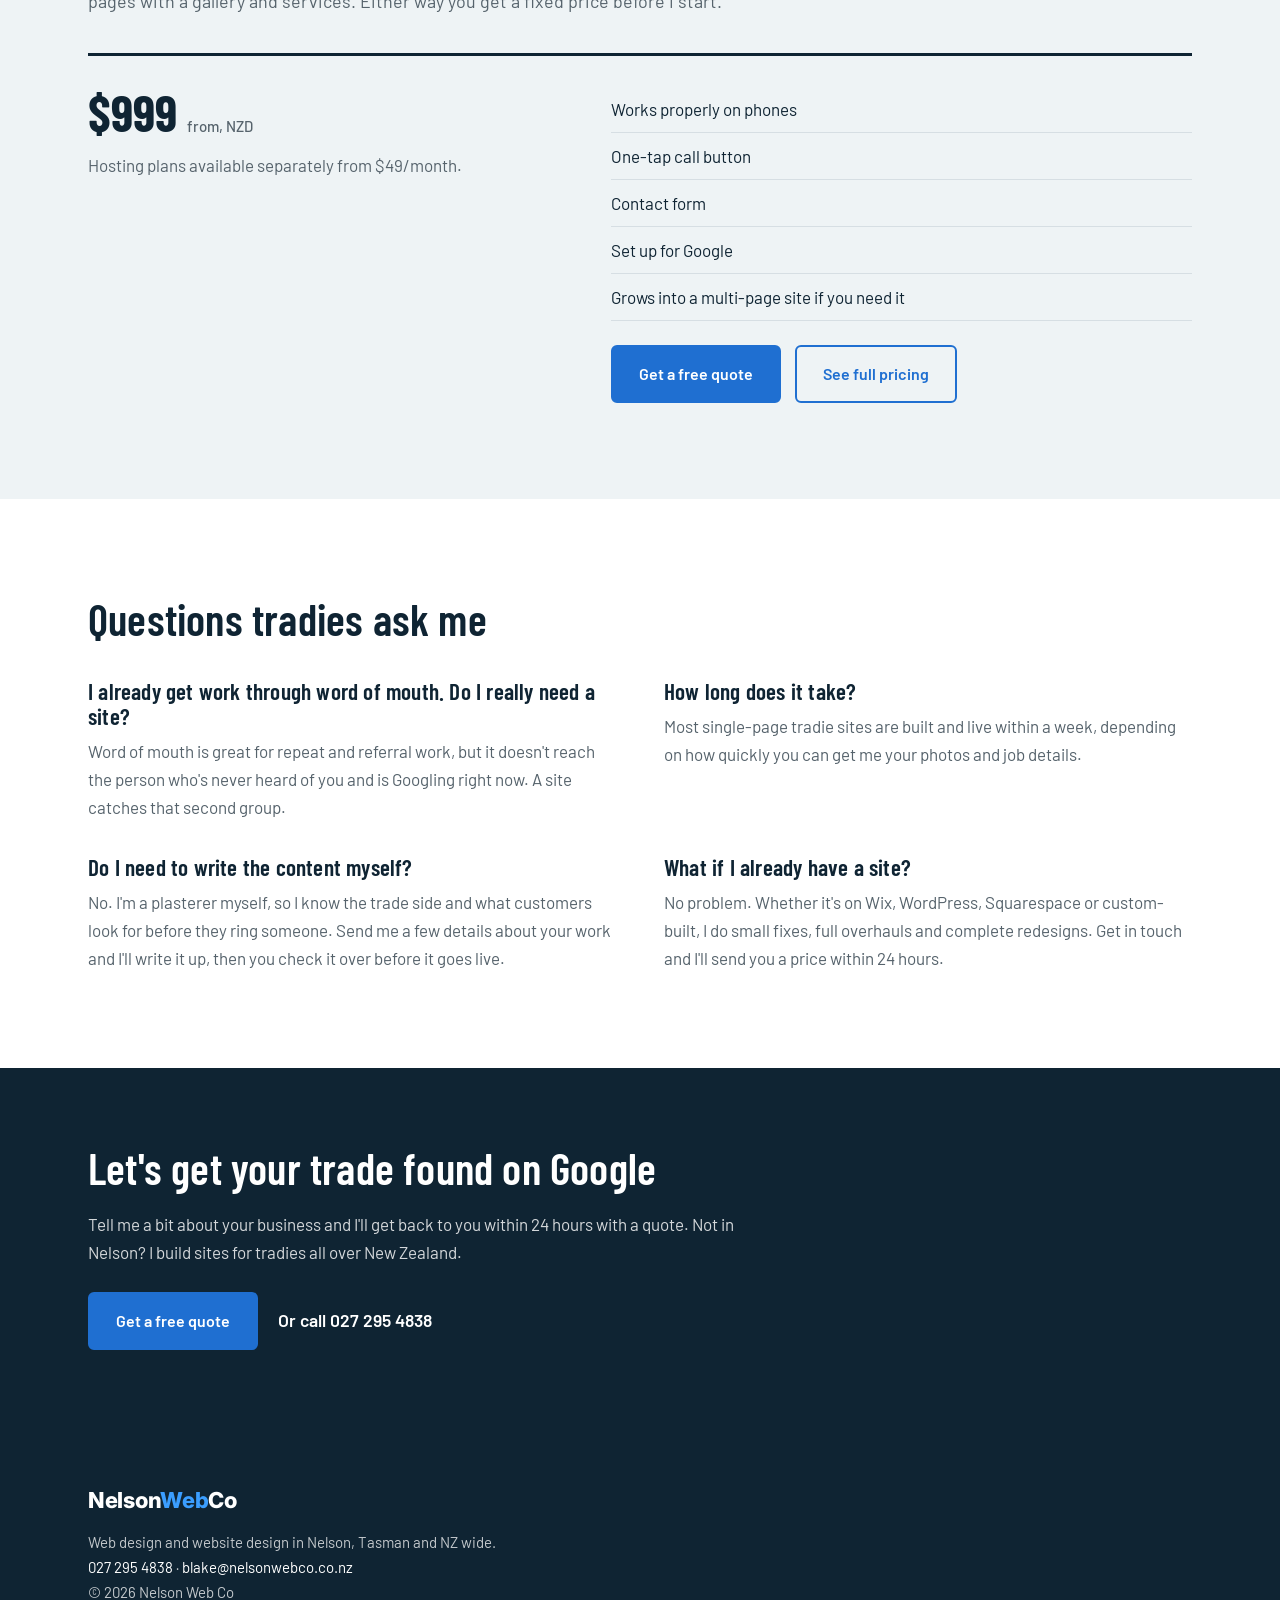
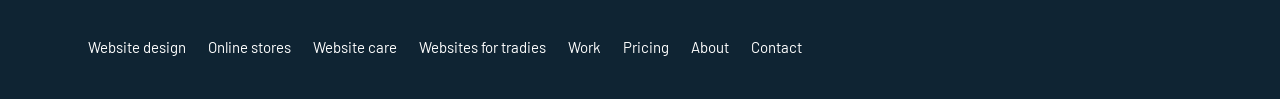
<file: web-design-for-tradies-nelson.html>
<!DOCTYPE html>
<html lang="en">
<head>
<meta charset="UTF-8">
<meta name="google-site-verification" content="HaGPNc2p8Zy20Klq8-xdVHNBs4ULUk2R-k86jiQSSO0" />
<script async src="https://www.googletagmanager.com/gtag/js?id=G-174FRW5CZJ"></script>
<script>
  window.dataLayer = window.dataLayer || [];
  function gtag(){dataLayer.push(arguments);}
  gtag('js', new Date());
  gtag('config', 'G-174FRW5CZJ');
</script>
<meta name="viewport" content="width=device-width, initial-scale=1.0">
<title>Website Design for Tradies in Nelson | Nelson Web Co | From $999</title>
<meta name="description" content="Website design for tradies in Nelson: builders, plasterers, electricians, plumbers, landscapers. Mobile-friendly sites that turn searches into calls. From $999, built in Nelson.">
<meta property="og:title" content="Website Design for Tradies in Nelson | Nelson Web Co | From $999">
<meta property="og:description" content="Website design for tradies in Nelson: builders, plasterers, electricians, plumbers, landscapers. Mobile-friendly sites that turn searches into calls. From $999, built in Nelson.">
<meta property="og:type" content="website">
<meta property="og:url" content="https://nelsonwebco.co.nz/web-design-for-tradies-nelson.html">
<meta property="og:image" content="https://nelsonwebco.co.nz/images/hero-tahuna.jpg">
<link rel="canonical" href="https://nelsonwebco.co.nz/web-design-for-tradies-nelson.html" />
<link rel="preconnect" href="https://fonts.googleapis.com">
<link rel="preconnect" href="https://fonts.gstatic.com" crossorigin>
<link href="https://fonts.googleapis.com/css2?family=Barlow+Condensed:wght@500;600;700&family=Barlow:wght@400;500;600&family=Inter:wght@800&display=swap" rel="stylesheet">
<link rel="stylesheet" href="styles.css">

</head>
<body>

<header class="nav solid" id="nav">
  <div class="wrap">
    <a href="index.html" class="logo" aria-label="Nelson Web Co home">Nelson<span>Web</span>Co</a>
    <button class="menu-btn" id="menuBtn" aria-label="Open menu" aria-expanded="false">
      <svg width="26" height="26" viewBox="0 0 24 24" fill="none" stroke="currentColor" stroke-width="2" stroke-linecap="round"><path d="M4 7h16M4 12h16M4 17h16"/></svg>
    </button>
    <ul class="nav-links" id="navLinks">
      <li><a href="index.html">Home</a></li>
      <li class="has-sub"><a href="web-design-nelson.html" class="sub-toggle" aria-current="page">Services</a>
        <ul class="sub">
          <li><a href="web-design-nelson.html">Website design</a></li>
          <li><a href="online-stores-nelson.html">Online stores</a></li>
          <li><a href="website-care-nelson.html">Website care and hosting</a></li>
          <li><a href="web-design-for-tradies-nelson.html" aria-current="page">Websites for tradies</a></li>
        </ul>
      </li>
      <li><a href="demos.html">Work</a></li>
      <li><a href="pricing.html">Pricing</a></li>
      <li><a href="about.html">About</a></li>
      <li><a href="contact.html" class="btn">Get a free quote</a></li>
    </ul>
  </div>
</header>

<main>

  <figure class="banner left" style="background-image:url('images/header-tradies.jpg');background-position:center 82%;margin:0;" aria-label="Haulashore Island and Tasman Bay from the hills above Nelson">
    <div class="banner-inner">
      <div class="banner-box">
        <h1>Website design for tradies in Nelson</h1>
        <p>Websites that help people find you, trust you and ring you.</p>
      </div>
      <div class="actions">
        <a class="btn" href="contact.html">Get a free quote</a>
        <a class="more" href="demos.html">See example sites</a>
      </div>
    </div>
    <figcaption>Haulashore Island, Nelson</figcaption>
  </figure>

  <section class="mist">
    <div class="wrap head-grid">
      <div>
        <h2>Someone's searching for your trade right now</h2>
        <p class="lead">When someone needs a builder or a plumber, most of them grab their phone, search, and look at two or three options before they ring anyone. A decent website is often what gets you that call.</p>
      </div>
      <div class="phone" aria-label="Example Google search for plumber nelson">
        <div class="bar"></div>
        <div class="search">plumber nelson</div>
        <div class="result win"><em>Website</em><strong>Nelson Plumbing Co</strong><span>nelsonplumbingco.co.nz</span></div>
        <div class="result lose"><strong>J. Smith Plumbing</strong><span>027 xxx xxxx · Facebook only</span></div>
        <div class="result lose"><strong>Local Plumber Nelson</strong><span>No listing found</span></div>
        <p class="phone-note">The one with a proper website usually gets the call.</p>
      </div>
    </div>
  </section>

  <section>
    <div class="wrap">
      <h2>How people pick a tradie</h2>
      <p class="lead">Most people check you out online before they call. Here's where tradies lose work without knowing it.</p>
      <div class="grid2"><div class="cell"><h3>They Google you before they call</h3><p>Even if they got your number off your van or from a mate, most people search your name first. If nothing comes up, you look less established.</p></div><div class="cell"><h3>No job photos, no proof</h3><p>Anyone can say "quality workmanship." A gallery of real finished jobs is what actually convinces someone you can do theirs.</p></div><div class="cell"><h3>They're comparing you to two others</h3><p>Most people get 2–3 quotes. If the other two have a site and you don't, you're the odd one out before price even comes into it.</p></div><div class="cell"><h3>On-site, not at a desk</h3><p>You're checking messages between jobs, not answering emails at 9am. A site that makes it a one-tap call beats one that expects a form and a wait.</p></div></div>
    </div>
  </section>

  <section class="mist">
    <div class="wrap">
      <h2>Trades I build websites for</h2>
      <p class="lead">If people search for what you do, a website will help. A few of the trades I work with:</p>
      <ul class="trades"><li>Builders</li><li>Plasterers</li><li>Electricians</li><li>Plumbers</li><li>Landscapers</li><li>Painters</li><li>Roofers</li><li>Scaffolders</li><li>Concrete and paving</li><li>Fencing</li><li>Detailing and PPF</li><li>Any Nelson trade</li></ul>
    </div>
  </section>

  <section>
    <div class="wrap">
      <h2>What your site will have</h2>
      <p class="lead">Everything on it is there to help someone choose you and ring you.</p>
      <div class="grid2"><div class="cell"><h3>Photos of your actual jobs</h3><p>Real work you've done, not stock photos. It's what convinces people more than anything you write.</p></div><div class="cell"><h3>Your licences and insurance up front</h3><p>So people can see you're qualified before they pick up the phone.</p></div><div class="cell"><h3>A call button that works</h3><p>One tap and they're ringing you. Handy when they're looking you up on their phone.</p></div><div class="cell"><h3>Set up for Google</h3><p>Your trade and "Nelson" in the right places, so you show up when people search for what you do.</p></div><div class="cell"><h3>Up and running quickly</h3><p>Most tradie sites are live within about a week, once I've got your photos and details.</p></div><div class="cell"><h3>One person to deal with</h3><p>Me. I'm in Nelson and I answer my phone.</p></div></div>
    </div>
  </section>

  <section class="mist">
    <div class="wrap">
      <h2>Tradie websites from $999</h2>
      <p class="lead">Every trade's different. Some need a single page to get found, others want a few pages with a gallery and services. Either way you get a fixed price before I start.</p>
      <div class="price-row">
        <div>
          <div class="amount">$999 <small>from, NZD</small></div>
          <p class="note">Hosting plans available separately from $49/month.</p>
        </div>
        <div>
          <ul><li>Works properly on phones</li><li>One-tap call button</li><li>Contact form</li><li>Set up for Google</li><li>Grows into a multi-page site if you need it</li></ul>
          <div class="actions"><a class="btn" href="contact.html">Get a free quote</a><a class="btn line" href="pricing.html">See full pricing</a></div>
        </div>
      </div>
    </div>
  </section>

  <section>
    <div class="wrap">
      <h2>Questions tradies ask me</h2>
      <div class="faqs"><div class="faq"><h3>I already get work through word of mouth. Do I really need a site?</h3><p>Word of mouth is great for repeat and referral work, but it doesn't reach the person who's never heard of you and is Googling right now. A site catches that second group.</p></div><div class="faq"><h3>How long does it take?</h3><p>Most single-page tradie sites are built and live within a week, depending on how quickly you can get me your photos and job details.</p></div><div class="faq"><h3>Do I need to write the content myself?</h3><p>No. I'm a plasterer myself, so I know the trade side and what customers look for before they ring someone. Send me a few details about your work and I'll write it up, then you check it over before it goes live.</p></div><div class="faq"><h3>What if I already have a site?</h3><p>No problem. Whether it's on Wix, WordPress, Squarespace or custom-built, I do small fixes, full overhauls and complete redesigns. Get in touch and I'll send you a price within 24 hours.</p></div></div>
    </div>
  </section>
  <section class="cta-band">
    <div class="wrap">
      <h2>Let's get your trade found on Google</h2>
      <p>Tell me a bit about your business and I'll get back to you within 24 hours with a quote. Not in Nelson? I build sites for tradies all over New Zealand.</p>
      <div class="actions"><a href="contact.html" class="btn">Get a free quote</a><a href="tel:0272954838" class="phone-link">Or call 027 295 4838</a></div>
    </div>
  </section>
</main>

<footer>
  <div class="wrap">
    <div>
      <a href="index.html" class="logo">Nelson<span>Web</span>Co</a>
      <p style="margin-top:12px;">Web design and website design in Nelson, Tasman and NZ wide.<br><a href="tel:0272954838">027 295 4838</a> · <a href="mailto:blake@nelsonwebco.co.nz">blake@nelsonwebco.co.nz</a><br>© <span id="yr">2026</span> Nelson Web Co</p>
    </div>
    <nav aria-label="Footer">
      <a href="web-design-nelson.html">Website design</a><a href="online-stores-nelson.html">Online stores</a><a href="website-care-nelson.html">Website care</a><a href="web-design-for-tradies-nelson.html">Websites for tradies</a><a href="demos.html">Work</a><a href="pricing.html">Pricing</a><a href="about.html">About</a><a href="contact.html">Contact</a>
    </nav>
  </div>
</footer>

<button class="top-btn" id="topBtn" aria-label="Back to top">
  <svg width="22" height="22" viewBox="0 0 24 24" fill="none" stroke="currentColor" stroke-width="2.2" stroke-linecap="round" stroke-linejoin="round"><path d="M12 19V5M5 12l7-7 7 7"/></svg>
</button>
<a class="call-fab" href="tel:0272954838" aria-label="Call Blake">
  <svg width="24" height="24" viewBox="0 0 24 24" fill="none" stroke="currentColor" stroke-width="2" stroke-linecap="round" stroke-linejoin="round"><path d="M5 4h4l2 5-2.5 1.5a11 11 0 0 0 5 5L15 13l5 2v4a2 2 0 0 1-2 2A16 16 0 0 1 3 6a2 2 0 0 1 2-2z"/></svg>
</a>
<script src="site.js"></script>
</body>
</html>
</file>
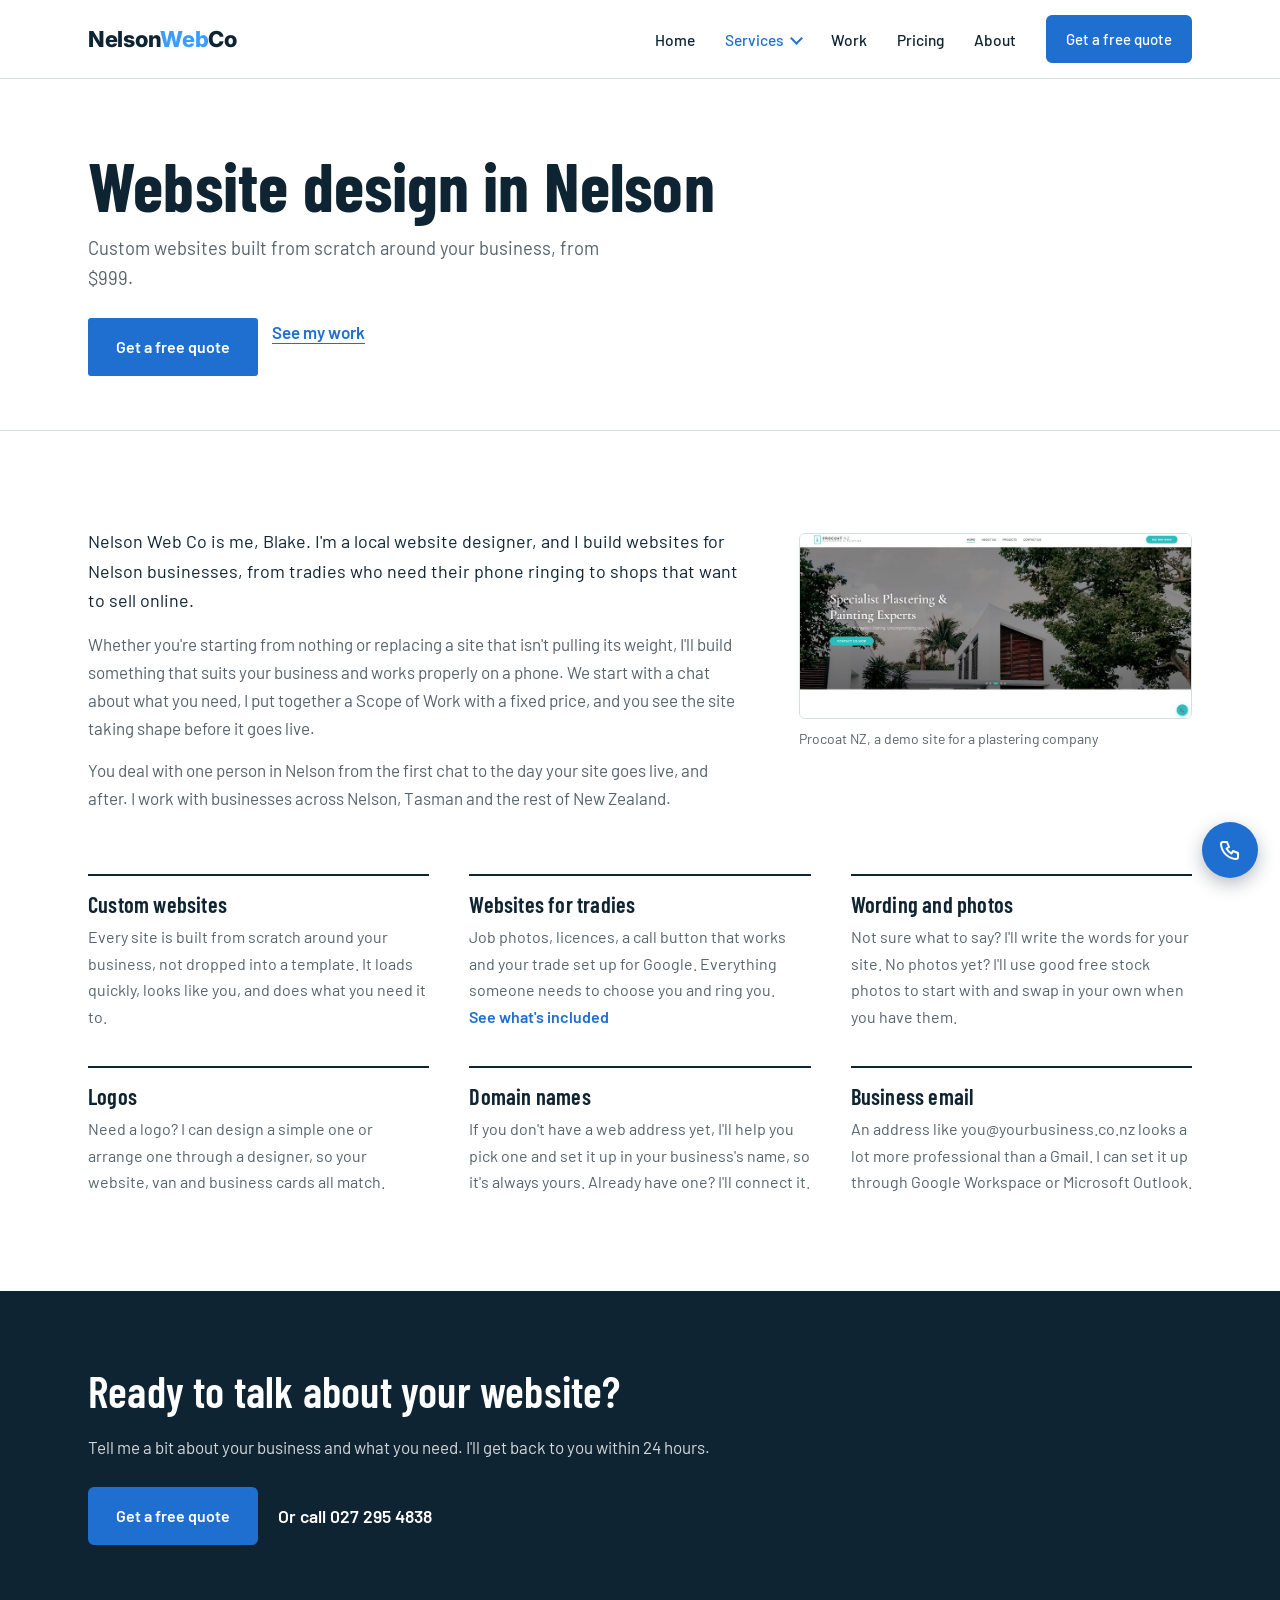
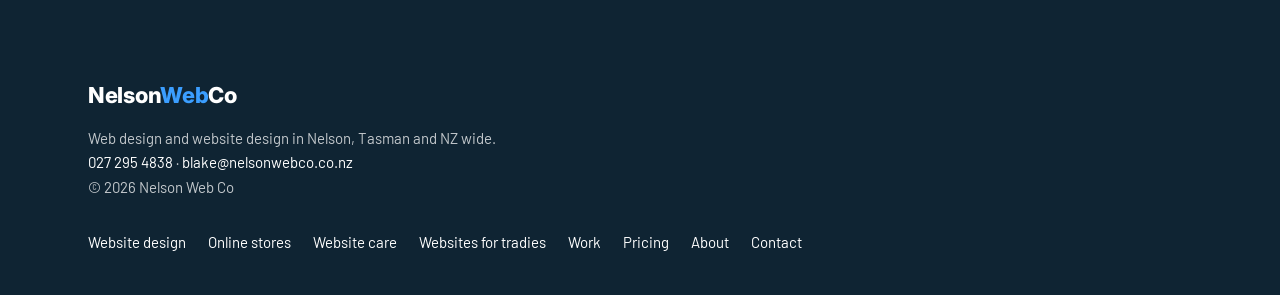
<file: web-design-nelson.html>
<!DOCTYPE html>
<html lang="en">
<head>
<meta charset="UTF-8">
<meta name="google-site-verification" content="HaGPNc2p8Zy20Klq8-xdVHNBs4ULUk2R-k86jiQSSO0" />
<script async src="https://www.googletagmanager.com/gtag/js?id=G-174FRW5CZJ"></script>
<script>
  window.dataLayer = window.dataLayer || [];
  function gtag(){dataLayer.push(arguments);}
  gtag('js', new Date());
  gtag('config', 'G-174FRW5CZJ');
</script>
<meta name="viewport" content="width=device-width, initial-scale=1.0">
<title>Website Design Nelson | Custom Websites | Nelson Web Co</title>
<meta name="description" content="Website design in Nelson by a local website designer. Custom websites built from scratch, plus wording, photos, logos, domain names and business email. From $999.">
<meta property="og:title" content="Website Design Nelson | Custom Websites | Nelson Web Co">
<meta property="og:description" content="Website design in Nelson by a local website designer. Custom websites built from scratch, plus wording, photos, logos, domain names and business email. From $999.">
<meta property="og:type" content="website">
<meta property="og:url" content="https://nelsonwebco.co.nz/web-design-nelson.html">
<meta property="og:image" content="https://nelsonwebco.co.nz/images/hero-tahuna.jpg">
<link rel="canonical" href="https://nelsonwebco.co.nz/web-design-nelson.html" />
<link rel="preconnect" href="https://fonts.googleapis.com">
<link rel="preconnect" href="https://fonts.gstatic.com" crossorigin>
<link href="https://fonts.googleapis.com/css2?family=Barlow+Condensed:wght@500;600;700&family=Barlow:wght@400;500;600&family=Inter:wght@800&display=swap" rel="stylesheet">
<link rel="stylesheet" href="styles.css">

</head>
<body>

<header class="nav solid" id="nav">
  <div class="wrap">
    <a href="index.html" class="logo" aria-label="Nelson Web Co home">Nelson<span>Web</span>Co</a>
    <button class="menu-btn" id="menuBtn" aria-label="Open menu" aria-expanded="false">
      <svg width="26" height="26" viewBox="0 0 24 24" fill="none" stroke="currentColor" stroke-width="2" stroke-linecap="round"><path d="M4 7h16M4 12h16M4 17h16"/></svg>
    </button>
    <ul class="nav-links" id="navLinks">
      <li><a href="index.html">Home</a></li>
      <li class="has-sub"><a href="web-design-nelson.html" class="sub-toggle" aria-current="page">Services</a>
        <ul class="sub">
          <li><a href="web-design-nelson.html" aria-current="page">Website design</a></li>
          <li><a href="online-stores-nelson.html">Online stores</a></li>
          <li><a href="website-care-nelson.html">Website care and hosting</a></li>
          <li><a href="web-design-for-tradies-nelson.html">Websites for tradies</a></li>
        </ul>
      </li>
      <li><a href="demos.html">Work</a></li>
      <li><a href="pricing.html">Pricing</a></li>
      <li><a href="about.html">About</a></li>
      <li><a href="contact.html" class="btn">Get a free quote</a></li>
    </ul>
  </div>
</header>

<main>
  <div class="banner plain">
    <div class="banner-inner">
      <div class="banner-box">
        <h1>Website design in Nelson</h1>
        <p>Custom websites built from scratch around your business, from $999.</p>
      </div>
      <div class="actions">
        <a class="btn" href="contact.html">Get a free quote</a>
        <a class="more" href="demos.html">See my work</a>
      </div>
    </div>
  </div>

  <section>
    <div class="wrap">
    <div class="svc-intro">
      <div>
        <p class="lead">Nelson Web Co is me, Blake. I'm a local website designer, and I build websites for Nelson businesses, from tradies who need their phone ringing to shops that want to sell online.</p>
        <p>Whether you're starting from nothing or replacing a site that isn't pulling its weight, I'll build something that suits your business and works properly on a phone. We start with a chat about what you need, I put together a Scope of Work with a fixed price, and you see the site taking shape before it goes live.</p>
        <p>You deal with one person in Nelson from the first chat to the day your site goes live, and after. I work with businesses across Nelson, Tasman and the rest of New Zealand.</p>
      </div>
      <figure class="svc-pic"><img src="images/work/procoat-nz.jpg" alt="Procoat NZ demo website" loading="lazy"><figcaption>Procoat NZ, a demo site for a plastering company</figcaption></figure>
    </div>
    <div class="svc-grid">
        <div class="svc"><h3>Custom websites</h3><p>Every site is built from scratch around your business, not dropped into a template. It loads quickly, looks like you, and does what you need it to.</p></div>
        <div class="svc"><h3>Websites for tradies</h3><p>Job photos, licences, a call button that works and your trade set up for Google. Everything someone needs to choose you and ring you. <a href="web-design-for-tradies-nelson.html">See what's included</a></p></div>
        <div class="svc"><h3>Wording and photos</h3><p>Not sure what to say? I'll write the words for your site. No photos yet? I'll use good free stock photos to start with and swap in your own when you have them.</p></div>
        <div class="svc"><h3>Logos</h3><p>Need a logo? I can design a simple one or arrange one through a designer, so your website, van and business cards all match.</p></div>
        <div class="svc"><h3>Domain names</h3><p>If you don't have a web address yet, I'll help you pick one and set it up in your business's name, so it's always yours. Already have one? I'll connect it.</p></div>
        <div class="svc"><h3>Business email</h3><p>An address like you@yourbusiness.co.nz looks a lot more professional than a Gmail. I can set it up through Google Workspace or Microsoft Outlook.</p></div>
    </div>
  </div>

  </section>
  <section class="cta-band">
    <div class="wrap">
      <h2>Ready to talk about your website?</h2>
      <p>Tell me a bit about your business and what you need. I'll get back to you within 24 hours.</p>
      <div class="actions"><a href="contact.html" class="btn">Get a free quote</a><a href="tel:0272954838" class="phone-link">Or call 027 295 4838</a></div>
    </div>
  </section>
</main>

<footer>
  <div class="wrap">
    <div>
      <a href="index.html" class="logo">Nelson<span>Web</span>Co</a>
      <p style="margin-top:12px;">Web design and website design in Nelson, Tasman and NZ wide.<br><a href="tel:0272954838">027 295 4838</a> · <a href="mailto:blake@nelsonwebco.co.nz">blake@nelsonwebco.co.nz</a><br>© <span id="yr">2026</span> Nelson Web Co</p>
    </div>
    <nav aria-label="Footer">
      <a href="web-design-nelson.html">Website design</a><a href="online-stores-nelson.html">Online stores</a><a href="website-care-nelson.html">Website care</a><a href="web-design-for-tradies-nelson.html">Websites for tradies</a><a href="demos.html">Work</a><a href="pricing.html">Pricing</a><a href="about.html">About</a><a href="contact.html">Contact</a>
    </nav>
  </div>
</footer>

<button class="top-btn" id="topBtn" aria-label="Back to top">
  <svg width="22" height="22" viewBox="0 0 24 24" fill="none" stroke="currentColor" stroke-width="2.2" stroke-linecap="round" stroke-linejoin="round"><path d="M12 19V5M5 12l7-7 7 7"/></svg>
</button>
<a class="call-fab" href="tel:0272954838" aria-label="Call Blake">
  <svg width="24" height="24" viewBox="0 0 24 24" fill="none" stroke="currentColor" stroke-width="2" stroke-linecap="round" stroke-linejoin="round"><path d="M5 4h4l2 5-2.5 1.5a11 11 0 0 0 5 5L15 13l5 2v4a2 2 0 0 1-2 2A16 16 0 0 1 3 6a2 2 0 0 1 2-2z"/></svg>
</a>
<script src="site.js"></script>
</body>
</html>
</file>
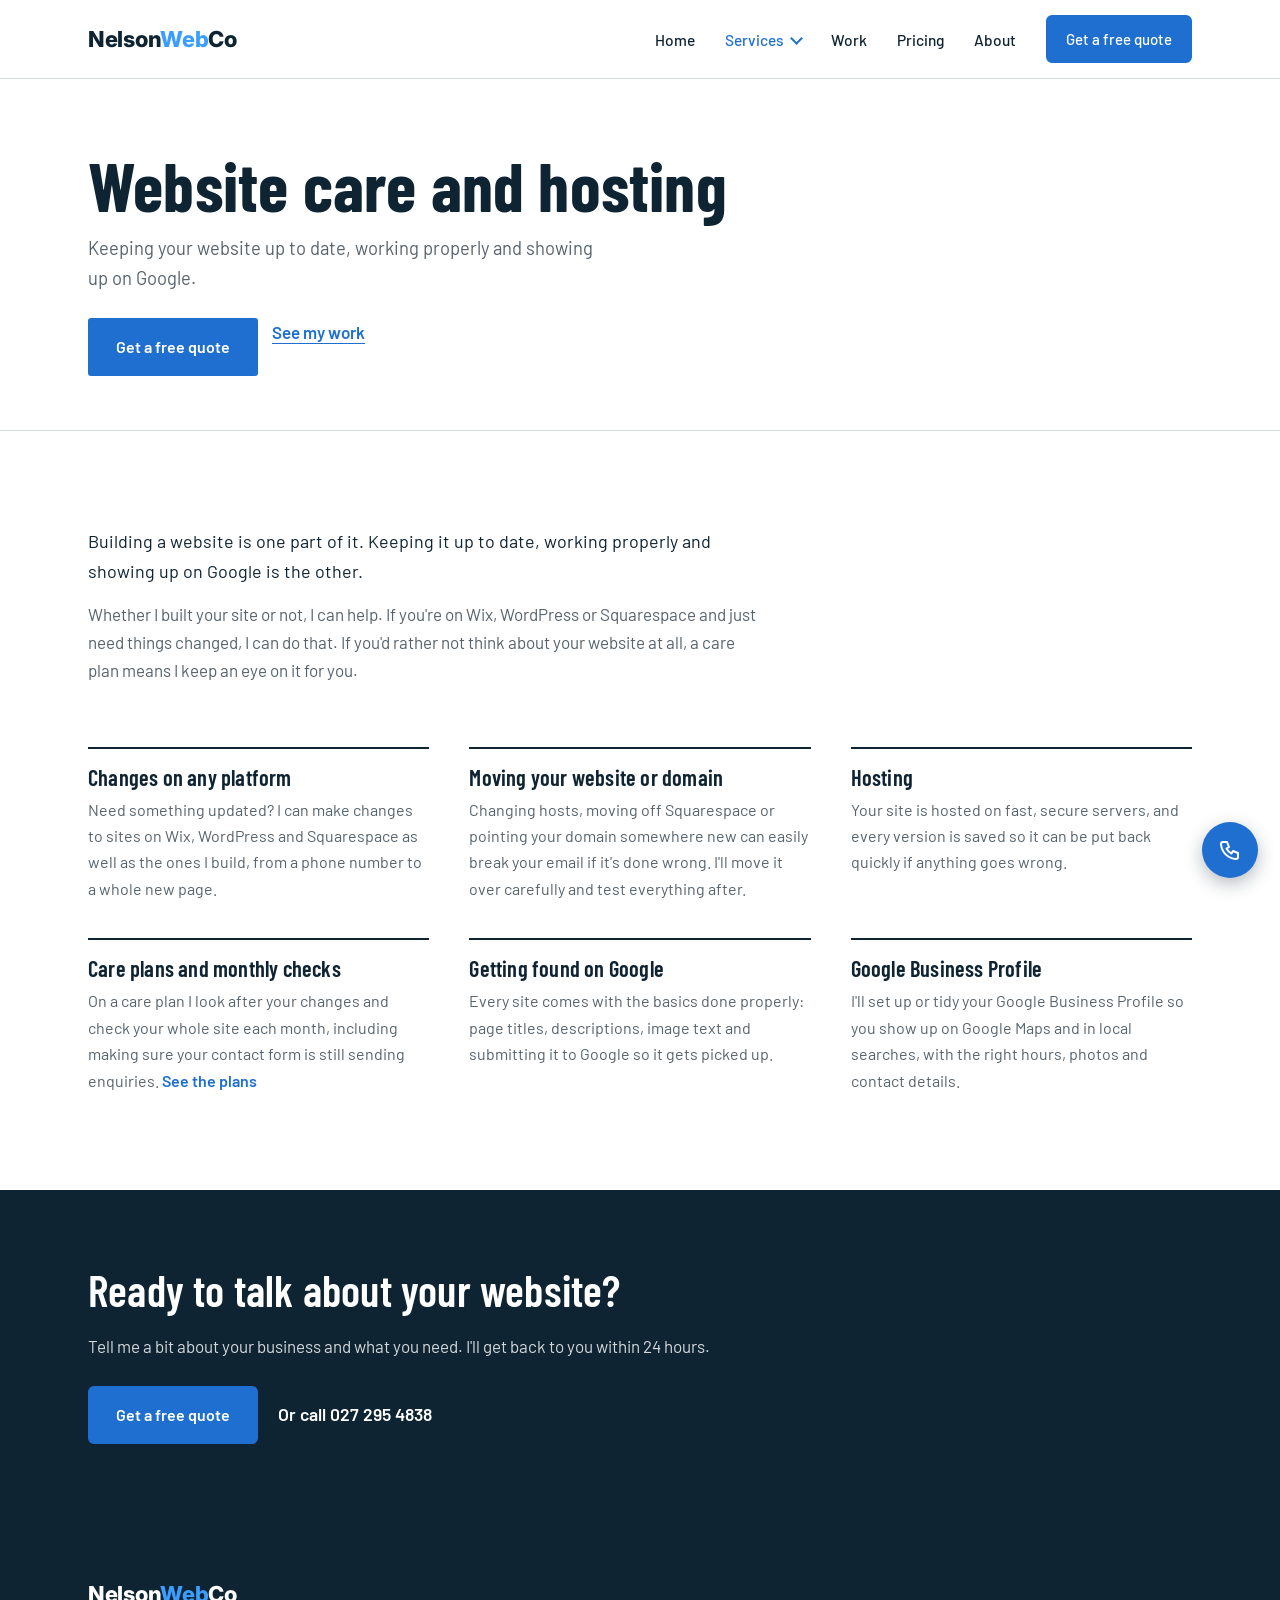
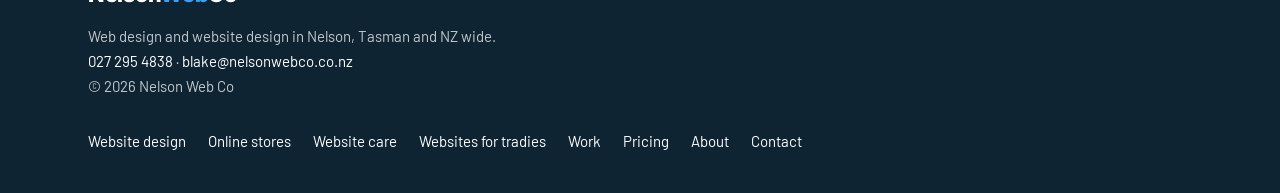
<file: website-care-nelson.html>
<!DOCTYPE html>
<html lang="en">
<head>
<meta charset="UTF-8">
<meta name="google-site-verification" content="HaGPNc2p8Zy20Klq8-xdVHNBs4ULUk2R-k86jiQSSO0" />
<script async src="https://www.googletagmanager.com/gtag/js?id=G-174FRW5CZJ"></script>
<script>
  window.dataLayer = window.dataLayer || [];
  function gtag(){dataLayer.push(arguments);}
  gtag('js', new Date());
  gtag('config', 'G-174FRW5CZJ');
</script>
<meta name="viewport" content="width=device-width, initial-scale=1.0">
<title>Website Maintenance and Hosting Nelson | Nelson Web Co</title>
<meta name="description" content="Website maintenance and hosting in Nelson. Changes to Wix, WordPress and Squarespace sites, moving websites and domains, hosting, care plans and Google Business Profile setup.">
<meta property="og:title" content="Website Maintenance and Hosting Nelson | Nelson Web Co">
<meta property="og:description" content="Website maintenance and hosting in Nelson. Changes to Wix, WordPress and Squarespace sites, moving websites and domains, hosting, care plans and Google Business Profile setup.">
<meta property="og:type" content="website">
<meta property="og:url" content="https://nelsonwebco.co.nz/website-care-nelson.html">
<meta property="og:image" content="https://nelsonwebco.co.nz/images/hero-tahuna.jpg">
<link rel="canonical" href="https://nelsonwebco.co.nz/website-care-nelson.html" />
<link rel="preconnect" href="https://fonts.googleapis.com">
<link rel="preconnect" href="https://fonts.gstatic.com" crossorigin>
<link href="https://fonts.googleapis.com/css2?family=Barlow+Condensed:wght@500;600;700&family=Barlow:wght@400;500;600&family=Inter:wght@800&display=swap" rel="stylesheet">
<link rel="stylesheet" href="styles.css">

</head>
<body>

<header class="nav solid" id="nav">
  <div class="wrap">
    <a href="index.html" class="logo" aria-label="Nelson Web Co home">Nelson<span>Web</span>Co</a>
    <button class="menu-btn" id="menuBtn" aria-label="Open menu" aria-expanded="false">
      <svg width="26" height="26" viewBox="0 0 24 24" fill="none" stroke="currentColor" stroke-width="2" stroke-linecap="round"><path d="M4 7h16M4 12h16M4 17h16"/></svg>
    </button>
    <ul class="nav-links" id="navLinks">
      <li><a href="index.html">Home</a></li>
      <li class="has-sub"><a href="web-design-nelson.html" class="sub-toggle" aria-current="page">Services</a>
        <ul class="sub">
          <li><a href="web-design-nelson.html">Website design</a></li>
          <li><a href="online-stores-nelson.html">Online stores</a></li>
          <li><a href="website-care-nelson.html" aria-current="page">Website care and hosting</a></li>
          <li><a href="web-design-for-tradies-nelson.html">Websites for tradies</a></li>
        </ul>
      </li>
      <li><a href="demos.html">Work</a></li>
      <li><a href="pricing.html">Pricing</a></li>
      <li><a href="about.html">About</a></li>
      <li><a href="contact.html" class="btn">Get a free quote</a></li>
    </ul>
  </div>
</header>

<main>
  <div class="banner plain">
    <div class="banner-inner">
      <div class="banner-box">
        <h1>Website care and hosting</h1>
        <p>Keeping your website up to date, working properly and showing up on Google.</p>
      </div>
      <div class="actions">
        <a class="btn" href="contact.html">Get a free quote</a>
        <a class="more" href="demos.html">See my work</a>
      </div>
    </div>
  </div>

  <section>
    <div class="wrap">
    <div class="svc-intro single">
      <div>
        <p class="lead">Building a website is one part of it. Keeping it up to date, working properly and showing up on Google is the other.</p>
        <p>Whether I built your site or not, I can help. If you're on Wix, WordPress or Squarespace and just need things changed, I can do that. If you'd rather not think about your website at all, a care plan means I keep an eye on it for you.</p>
      </div>
    </div>
    <div class="svc-grid">
        <div class="svc"><h3>Changes on any platform</h3><p>Need something updated? I can make changes to sites on Wix, WordPress and Squarespace as well as the ones I build, from a phone number to a whole new page.</p></div>
        <div class="svc"><h3>Moving your website or domain</h3><p>Changing hosts, moving off Squarespace or pointing your domain somewhere new can easily break your email if it's done wrong. I'll move it over carefully and test everything after.</p></div>
        <div class="svc"><h3>Hosting</h3><p>Your site is hosted on fast, secure servers, and every version is saved so it can be put back quickly if anything goes wrong.</p></div>
        <div class="svc"><h3>Care plans and monthly checks</h3><p>On a care plan I look after your changes and check your whole site each month, including making sure your contact form is still sending enquiries. <a href="pricing.html#plans">See the plans</a></p></div>
        <div class="svc"><h3>Getting found on Google</h3><p>Every site comes with the basics done properly: page titles, descriptions, image text and submitting it to Google so it gets picked up.</p></div>
        <div class="svc"><h3>Google Business Profile</h3><p>I'll set up or tidy your Google Business Profile so you show up on Google Maps and in local searches, with the right hours, photos and contact details.</p></div>
    </div>
  </div>

  </section>
  <section class="cta-band">
    <div class="wrap">
      <h2>Ready to talk about your website?</h2>
      <p>Tell me a bit about your business and what you need. I'll get back to you within 24 hours.</p>
      <div class="actions"><a href="contact.html" class="btn">Get a free quote</a><a href="tel:0272954838" class="phone-link">Or call 027 295 4838</a></div>
    </div>
  </section>
</main>

<footer>
  <div class="wrap">
    <div>
      <a href="index.html" class="logo">Nelson<span>Web</span>Co</a>
      <p style="margin-top:12px;">Web design and website design in Nelson, Tasman and NZ wide.<br><a href="tel:0272954838">027 295 4838</a> · <a href="mailto:blake@nelsonwebco.co.nz">blake@nelsonwebco.co.nz</a><br>© <span id="yr">2026</span> Nelson Web Co</p>
    </div>
    <nav aria-label="Footer">
      <a href="web-design-nelson.html">Website design</a><a href="online-stores-nelson.html">Online stores</a><a href="website-care-nelson.html">Website care</a><a href="web-design-for-tradies-nelson.html">Websites for tradies</a><a href="demos.html">Work</a><a href="pricing.html">Pricing</a><a href="about.html">About</a><a href="contact.html">Contact</a>
    </nav>
  </div>
</footer>

<button class="top-btn" id="topBtn" aria-label="Back to top">
  <svg width="22" height="22" viewBox="0 0 24 24" fill="none" stroke="currentColor" stroke-width="2.2" stroke-linecap="round" stroke-linejoin="round"><path d="M12 19V5M5 12l7-7 7 7"/></svg>
</button>
<a class="call-fab" href="tel:0272954838" aria-label="Call Blake">
  <svg width="24" height="24" viewBox="0 0 24 24" fill="none" stroke="currentColor" stroke-width="2" stroke-linecap="round" stroke-linejoin="round"><path d="M5 4h4l2 5-2.5 1.5a11 11 0 0 0 5 5L15 13l5 2v4a2 2 0 0 1-2 2A16 16 0 0 1 3 6a2 2 0 0 1 2-2z"/></svg>
</a>
<script src="site.js"></script>
</body>
</html>
</file>
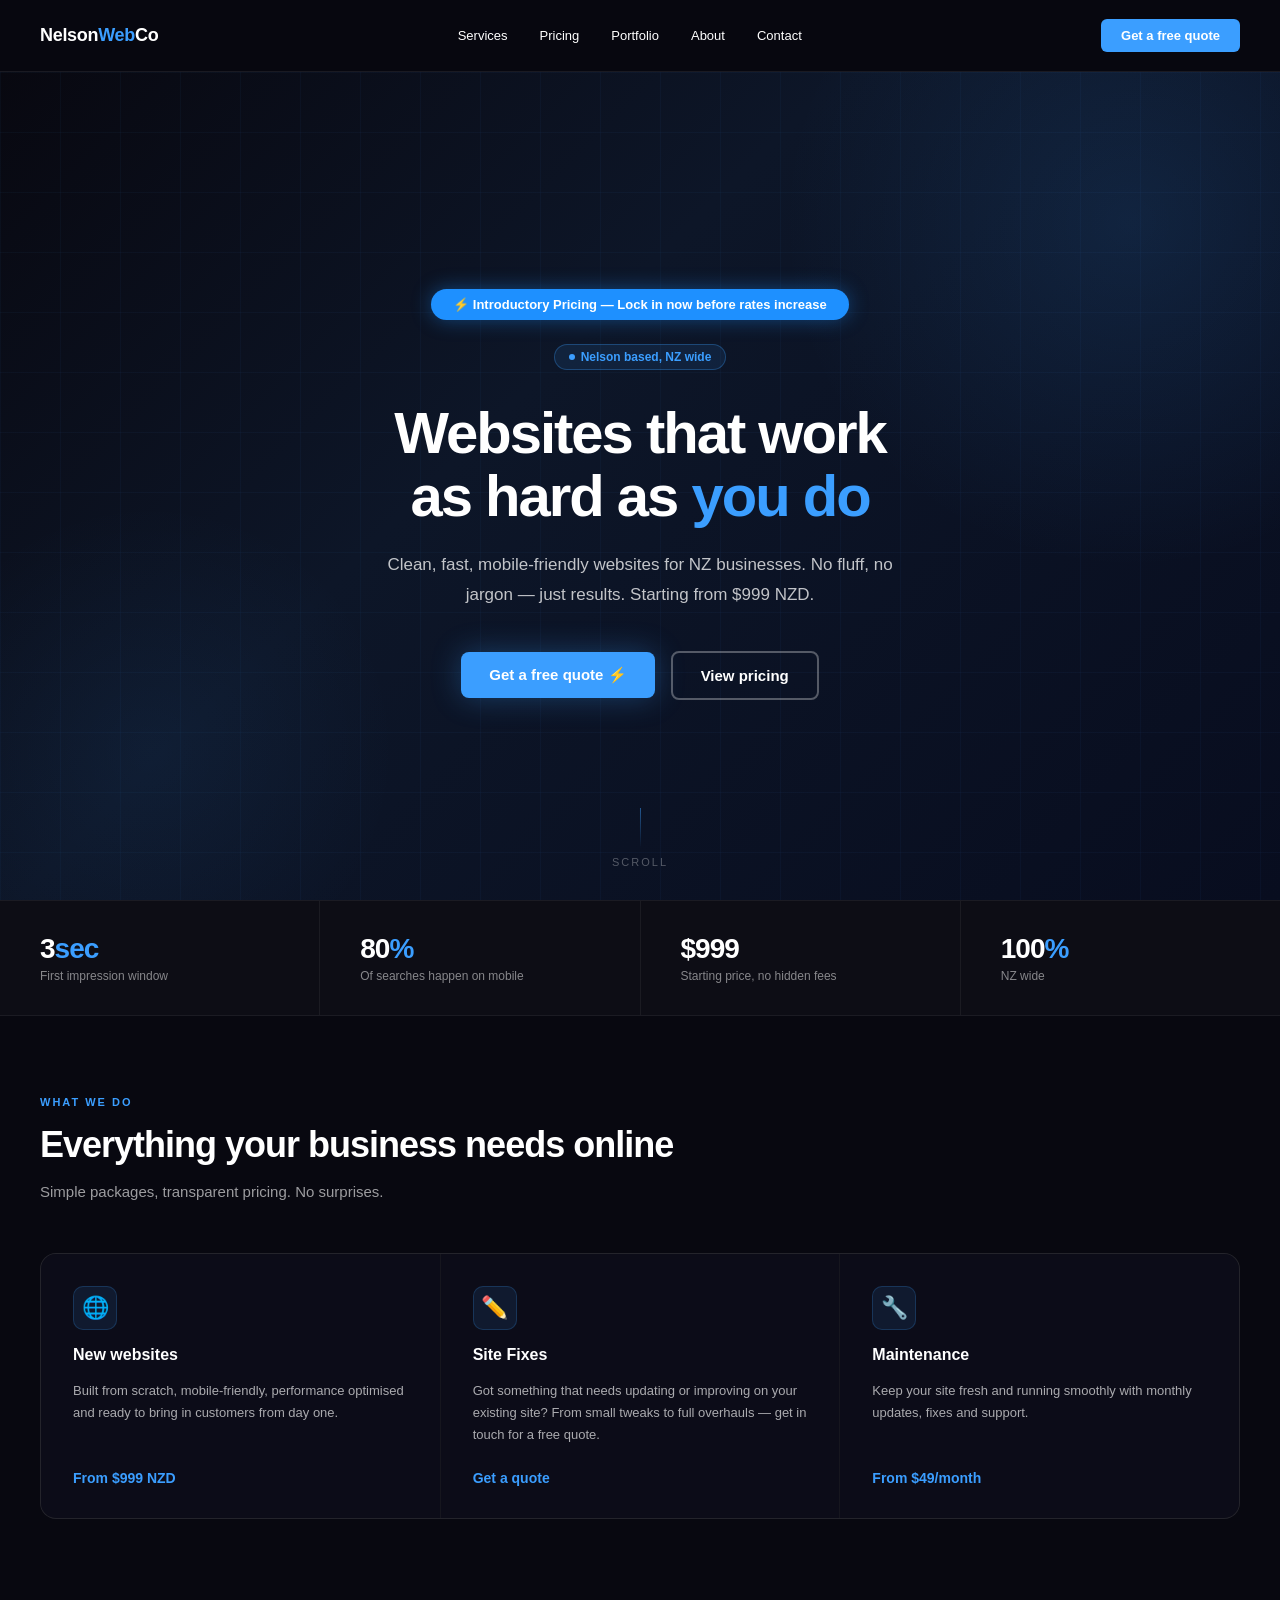
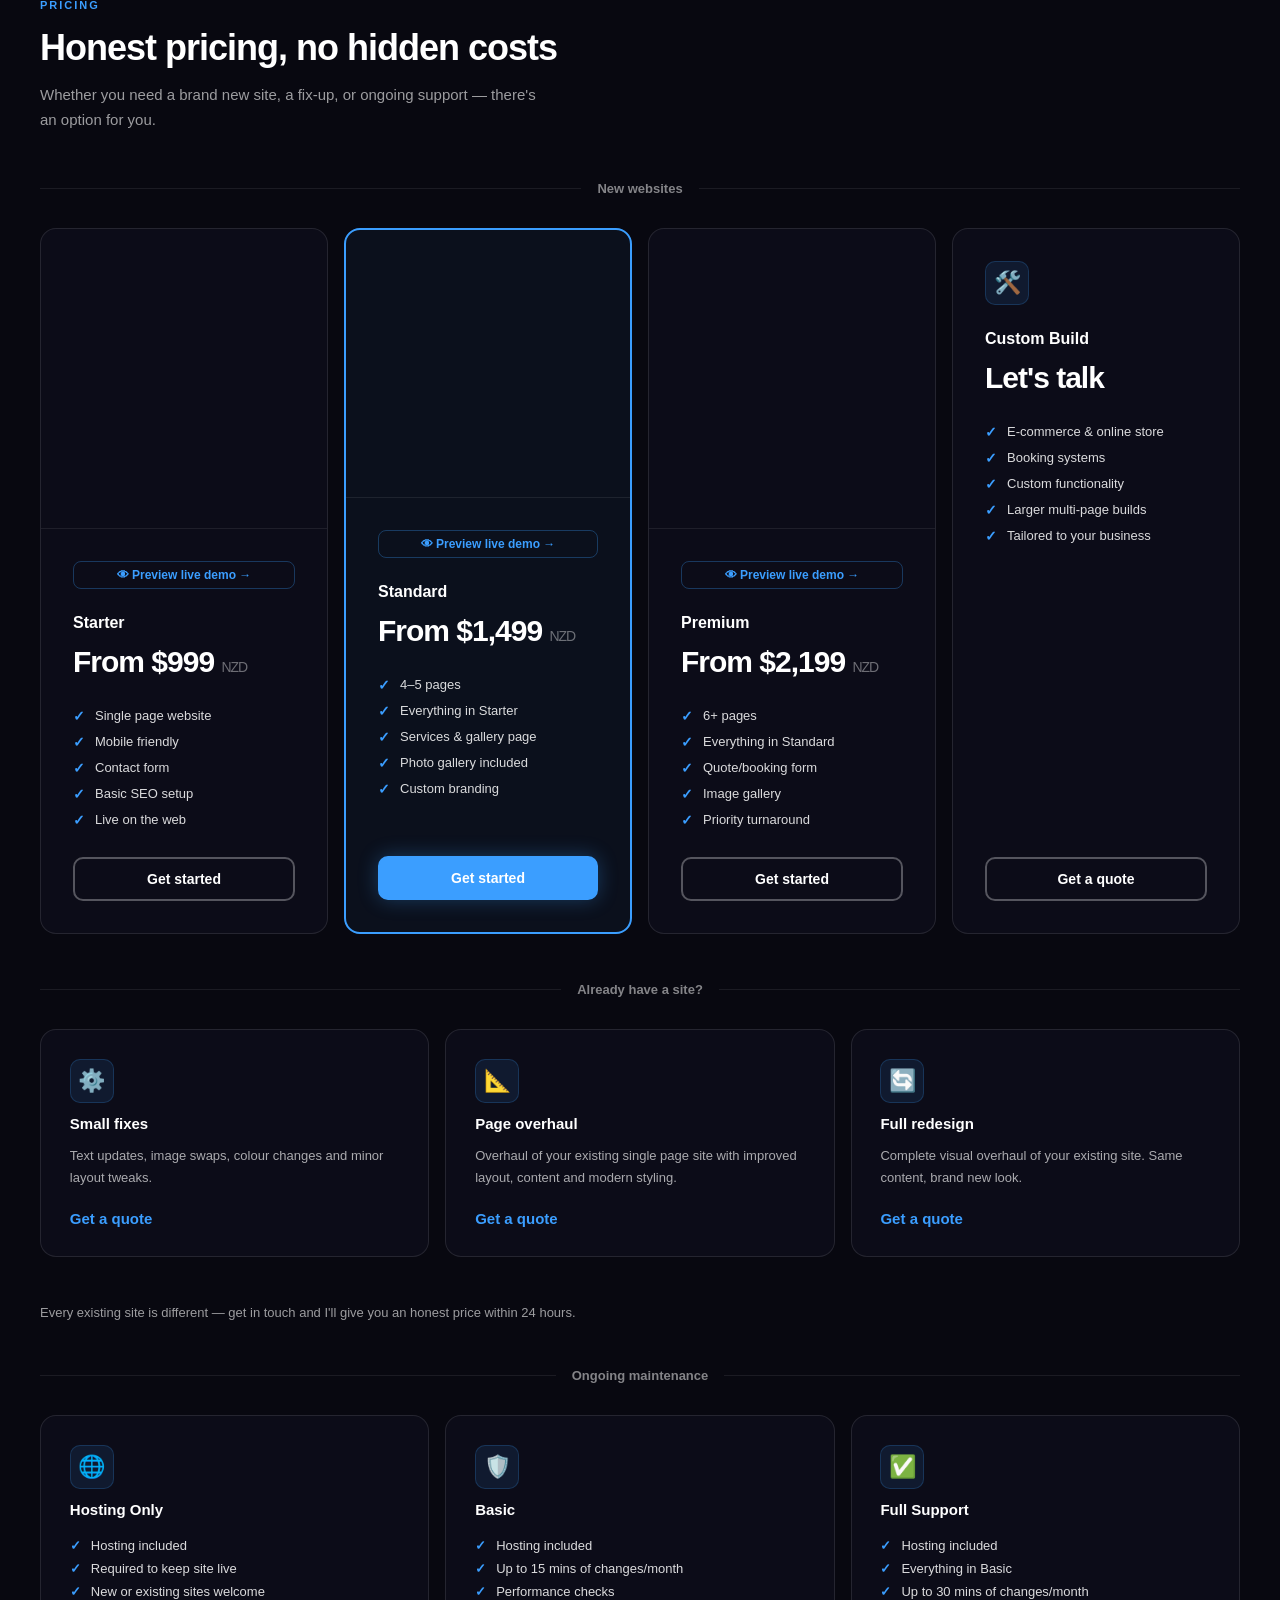
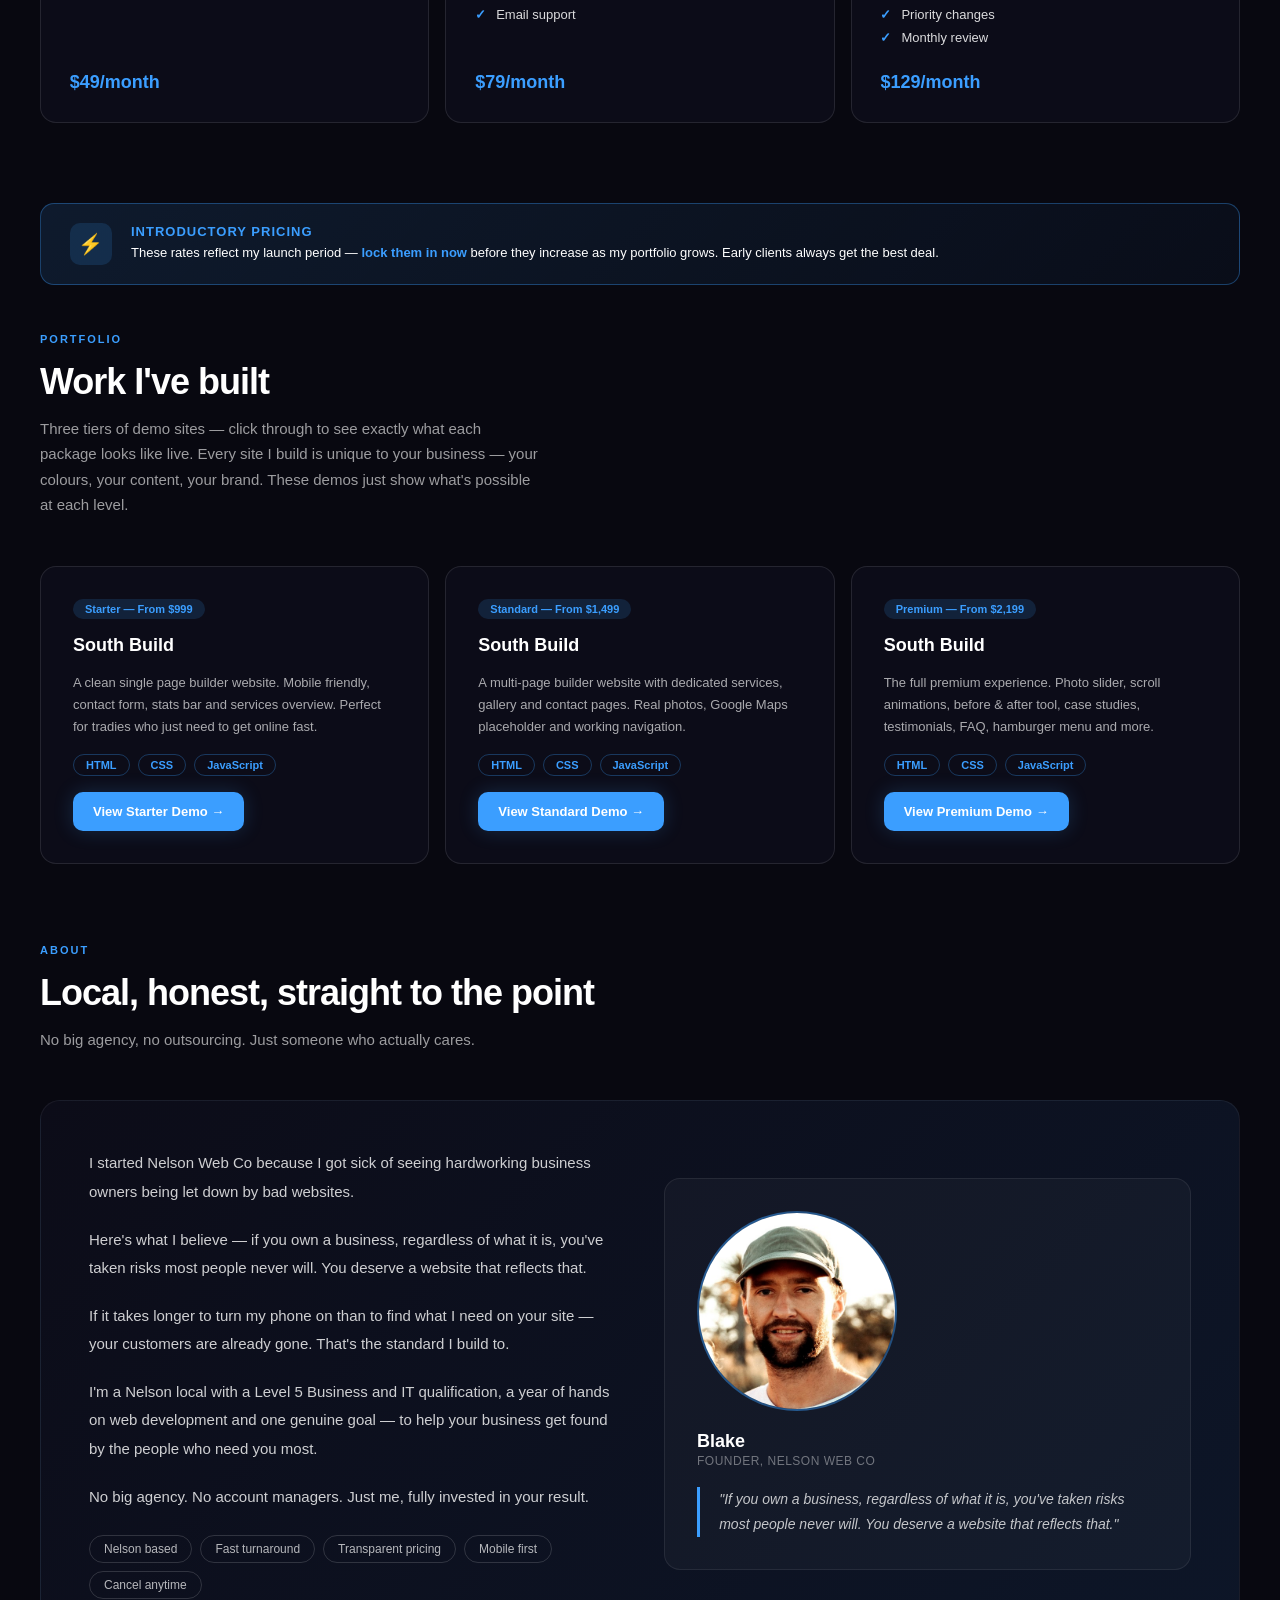
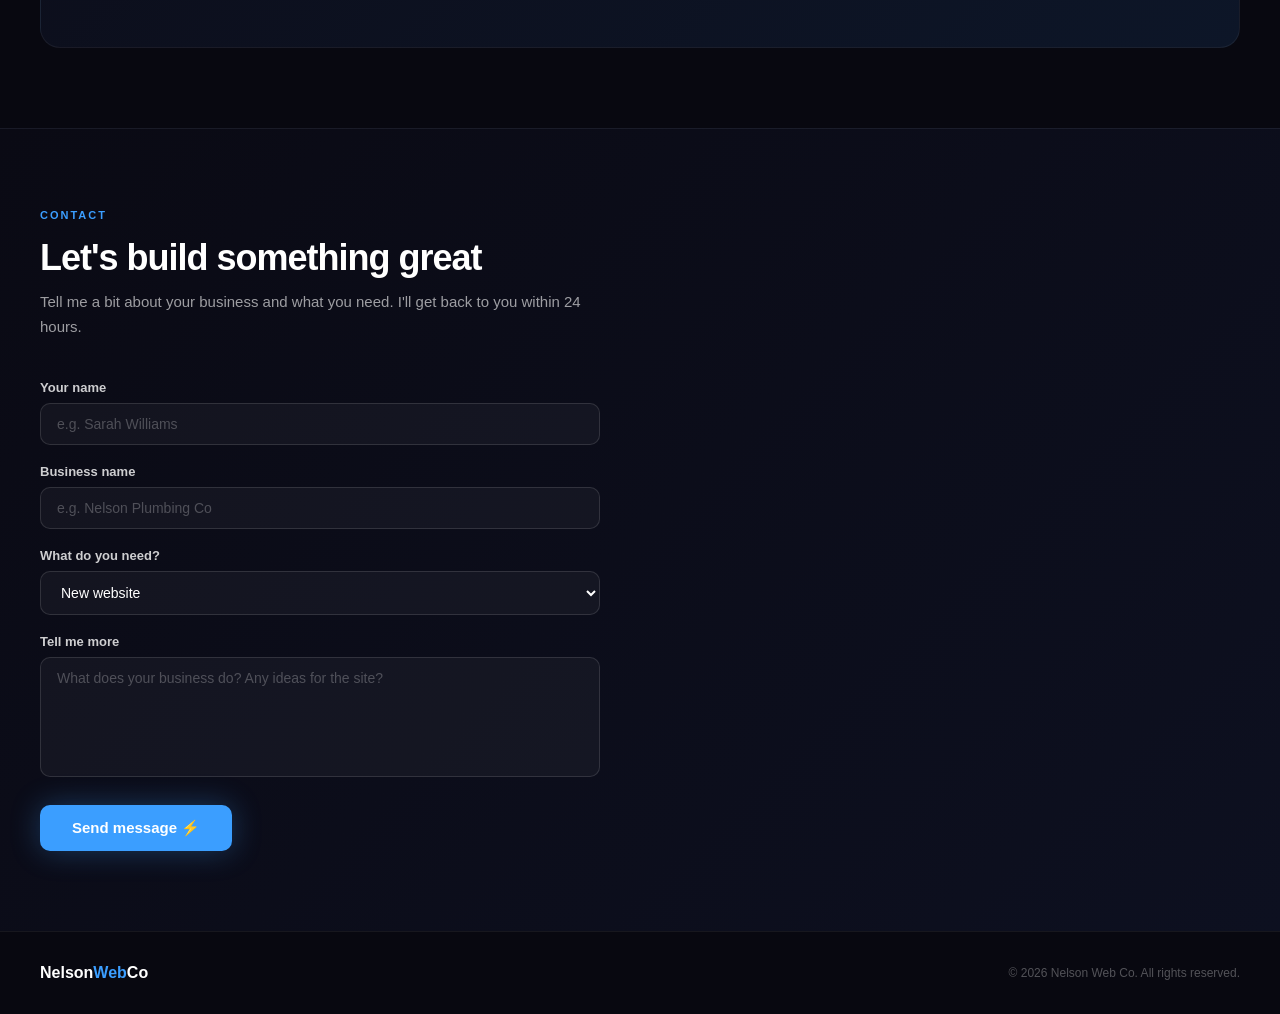
<file: Website.html>
<!DOCTYPE html>
<html lang="en">
<head>
<meta charset="UTF-8">
<meta name="viewport" content="width=device-width, initial-scale=1.0">
<title>Nelson Web Co — Websites That Work As Hard As You Do</title>
<style>
  * { margin: 0; padding: 0; box-sizing: border-box; }
  body { background: #080810; color: #fff; font-family: -apple-system, BlinkMacSystemFont, 'Segoe UI', sans-serif; overflow-x: hidden; }

  /* NAV */
  .nav { display: flex; justify-content: space-between; align-items: center; padding: 1.2rem 2.5rem; border-bottom: 1px solid rgba(255,255,255,0.08); background: rgba(8,8,16,0.95); position: sticky; top: 0; z-index: 100; backdrop-filter: blur(10px); }
  .logo { font-size: 18px; font-weight: 700; color: #fff; letter-spacing: -0.3px; }
  .logo span { color: #3b9eff; }
  .nav-links { display: flex; gap: 2rem; }
  .nav-links a { font-size: 13px; color: #fff; text-decoration: none; cursor: pointer; transition: color 0.2s; }
  .nav-links a:hover { color: #3b9eff; }
  .nav-cta { background: #3b9eff; color: #fff; border: none; padding: 9px 20px; border-radius: 6px; font-size: 13px; cursor: pointer; font-weight: 700; transition: background 0.2s; }
  .nav-cta:hover { background: #2b8ef0; }

  /* HERO */
  .hero-wrapper { position: relative; min-height: 92vh; display: flex; align-items: center; overflow: hidden; }
  .hero-bg { position: absolute; inset: 0; background: linear-gradient(135deg, #080810 0%, #0d1628 40%, #080d1f 100%); }
  .hero-grid { position: absolute; inset: 0; background-image: linear-gradient(rgba(59,158,255,0.04) 1px, transparent 1px), linear-gradient(90deg, rgba(59,158,255,0.04) 1px, transparent 1px); background-size: 60px 60px; }
  .hero-glow { position: absolute; top: -200px; right: -200px; width: 700px; height: 700px; background: radial-gradient(circle, rgba(59,158,255,0.12) 0%, transparent 70%); pointer-events: none; }
  .hero-glow-2 { position: absolute; bottom: -100px; left: -100px; width: 500px; height: 500px; background: radial-gradient(circle, rgba(59,158,255,0.06) 0%, transparent 70%); pointer-events: none; }
  .hero-content { position: relative; z-index: 2; padding: 6rem 2.5rem 5rem; max-width: 780px; margin: 0 auto; text-align: center; }
  .badge { display: inline-flex; align-items: center; gap: 6px; background: rgba(59,158,255,0.1); border: 1px solid rgba(59,158,255,0.3); color: #3b9eff; font-size: 12px; padding: 5px 14px; border-radius: 20px; margin-bottom: 2rem; font-weight: 600; }
  .badge-dot { width: 6px; height: 6px; background: #3b9eff; border-radius: 50%; animation: pulse 2s infinite; }
  @keyframes pulse { 0%, 100% { opacity: 1; } 50% { opacity: 0.4; } }
  .hero-content h1 { font-size: 58px; font-weight: 800; line-height: 1.08; color: #fff; margin-bottom: 1.4rem; letter-spacing: -2px; }
  .hero-content h1 span { color: #3b9eff; }
  .hero-content p { font-size: 17px; color: rgba(255,255,255,0.75); line-height: 1.8; max-width: 520px; margin: 0 auto 2.5rem auto; }
  .hero-btns { display: flex; gap: 1rem; align-items: center; flex-wrap: wrap; justify-content: center; }
  .btn-primary { background: #3b9eff; color: #fff; border: none; padding: 14px 28px; border-radius: 8px; font-size: 15px; cursor: pointer; font-weight: 700; transition: all 0.2s; box-shadow: 0 0 30px rgba(59,158,255,0.3); }
  .btn-primary:hover { background: #2b8ef0; transform: translateY(-1px); box-shadow: 0 0 40px rgba(59,158,255,0.5); }
  .btn-secondary { background: transparent; color: #fff; border: 2px solid rgba(255,255,255,0.3); padding: 14px 28px; border-radius: 8px; font-size: 15px; cursor: pointer; font-weight: 700; transition: all 0.2s; }
  .btn-secondary:hover { border-color: #fff; }
  .hero-scroll { position: absolute; bottom: 2rem; left: 50%; transform: translateX(-50%); display: flex; flex-direction: column; align-items: center; gap: 8px; color: rgba(255,255,255,0.3); font-size: 11px; letter-spacing: 2px; text-transform: uppercase; }
  .scroll-line { width: 1px; height: 40px; background: linear-gradient(to bottom, rgba(59,158,255,0.5), transparent); animation: scrolldown 2s infinite; }
  @keyframes scrolldown { 0% { transform: scaleY(0); transform-origin: top; } 50% { transform: scaleY(1); transform-origin: top; } 51% { transform: scaleY(1); transform-origin: bottom; } 100% { transform: scaleY(0); transform-origin: bottom; } }

  /* STATS */
  .stats { display: flex; gap: 0; border-top: 1px solid rgba(255,255,255,0.06); border-bottom: 1px solid rgba(255,255,255,0.06); background: rgba(255,255,255,0.02); }
  .stat-item { flex: 1; padding: 2rem 2.5rem; border-right: 1px solid rgba(255,255,255,0.06); }
  .stat-item:last-child { border-right: none; }
  .stat-num { font-size: 28px; font-weight: 800; color: #fff; letter-spacing: -1px; }
  .stat-num span { color: #3b9eff; }
  .stat-label { font-size: 12px; color: rgba(255,255,255,0.5); margin-top: 4px; }

  /* SECTIONS */
  .section { padding: 5rem 2.5rem; }
  .section-label { font-size: 11px; color: #3b9eff; letter-spacing: 2px; text-transform: uppercase; margin-bottom: 1rem; font-weight: 700; }
  .section h2 { font-size: 36px; font-weight: 800; color: #fff; margin-bottom: 0.8rem; letter-spacing: -1px; }
  .section-sub { font-size: 15px; color: rgba(255,255,255,0.6); margin-bottom: 3rem; max-width: 500px; line-height: 1.7; }

  /* SERVICES */
  .services-grid { display: grid; grid-template-columns: repeat(3, 1fr); gap: 1px; background: rgba(255,255,255,0.06); border-radius: 16px; overflow: hidden; border: 1px solid rgba(255,255,255,0.06); }
  .service-card { background: #0c0c18; padding: 2rem; display: flex; flex-direction: column; gap: 1rem; transition: background 0.2s; }
  .service-card:hover { background: #0f0f20; }
  .service-icon { width: 44px; height: 44px; background: rgba(59,158,255,0.1); border-radius: 10px; display: flex; align-items: center; justify-content: center; font-size: 22px; border: 1px solid rgba(59,158,255,0.2); }
  .service-card h3 { font-size: 16px; font-weight: 700; color: #fff; }
  .service-card p { font-size: 13px; color: rgba(255,255,255,0.65); line-height: 1.7; }
  .service-price { font-size: 14px; color: #3b9eff; font-weight: 700; margin-top: auto; padding-top: 0.5rem; }

  /* PRICING */
  .pricing-grid { display: grid; grid-template-columns: repeat(4, 1fr); gap: 16px; margin-bottom: 3rem; }
  .pricing-card { background: #0c0c18; border: 1px solid rgba(255,255,255,0.1); border-radius: 16px; padding: 2rem; display: flex; flex-direction: column; gap: 0.8rem; transition: all 0.2s; overflow: hidden; }
  .pricing-card:hover { border-color: rgba(255,255,255,0.25); transform: translateY(-2px); }
  .pricing-card.featured { border: 2px solid #3b9eff; background: rgba(59,158,255,0.05); position: relative; padding-top: 0; overflow: hidden; }
  .pricing-badge { font-size: 11px; background: rgba(59,158,255,0.15); color: #3b9eff; padding: 4px 12px; border-radius: 20px; width: fit-content; margin-bottom: 0.4rem; font-weight: 700; letter-spacing: 0.5px; }
  .pricing-card h3 { font-size: 16px; font-weight: 700; color: #fff; }
  .pricing-amount { font-size: 30px; font-weight: 800; color: #fff; letter-spacing: -1px; }
  .pricing-amount small { font-size: 14px; color: rgba(255,255,255,0.4); font-weight: 400; }
  .pricing-features { list-style: none; display: flex; flex-direction: column; gap: 10px; margin: 1rem 0; }
  .pricing-features li { font-size: 13px; color: rgba(255,255,255,0.85); display: flex; align-items: center; gap: 10px; }
  .pricing-features li::before { content: "✓"; color: #3b9eff; font-weight: 800; font-size: 14px; }
  .pricing-btn { margin-top: auto; background: transparent; border: 2px solid rgba(255,255,255,0.3); color: #fff; padding: 12px; border-radius: 10px; font-size: 14px; font-weight: 700; cursor: pointer; text-align: center; transition: all 0.2s; }
  .pricing-preview { width: calc(100% + 4rem); margin-left: -2rem; margin-top: -2rem; height: 300px; overflow: hidden; position: relative; border-bottom: 1px solid rgba(255,255,255,0.08); margin-bottom: 1.2rem; border-radius: 16px 16px 0 0; }
  .pricing-preview iframe { width: 200%; height: 200%; transform: scale(0.5); transform-origin: top left; pointer-events: none; border: none; }
  .pricing-preview-overlay { position: absolute; inset: 0; background: transparent; cursor: pointer; }
  .pricing-demo-btn { display: block; text-align: center; font-size: 12px; color: #3b9eff; font-weight: 600; text-decoration: none; padding: 6px; border: 1px solid rgba(59,158,255,0.3); border-radius: 8px; margin-bottom: 0.8rem; transition: all 0.2s; }
  .pricing-demo-btn:hover { background: rgba(59,158,255,0.1); }
  .pricing-btn:hover { border-color: #3b9eff; color: #3b9eff; }
  .pricing-btn.featured-btn { background: #3b9eff; border-color: #3b9eff; color: #fff; box-shadow: 0 0 20px rgba(59,158,255,0.3); }
  .pricing-btn.featured-btn:hover { background: #2b8ef0; }

  /* DIVIDERS */
  .divider-label { display: flex; align-items: center; gap: 1rem; margin-bottom: 2rem; }
  .divider-label span { font-size: 13px; color: rgba(255,255,255,0.5); white-space: nowrap; font-weight: 600; }
  .divider-line { flex: 1; height: 1px; background: rgba(255,255,255,0.08); }

  /* MODS */
  .mods-grid { display: grid; grid-template-columns: repeat(3, 1fr); gap: 16px; margin-bottom: 3rem; }
  .mod-card { background: #0c0c18; border: 1px solid rgba(255,255,255,0.1); border-radius: 16px; padding: 1.8rem; display: flex; flex-direction: column; gap: 0.8rem; transition: all 0.2s; }
  .mod-card:hover { border-color: rgba(255,255,255,0.25); transform: translateY(-2px); }
  .mod-card h3 { font-size: 15px; font-weight: 700; color: #fff; }
  .mod-card p { font-size: 13px; color: rgba(255,255,255,0.65); line-height: 1.7; }
  .mod-price { font-size: 15px; color: #3b9eff; font-weight: 700; margin-top: 0.5rem; }

  /* MAINTENANCE */
  .maint-grid { display: grid; grid-template-columns: repeat(3, 1fr); gap: 16px; }
  .maint-card { background: #0c0c18; border: 1px solid rgba(255,255,255,0.1); border-radius: 16px; padding: 1.8rem; display: flex; flex-direction: column; gap: 0.8rem; transition: all 0.2s; }
  .maint-card:hover { border-color: rgba(255,255,255,0.25); transform: translateY(-2px); }
  .maint-card h3 { font-size: 15px; font-weight: 700; color: #fff; }
  .maint-features { list-style: none; display: flex; flex-direction: column; gap: 8px; margin: 0.4rem 0; }
  .maint-features li { font-size: 13px; color: rgba(255,255,255,0.85); display: flex; align-items: center; gap: 10px; }
  .maint-features li::before { content: "✓"; color: #3b9eff; font-weight: 800; }
  .maint-price { font-size: 18px; color: #3b9eff; font-weight: 700; margin-top: auto; padding-top: 0.5rem; }
  .rebrand-note { font-size: 13px; color: rgba(255,255,255,0.6); margin-bottom: 3rem; }
  .rebrand-note a { color: #3b9eff; text-decoration: none; font-weight: 700; }

  /* PORTFOLIO */
  .portfolio-grid { display: grid; grid-template-columns: repeat(3, 1fr); gap: 16px; }
  .portfolio-card { background: #0c0c18; border: 1px solid rgba(255,255,255,0.1); border-radius: 16px; padding: 2rem; display: flex; flex-direction: column; gap: 1rem; transition: all 0.2s; }
  .portfolio-card:hover { border-color: #3b9eff; transform: translateY(-2px); }
  .portfolio-placeholder { border-style: dashed; }
  .portfolio-tag { font-size: 11px; background: rgba(59,158,255,0.15); color: #3b9eff; padding: 4px 12px; border-radius: 20px; width: fit-content; font-weight: 700; }
  .portfolio-card h3 { font-size: 18px; font-weight: 700; color: #fff; }
  .portfolio-card p { font-size: 13px; color: rgba(255,255,255,0.65); line-height: 1.7; }
  .portfolio-tech { display: flex; gap: 8px; flex-wrap: wrap; }
  .portfolio-tech span { font-size: 11px; color: #3b9eff; border: 1px solid rgba(59,158,255,0.3); padding: 4px 12px; border-radius: 20px; font-weight: 600; }
  .portfolio-btn { margin-top: auto; background: #3b9eff; color: #fff; border: none; padding: 12px 20px; border-radius: 10px; font-size: 13px; font-weight: 700; cursor: pointer; text-decoration: none; display: inline-block; width: fit-content; transition: all 0.2s; box-shadow: 0 0 20px rgba(59,158,255,0.2); }
  .portfolio-btn:hover { background: #2b8ef0; transform: translateY(-1px); }

  /* ABOUT */
  .about-wrapper { background: linear-gradient(135deg, #0c0c18 0%, #0d1628 100%); border-radius: 20px; padding: 3rem; border: 1px solid rgba(255,255,255,0.06); }
  .about-grid { display: grid; grid-template-columns: 1fr 1fr; gap: 3rem; align-items: center; }
  .about-text p { font-size: 15px; color: rgba(255,255,255,0.8); line-height: 1.9; margin-bottom: 1.2rem; }
  .about-pills { display: flex; flex-wrap: wrap; gap: 8px; margin-top: 1.5rem; }
  .pill { font-size: 12px; color: rgba(255,255,255,0.7); border: 1px solid rgba(255,255,255,0.15); padding: 6px 14px; border-radius: 20px; transition: all 0.2s; }
  .pill:hover { border-color: #3b9eff; color: #3b9eff; }
  .about-card { background: rgba(255,255,255,0.03); border: 1px solid rgba(255,255,255,0.08); border-radius: 16px; padding: 2rem; display: flex; flex-direction: column; gap: 1.2rem; }
  .about-avatar { width: 60px; height: 60px; border-radius: 50%; background: linear-gradient(135deg, rgba(59,158,255,0.3), rgba(59,158,255,0.1)); display: flex; align-items: center; justify-content: center; font-size: 24px; font-weight: 800; color: #3b9eff; border: 2px solid rgba(59,158,255,0.3); }
  .about-name { font-size: 18px; font-weight: 700; color: #fff; }
  .about-role { font-size: 12px; color: rgba(255,255,255,0.4); margin-top: 2px; letter-spacing: 0.5px; text-transform: uppercase; }
  .about-quote { font-size: 14px; color: rgba(255,255,255,0.75); line-height: 1.8; font-style: italic; border-left: 3px solid #3b9eff; padding-left: 1.2rem; }

  /* CONTACT */
  .contact-section { padding: 5rem 2.5rem; background: linear-gradient(135deg, #0a0a14 0%, #0d1020 100%); border-top: 1px solid rgba(255,255,255,0.06); }
  .contact-inner { max-width: 560px; }
  .contact-inner h2 { font-size: 36px; font-weight: 800; color: #fff; margin-bottom: 0.6rem; letter-spacing: -1px; }
  .contact-inner p { font-size: 15px; color: rgba(255,255,255,0.6); margin-bottom: 2.5rem; line-height: 1.7; }
  .form-group { display: flex; flex-direction: column; gap: 8px; margin-bottom: 1.2rem; }
  .form-group label { font-size: 13px; color: rgba(255,255,255,0.8); font-weight: 700; }
  .form-group input, .form-group textarea, .form-group select { background: rgba(255,255,255,0.04); border: 1px solid rgba(255,255,255,0.12); border-radius: 10px; padding: 12px 16px; color: #fff; font-size: 14px; font-family: inherit; outline: none; width: 100%; transition: border-color 0.2s; }
  .form-group input:focus, .form-group textarea:focus, .form-group select:focus { border-color: #3b9eff; }
  .form-group input::placeholder, .form-group textarea::placeholder { color: rgba(255,255,255,0.25); }
  .form-group textarea { height: 120px; resize: none; }
  .form-group select option { background: #0c0c18; color: #fff; }
  .submit-btn { background: #3b9eff; color: #fff; border: none; padding: 14px 32px; border-radius: 10px; font-size: 15px; cursor: pointer; font-weight: 700; margin-top: 0.5rem; transition: all 0.2s; box-shadow: 0 0 30px rgba(59,158,255,0.3); }
  .submit-btn:hover { background: #2b8ef0; transform: translateY(-1px); box-shadow: 0 0 40px rgba(59,158,255,0.5); }

  /* FOOTER */
  .footer { padding: 2rem 2.5rem; border-top: 1px solid rgba(255,255,255,0.06); display: flex; justify-content: space-between; align-items: center; }
  .footer-logo { font-size: 16px; color: #fff; font-weight: 700; }
  .footer-logo span { color: #3b9eff; }
  .footer-copy { font-size: 12px; color: rgba(255,255,255,0.3); }

  /* MOBILE */
  @media (max-width: 768px) {
    .hero-content h1 { font-size: 36px; }
    .nav-links { display: none; }
    .stats { flex-wrap: wrap; }
    .stat-item { min-width: 45%; border-right: none; border-bottom: 1px solid rgba(255,255,255,0.06); }
    .services-grid { grid-template-columns: 1fr; }
    .pricing-grid { grid-template-columns: 1fr; }
    .mods-grid { grid-template-columns: 1fr; }
    .maint-grid { grid-template-columns: 1fr; }
    .portfolio-grid { grid-template-columns: 1fr; }
    .about-grid { grid-template-columns: 1fr; }
    .about-wrapper { padding: 2rem; }
    .footer { flex-direction: column; gap: 1rem; text-align: center; }
  }
</style>
</head>
<body>

<style>
  .hamburger { display: none; flex-direction: column; gap: 5px; cursor: pointer; padding: 4px; background: none; border: none; }
  .hamburger span { width: 24px; height: 2px; background: #fff; border-radius: 2px; transition: all 0.3s; display: block; }
  .mobile-menu { display: none; position: fixed; top: 0; left: 0; right: 0; bottom: 0; background: rgba(8,8,16,0.98); z-index: 200; flex-direction: column; align-items: center; justify-content: center; gap: 2rem; }
  .mobile-menu.open { display: flex; }
  .mobile-menu a { font-size: 24px; color: #fff; text-decoration: none; font-weight: 700; }
  .mobile-menu a:hover { color: #3b9eff; }
  .mobile-close { position: absolute; top: 1.5rem; right: 1.5rem; background: none; border: none; color: #fff; font-size: 28px; cursor: pointer; }
  .float-call { display: none; position: fixed; bottom: 90px; right: 20px; width: 54px; height: 54px; background: #3b9eff; border-radius: 50%; align-items: center; justify-content: center; font-size: 22px; box-shadow: 0 4px 20px rgba(59,158,255,0.5); z-index: 150; text-decoration: none; }
  .float-top { display: none; position: fixed; bottom: 20px; right: 20px; width: 54px; height: 54px; background: rgba(255,255,255,0.1); border: 1px solid rgba(255,255,255,0.2); border-radius: 50%; align-items: center; justify-content: center; font-size: 20px; cursor: pointer; z-index: 150; color: #fff; }
  @media (max-width: 768px) {
    .hamburger { display: flex; }
    .nav-cta { display: none; }
    .float-call { display: flex; }
    .float-top { display: flex; }
  }
</style>

<nav class="nav">
  <div class="logo">Nelson<span>Web</span>Co</div>
  <div class="nav-links">
    <a href="#services">Services</a>
    <a href="#pricing">Pricing</a>
    <a href="#portfolio">Portfolio</a>
    <a href="#about">About</a>
    <a href="#contact">Contact</a>
  </div>
  <button class="nav-cta" onclick="document.getElementById('contact').scrollIntoView({behavior:'smooth'})">Get a free quote</button>
  <button class="hamburger" onclick="document.getElementById('mobileMenu').classList.add('open')">
    <span></span><span></span><span></span>
  </button>
</nav>

<div class="mobile-menu" id="mobileMenu">
  <button class="mobile-close" onclick="document.getElementById('mobileMenu').classList.remove('open')">✕</button>
  <a href="#services" onclick="document.getElementById('mobileMenu').classList.remove('open')">Services</a>
  <a href="#pricing" onclick="document.getElementById('mobileMenu').classList.remove('open')">Pricing</a>
  <a href="#portfolio" onclick="document.getElementById('mobileMenu').classList.remove('open')">Portfolio</a>
  <a href="#about" onclick="document.getElementById('mobileMenu').classList.remove('open')">About</a>
  <a href="#contact" onclick="document.getElementById('mobileMenu').classList.remove('open')">Contact</a>
</div>

<a class="float-call" href="tel:02729554838">📞</a>
<button class="float-top" onclick="window.scrollTo({top:0,behavior:'smooth'})">↑</button>

<div class="hero-wrapper">
  <div class="hero-bg"></div>
  <div class="hero-grid"></div>
  <div class="hero-glow"></div>
  <div class="hero-glow-2"></div>
  <div class="hero-content">
    <div style="width:100%;text-align:center;margin-bottom:1.5rem;">
      <div style="display:inline-flex;align-items:center;gap:8px;background:#1e90ff;color:#fff;font-size:13px;padding:8px 22px;border-radius:30px;font-weight:700;box-shadow:0 0 20px rgba(30,144,255,0.4);">⚡ Introductory Pricing — Lock in now before rates increase</div>
    </div>
    <div class="badge"><div class="badge-dot"></div> Nelson based, NZ wide</div>
    <h1>Websites that work<br>as hard as <span>you do</span></h1>
    <p>Clean, fast, mobile-friendly websites for NZ businesses. No fluff, no jargon — just results. Starting from $999 NZD.</p>
    <div class="hero-btns">
      <button class="btn-primary" onclick="document.getElementById('contact').scrollIntoView({behavior:'smooth'})">Get a free quote ⚡</button>
      <button class="btn-secondary" onclick="document.getElementById('pricing').scrollIntoView({behavior:'smooth'})">View pricing</button>
    </div>
  </div>
  <div class="hero-scroll"><div class="scroll-line"></div>scroll</div>
</div>

<div class="stats">
  <div class="stat-item"><div class="stat-num">3<span>sec</span></div><div class="stat-label">First impression window</div></div>
  <div class="stat-item"><div class="stat-num">80<span>%</span></div><div class="stat-label">Of searches happen on mobile</div></div>
  <div class="stat-item"><div class="stat-num">$999</div><div class="stat-label">Starting price, no hidden fees</div></div>
  <div class="stat-item"><div class="stat-num">100<span>%</span></div><div class="stat-label">NZ wide</div></div>
</div>

<div class="section" id="services">
  <div class="section-label">What we do</div>
  <h2>Everything your business needs online</h2>
  <p class="section-sub">Simple packages, transparent pricing. No surprises.</p>
  <div class="services-grid">
    <div class="service-card">
      <div class="service-icon">🌐</div>
      <h3>New websites</h3>
      <p>Built from scratch, mobile-friendly, performance optimised and ready to bring in customers from day one.</p>
      <div class="service-price" style="cursor:pointer;" onclick="document.getElementById('contact').scrollIntoView({behavior:'smooth'})">From $999 NZD</div>
    </div>
    <div class="service-card">
      <div class="service-icon">✏️</div>
      <h3>Site Fixes</h3>
      <p>Got something that needs updating or improving on your existing site? From small tweaks to full overhauls — get in touch for a free quote.</p>
      <div class="service-price" style="cursor:pointer;" onclick="document.getElementById('contact').scrollIntoView({behavior:'smooth'})">Get a quote</div>
    </div>
    <div class="service-card">
      <div class="service-icon">🔧</div>
      <h3>Maintenance</h3>
      <p>Keep your site fresh and running smoothly with monthly updates, fixes and support.</p>
      <div class="service-price" style="cursor:pointer;" onclick="document.getElementById('contact').scrollIntoView({behavior:'smooth'})">From $49/month</div>
    </div>
  </div>
</div>

<div class="section" id="pricing" style="padding-top: 0;">
  <div class="section-label">Pricing</div>
  <h2>Honest pricing, no hidden costs</h2>
  <p class="section-sub">Whether you need a brand new site, a fix-up, or ongoing support — there's an option for you.</p>

  <div class="divider-label"><div class="divider-line"></div><span>New websites</span><div class="divider-line"></div></div>
  <div class="pricing-grid">
    <div class="pricing-card">
      <div class="pricing-preview">
        <iframe src="https://south-build-starter.vercel.app" scrolling="no" loading="lazy"></iframe>
        <a href="https://south-build-starter.vercel.app" target="_blank" class="pricing-preview-overlay"></a>
      </div>
      <a href="https://south-build-starter.vercel.app" target="_blank" class="pricing-demo-btn">👁 Preview live demo →</a>
      <h3>Starter</h3>
      <div class="pricing-amount">From $999 <small>NZD</small></div>
      <ul class="pricing-features">
        <li>Single page website</li>
        <li>Mobile friendly</li>
        <li>Contact form</li>
        <li>Basic SEO setup</li>
        <li>Live on the web</li>
      </ul>
      <div class="pricing-btn" onclick="document.getElementById('contact').scrollIntoView({behavior:'smooth'})">Get started</div>
    </div>
    <div class="pricing-card featured">
      <div class="pricing-preview">
        <iframe src="https://south-build-standard.vercel.app" scrolling="no" loading="lazy"></iframe>
        <a href="https://south-build-standard.vercel.app" target="_blank" class="pricing-preview-overlay"></a>
        <div class="pricing-badge" style="position:absolute;top:12px;left:12px;z-index:2;">Recommended</div>
      </div>
      <a href="https://south-build-standard.vercel.app" target="_blank" class="pricing-demo-btn">👁 Preview live demo →</a>
      <h3>Standard</h3>
      <div class="pricing-amount">From $1,499 <small>NZD</small></div>
      <ul class="pricing-features">
        <li>4–5 pages</li>
        <li>Everything in Starter</li>
        <li>Services & gallery page</li>
        <li>Photo gallery included</li>
        <li>Custom branding</li>
      </ul>
      <div class="pricing-btn featured-btn" onclick="document.getElementById('contact').scrollIntoView({behavior:'smooth'})">Get started</div>
    </div>
    <div class="pricing-card">
      <div class="pricing-preview">
        <iframe src="https://south-build-premium.vercel.app" scrolling="no" loading="lazy"></iframe>
        <a href="https://south-build-premium.vercel.app" target="_blank" class="pricing-preview-overlay"></a>
      </div>
      <a href="https://south-build-premium.vercel.app" target="_blank" class="pricing-demo-btn">👁 Preview live demo →</a>
      <h3>Premium</h3>
      <div class="pricing-amount">From $2,199 <small>NZD</small></div>
      <ul class="pricing-features">
        <li>6+ pages</li>
        <li>Everything in Standard</li>
        <li>Quote/booking form</li>
        <li>Image gallery</li>
        <li>Priority turnaround</li>
      </ul>
      <div class="pricing-btn" onclick="document.getElementById('contact').scrollIntoView({behavior:'smooth'})">Get started</div>
    </div>
    <div class="pricing-card">
      <div style="width:44px;height:44px;background:rgba(59,158,255,0.1);border-radius:10px;display:flex;align-items:center;justify-content:center;font-size:22px;border:1px solid rgba(59,158,255,0.2);margin-bottom:0.8rem;">🛠️</div>
      <h3>Custom Build</h3>
      <div class="pricing-amount">Let's talk <small></small></div>
      <ul class="pricing-features">
        <li>E-commerce & online store</li>
        <li>Booking systems</li>
        <li>Custom functionality</li>
        <li>Larger multi-page builds</li>
        <li>Tailored to your business</li>
      </ul>
      <div class="pricing-btn" onclick="document.getElementById('contact').scrollIntoView({behavior:'smooth'})">Get a quote</div>
    </div>
  </div>

  <div class="divider-label"><div class="divider-line"></div><span>Already have a site?</span><div class="divider-line"></div></div>
  <div class="mods-grid">
    <div class="mod-card">
      <div class="service-icon">⚙️</div>
      <h3>Small fixes</h3>
      <p>Text updates, image swaps, colour changes and minor layout tweaks.</p>
      <div class="mod-price" style="cursor:pointer;" onclick="document.getElementById('contact').scrollIntoView({behavior:'smooth'})">Get a quote</div>
    </div>
    <div class="mod-card">
      <div class="service-icon">📐</div>
      <h3>Page overhaul</h3>
      <p>Overhaul of your existing single page site with improved layout, content and modern styling.</p>
      <div class="mod-price" style="cursor:pointer;" onclick="document.getElementById('contact').scrollIntoView({behavior:'smooth'})">Get a quote</div>
    </div>
    <div class="mod-card">
      <div class="service-icon">🔄</div>
      <h3>Full redesign</h3>
      <p>Complete visual overhaul of your existing site. Same content, brand new look.</p>
      <div class="mod-price" style="cursor:pointer;" onclick="document.getElementById('contact').scrollIntoView({behavior:'smooth'})">Get a quote</div>
    </div>
  </div>
  <p class="rebrand-note">Every existing site is different — get in touch and I'll give you an honest price within 24 hours.</p>

  <div class="divider-label"><div class="divider-line"></div><span>Ongoing maintenance</span><div class="divider-line"></div></div>
  <div class="maint-grid">
    <div class="maint-card">
      <div class="service-icon">🌐</div>
      <h3>Hosting Only</h3>
      <ul class="maint-features">
        <li>Hosting included</li>
        <li>Required to keep site live</li>
        <li>New or existing sites welcome</li>
      </ul>
      <div class="maint-price" style="cursor:pointer;" onclick="document.getElementById('contact').scrollIntoView({behavior:'smooth'})">$49/month</div>
    </div>
    <div class="maint-card">
      <div class="service-icon">🛡️</div>
      <h3>Basic</h3>
      <ul class="maint-features">
        <li>Hosting included</li>
        <li>Up to 15 mins of changes/month</li>
        <li>Performance checks</li>
        <li>Email support</li>
      </ul>
      <div class="maint-price" style="cursor:pointer;" onclick="document.getElementById('contact').scrollIntoView({behavior:'smooth'})">$79/month</div>
    </div>
    <div class="maint-card">
      <div class="service-icon">✅</div>
      <h3>Full Support</h3>
      <ul class="maint-features">
        <li>Hosting included</li>
        <li>Everything in Basic</li>
        <li>Up to 30 mins of changes/month</li>
        <li>Priority changes</li>
        <li>Monthly review</li>
      </ul>
      <div class="maint-price" style="cursor:pointer;" onclick="document.getElementById('contact').scrollIntoView({behavior:'smooth'})">$129/month</div>
    </div>
  </div>
</div>

<div style="margin: 0 2.5rem 3rem; background: linear-gradient(135deg, rgba(59,158,255,0.12), rgba(59,158,255,0.04)); border: 1px solid rgba(59,158,255,0.35); border-radius: 14px; padding: 1.2rem 1.8rem; display: flex; align-items: center; gap: 1.2rem;">
  <div style="width: 42px; height: 42px; background: rgba(59,158,255,0.15); border-radius: 10px; display: flex; align-items: center; justify-content: center; font-size: 20px; flex-shrink: 0;">⚡</div>
  <div>
    <div style="font-size: 13px; font-weight: 700; color: #3b9eff; margin-bottom: 4px; text-transform: uppercase; letter-spacing: 1px;">Introductory Pricing</div>
    <div style="font-size: 13px; color: #fff; line-height: 1.6;">These rates reflect my launch period — <strong style="color: #3b9eff;">lock them in now</strong> before they increase as my portfolio grows. Early clients always get the best deal.</div>
  </div>
</div>

<div class="section" id="portfolio" style="padding-top: 0;">
  <div class="section-label">Portfolio</div>
  <h2>Work I've built</h2>
  <p class="section-sub">Three tiers of demo sites — click through to see exactly what each package looks like live. Every site I build is unique to your business — your colours, your content, your brand. These demos just show what's possible at each level.</p>
  <div class="portfolio-grid">
    <div class="portfolio-card fade-up">
      <div class="portfolio-tag">Starter — From $999</div>
      <h3>South Build</h3>
      <p>A clean single page builder website. Mobile friendly, contact form, stats bar and services overview. Perfect for tradies who just need to get online fast.</p>
      <div class="portfolio-tech">
        <span>HTML</span>
        <span>CSS</span>
        <span>JavaScript</span>
      </div>
      <a href="https://south-build-starter.vercel.app" target="_blank" class="portfolio-btn">View Starter Demo →</a>
    </div>
    <div class="portfolio-card fade-up">
      <div class="portfolio-tag">Standard — From $1,499</div>
      <h3>South Build</h3>
      <p>A multi-page builder website with dedicated services, gallery and contact pages. Real photos, Google Maps placeholder and working navigation.</p>
      <div class="portfolio-tech">
        <span>HTML</span>
        <span>CSS</span>
        <span>JavaScript</span>
      </div>
      <a href="https://south-build-standard.vercel.app" target="_blank" class="portfolio-btn">View Standard Demo →</a>
    </div>
    <div class="portfolio-card fade-up">
      <div class="portfolio-tag">Premium — From $2,199</div>
      <h3>South Build</h3>
      <p>The full premium experience. Photo slider, scroll animations, before & after tool, case studies, testimonials, FAQ, hamburger menu and more.</p>
      <div class="portfolio-tech">
        <span>HTML</span>
        <span>CSS</span>
        <span>JavaScript</span>
      </div>
      <a href="https://south-build-premium.vercel.app" target="_blank" class="portfolio-btn">View Premium Demo →</a>
    </div>
  </div>
</div>

<div class="section" id="about" style="padding-top: 0;">
  <div class="section-label">About</div>
  <h2>Local, honest, straight to the point</h2>
  <p class="section-sub">No big agency, no outsourcing. Just someone who actually cares.</p>
  <div class="about-wrapper">
    <div class="about-grid">
      <div class="about-text">
        <p>I started Nelson Web Co because I got sick of seeing hardworking business owners being let down by bad websites.</p>
        <p>Here's what I believe — if you own a business, regardless of what it is, you've taken risks most people never will. You deserve a website that reflects that.</p>
        <p>If it takes longer to turn my phone on than to find what I need on your site — your customers are already gone. That's the standard I build to.</p>
        <p>I'm a Nelson local with a Level 5 Business and IT qualification, a year of hands on web development and one genuine goal — to help your business get found by the people who need you most.</p>
        <p>No big agency. No account managers. Just me, fully invested in your result.</p>
        <div class="about-pills">
          <div class="pill">Nelson based</div>
          <div class="pill">Fast turnaround</div>
          <div class="pill">Transparent pricing</div>
          <div class="pill">Mobile first</div>
          <div class="pill">Cancel anytime</div>
        </div>
      </div>
      <div class="about-card">
        <div class="about-avatar" style="width:200px;height:200px;border-radius:50%;overflow:hidden;padding:0;border:2px solid rgba(59,158,255,0.3);"><img src="[data-uri]" style="width:100%;height:100%;object-fit:cover;object-position:center center;" /></div>
        <div>
          <div class="about-name">Blake</div>
          <div class="about-role">Founder, Nelson Web Co</div>
        </div>
        <div class="about-quote">"If you own a business, regardless of what it is, you've taken risks most people never will. You deserve a website that reflects that."</div>
      </div>
    </div>
  </div>
</div>

<div class="contact-section" id="contact">
  <div class="contact-inner">
    <div class="section-label">Contact</div>
    <h2>Let's build something great</h2>
    <p>Tell me a bit about your business and what you need. I'll get back to you within 24 hours.</p>
    <div class="form-group"><label>Your name</label><input type="text" placeholder="e.g. Sarah Williams" /></div>
    <div class="form-group"><label>Business name</label><input type="text" placeholder="e.g. Nelson Plumbing Co" /></div>
    <div class="form-group"><label>What do you need?</label>
      <select>
        <option>New website</option>
        <option>Redesign existing site</option>
        <option>Small fixes</option>
        <option>Monthly maintenance</option>
        <option>Custom / large project</option>
        <option>Not sure yet</option>
      </select>
    </div>
    <div class="form-group"><label>Tell me more</label><textarea placeholder="What does your business do? Any ideas for the site?"></textarea></div>
    <button class="submit-btn">Send message ⚡</button>
  </div>
</div>

<div class="footer">
  <div class="footer-logo">Nelson<span>Web</span>Co</div>
  <div class="footer-copy">© 2026 Nelson Web Co. All rights reserved.</div>
</div>

</body>
</html>
</file>
<file: styles.css>
/* ---------- Colours & type ---------- */
  :root{
    --navy:#0F2433;      /* harbour navy: text, footer */
    --mist:#EEF3F5;      /* sea mist: alternate sections */
    --white:#FFFFFF;
    --stone:#56636C;     /* boulder grey: secondary text */
    --rule:#D6DEE3;      /* lines */
    --blue:#1F6FD1;      /* buttons & links on light backgrounds */
    --blue-dark:#185BB0;
    --logo-blue:#3B9EFF; /* logo only */
    --head:'Barlow Condensed', 'Arial Narrow', sans-serif;
    --body:'Barlow', 'Segoe UI', Arial, sans-serif;
    --wrap:1160px;
  }
  *{margin:0;padding:0;box-sizing:border-box;}
  html{scroll-behavior:smooth;}
  body{font-family:var(--body);font-size:17px;line-height:1.65;color:var(--navy);background:var(--white);-webkit-font-smoothing:antialiased;}
  img{max-width:100%;display:block;}
  a{color:var(--blue);}
  a:focus-visible,button:focus-visible,input:focus-visible,select:focus-visible,textarea:focus-visible{outline:3px solid var(--logo-blue);outline-offset:3px;}
  .wrap{max-width:var(--wrap);margin:0 auto;padding:0 28px;}
  h1,h2,h3{font-family:var(--head);font-weight:600;line-height:1.08;letter-spacing:.2px;}
  h2{font-size:clamp(2rem,3.6vw,2.75rem);margin-bottom:18px;}
  h3{font-size:1.45rem;margin-bottom:8px;}
  p{max-width:68ch;}
  .lead{font-size:1.12rem;color:var(--stone);}
  section{padding:96px 0;}
  section,#about{scroll-margin-top:78px;}
  .mist{background:var(--mist);}

  /* ---------- Logo (unchanged wordmark) ---------- */
  .logo{font-family:'Inter',Arial,sans-serif;font-weight:800;font-size:22px;letter-spacing:-.3px;text-decoration:none;color:#fff;white-space:nowrap;}
  .logo span{color:var(--logo-blue);}

  /* ---------- Nav ---------- */
  .nav{position:fixed;top:0;left:0;right:0;z-index:50;transition:background .25s,box-shadow .25s;}
  .nav .wrap{display:flex;align-items:center;justify-content:space-between;height:78px;}
  .nav-links{display:flex;align-items:center;gap:30px;list-style:none;}
  .nav-links a{color:#fff;text-decoration:none;font-weight:500;font-size:15.5px;}
  .nav-links a:hover{color:#cfe3ff;}
  .nav-links .btn{padding:10px 18px;font-size:15px;}
  .nav.solid{background:#fff;box-shadow:0 1px 0 var(--rule);}
  .nav.solid .logo{color:var(--navy);}
  .nav.solid .nav-links a{color:var(--navy);}
  .nav.solid .nav-links a:hover{color:var(--blue);}
  .nav.solid .nav-links a.btn{color:#fff;}
  .menu-btn{display:none;background:none;border:0;color:#fff;cursor:pointer;padding:8px;}
  .nav.solid .menu-btn{color:var(--navy);}

  /* ---------- Buttons ---------- */
  .btn{display:inline-block;background:var(--blue);color:#fff;text-decoration:none;font-weight:600;padding:14px 26px;border-radius:6px;border:2px solid var(--blue);font-family:var(--body);font-size:16px;cursor:pointer;transition:background .2s,border-color .2s;}
  .btn:hover{background:var(--blue-dark);border-color:var(--blue-dark);}
  .btn.ghost{background:transparent;border-color:rgba(255,255,255,.85);color:#fff;}
  .btn.ghost:hover{background:rgba(255,255,255,.12);}
  .btn.line{background:transparent;color:var(--blue);border-color:var(--blue);}
  .btn.line:hover{background:var(--blue);color:#fff;}

  /* ---------- Hero (split: photo with headline | about Blake) ---------- */
  .hero{display:grid;grid-template-columns:1.15fr .85fr;min-height:62vh;padding-top:78px;background:var(--white);}
  .hero-photo{position:relative;display:flex;align-items:center;justify-content:center;min-height:500px;margin:0;color:#fff;padding:56px clamp(20px,4vw,56px);
    background:#2b3338 url('images/hero-tahuna.jpg') center 50%/cover no-repeat;}
  .hero-photo::before{content:"";position:absolute;inset:0;background:rgba(15,36,51,.06);}
  .hero-overlay{position:relative;display:flex;flex-direction:column;align-items:center;text-align:center;width:100%;max-width:460px;}
  .hero-box{background:rgba(15,36,51,.72);padding:24px clamp(18px,2.4vw,30px) 22px;width:100%;}
  .hero h1{font-size:clamp(1.9rem,2.8vw,2.6rem);font-weight:600;line-height:1.06;margin:0 0 10px;color:#fff;letter-spacing:.3px;}
  .hero-box p{font-size:1rem;line-height:1.55;color:rgba(255,255,255,.9);margin:0 auto;max-width:38ch;}
  .hero-actions{display:flex;gap:18px;flex-wrap:wrap;justify-content:center;align-items:center;margin-top:18px;}
  .hero-actions .btn{border-radius:3px;padding:13px 28px;}
  .hero-actions .more{color:#fff;font-weight:600;text-decoration:underline;text-underline-offset:4px;text-shadow:0 1px 6px rgba(0,0,0,.5);}
  .hero-actions .more:hover{text-decoration-thickness:2px;}
  .hero-photo figcaption{position:absolute;right:16px;bottom:14px;z-index:1;font-size:13px;color:#fff;background:rgba(15,36,51,.5);padding:4px 10px;border-radius:999px;}
  .hero-about{display:flex;flex-direction:column;justify-content:center;padding:48px clamp(28px,4vw,60px);background:var(--mist);}
  .hero-about .who{display:grid;grid-template-columns:96px 1fr;gap:2px 18px;align-items:center;margin-bottom:22px;}
  .hero-about .who img{width:96px;height:96px;border-radius:50%;object-fit:cover;object-position:center 30%;border:3px solid #fff;box-shadow:0 4px 14px rgba(15,36,51,.12);grid-row:1 / span 2;}
  .hero-about .who strong{font-family:var(--head);font-size:1.7rem;font-weight:600;line-height:1;align-self:end;}
  .hero-about .who span{color:var(--blue);font-weight:600;font-size:15px;align-self:start;}
  .hero-about h2{font-size:clamp(1.7rem,2.4vw,2.2rem);margin-bottom:14px;}
  .hero-about p{color:var(--stone);margin-bottom:12px;max-width:52ch;font-size:16px;}
  .hero-about p.first{font-size:1.08rem;color:var(--navy);}
  .hero-about .call{margin-top:6px;font-weight:600;color:var(--navy);text-decoration:none;font-size:1.1rem;}
  .hero-about .call:hover{color:var(--blue);}
  @media (prefers-reduced-motion:no-preference){
    .hero-overlay > *,.hero-about > *{animation:rise .8s cubic-bezier(.2,.7,.2,1) both;}
    .hero-overlay > *:nth-child(2){animation-delay:.14s;}
    .hero-about > *{animation-delay:.22s;}
    @keyframes rise{from{opacity:0;transform:translateY(14px);}to{opacity:1;transform:none;}}
  }

  /* ---------- Service sections ---------- */
  .svc-intro{display:grid;grid-template-columns:1.25fr .75fr;gap:56px;align-items:start;}
  .svc-intro.single{grid-template-columns:1fr;max-width:820px;}
  .svc-intro p{color:var(--stone);margin-bottom:14px;}
  .svc-intro p.lead{color:var(--navy);}
  .svc-pic{margin:6px 0 0;}
  .svc-pic img{border:1px solid var(--rule);border-radius:6px;aspect-ratio:900/425;object-fit:cover;object-position:left top;width:100%;}
  .svc-pic figcaption{font-size:14px;color:var(--stone);margin-top:8px;}
  .svc-grid{display:grid;grid-template-columns:repeat(3,1fr);gap:36px 40px;margin-top:48px;}
  .svc{border-top:2px solid var(--navy);padding-top:16px;}
  .svc h3{font-size:1.4rem;}
  .svc p{color:var(--stone);font-size:16px;}
  .svc a{font-weight:600;text-decoration:none;white-space:nowrap;}
  .svc a:hover{text-decoration:underline;}

  /* ---------- Work ---------- */
  .work-head{display:flex;justify-content:space-between;align-items:end;gap:24px;flex-wrap:wrap;margin-bottom:36px;}
  .track{display:flex;gap:28px;overflow-x:auto;scroll-snap-type:x mandatory;scroll-behavior:smooth;scrollbar-width:none;padding-bottom:4px;}
  .track::-webkit-scrollbar{display:none;}
  .track:focus-visible{outline:3px solid var(--logo-blue);outline-offset:6px;}
  .slide{flex:0 0 calc((100% - 56px) / 3);scroll-snap-align:start;margin:0;}
  .slide a{display:block;border-radius:6px;overflow:hidden;border:1px solid var(--rule);background:#fff;}
  .slide img{aspect-ratio:900/425;object-fit:cover;object-position:left top;width:100%;transition:transform .5s;}
  .slide a:hover img{transform:scale(1.03);}
  .slide figcaption{margin-top:12px;font-weight:600;}
  .slide figcaption small{display:block;font-weight:400;color:var(--stone);font-size:14.5px;}
  .car-controls{display:flex;align-items:center;justify-content:center;gap:18px;margin-top:26px;}
  .car-btn{width:44px;height:44px;border-radius:50%;border:1.5px solid var(--navy);background:#fff;color:var(--navy);display:flex;align-items:center;justify-content:center;cursor:pointer;transition:background .2s,color .2s;}
  .car-btn:hover{background:var(--navy);color:#fff;}
  .dots{display:flex;gap:8px;}
  .dots button{width:9px;height:9px;border-radius:50%;border:0;background:#b9c6cd;padding:0;cursor:pointer;}
  .dots button[aria-current="true"]{background:var(--blue);width:22px;border-radius:5px;}
  @media (max-width:900px){ .slide{flex-basis:calc((100% - 28px) / 2);} }
  @media (max-width:560px){ .slide{flex-basis:86%;} .track{gap:16px;} }
  @media (prefers-reduced-motion:reduce){ .track{scroll-behavior:auto;} .slide img{transition:none;} }

  /* ---------- Pricing ---------- */
  .price-cols{display:grid;grid-template-columns:repeat(3,1fr);margin-top:44px;border-top:3px solid var(--navy);}
  .price{padding:34px 30px 36px;border-right:1px solid var(--rule);display:flex;flex-direction:column;}
  .price:first-child{padding-left:0;} .price:last-child{border-right:0;padding-right:0;}
  .price .amount{font-family:var(--head);font-size:3rem;font-weight:700;line-height:1;margin:6px 0 4px;}
  .price .amount small{font-family:var(--body);font-size:15px;font-weight:500;color:var(--stone);}
  .price .for{color:var(--stone);margin-bottom:18px;}
  .price ul{list-style:none;margin-bottom:26px;flex:1;}
  .price li{padding:9px 0;border-bottom:1px solid var(--rule);}
  .price .links{display:flex;flex-direction:column;gap:12px;align-items:flex-start;}
  .price .links a.small{font-weight:600;text-decoration:none;}
  .price .links a.small:hover{text-decoration:underline;}
  .note{margin-top:30px;color:var(--stone);}

  .subhead{margin-top:84px;}
  .existing{display:grid;grid-template-columns:repeat(3,1fr);gap:32px;margin-top:26px;}
  .existing div{border-top:1px solid var(--rule);padding-top:18px;}
  .existing p{color:var(--stone);}

  /* ---------- Plans ---------- */
  .plans{width:100%;min-width:620px;border-collapse:collapse;margin-top:34px;background:#fff;table-layout:fixed;}
  .plans col.feat{width:34%;}
  .plans th,.plans td{text-align:left;vertical-align:top;padding:18px 22px;border-bottom:1px solid var(--rule);}
  .plans thead th{font-family:var(--head);font-size:1.6rem;font-weight:600;border-bottom:3px solid var(--navy);}
  .plans thead th span{display:block;font-family:var(--body);font-size:1rem;color:var(--blue);font-weight:600;}
  .plans tbody th{font-weight:500;color:var(--stone);padding-left:0;}
  .yes{color:var(--navy);font-weight:600;}
  .no{color:#9aa6ad;}
  .plans-table{overflow-x:auto;}
  .small-changes{display:grid;grid-template-columns:1fr 1fr;gap:40px;margin-top:40px;}
  .small-changes p{color:var(--stone);}

  /* ---------- About ---------- */
  .about-grid{max-width:820px;}
  .about-photo img{width:100%;aspect-ratio:4/5;object-fit:cover;border-radius:6px;}
  .about-photo p{margin-top:12px;font-weight:600;}
  .about-photo p small{display:block;font-weight:400;color:var(--stone);}
  .about-text p{margin-bottom:16px;}
  .about-text p:first-of-type{font-size:1.2rem;}

  /* ---------- Contact ---------- */
  .contact-grid{display:grid;grid-template-columns:1.25fr .75fr;gap:64px;}
  form{display:grid;gap:18px;}
  .row2{display:grid;grid-template-columns:1fr 1fr;gap:18px;}
  label{display:block;font-weight:600;font-size:15px;margin-bottom:6px;}
  input,select,textarea{width:100%;font:inherit;font-size:16px;padding:12px 14px;border:1px solid #b9c6cd;border-radius:6px;background:#fff;color:var(--navy);}
  textarea{min-height:140px;resize:vertical;}
  #formMsg{font-weight:600;}
  .details{border-top:3px solid var(--navy);padding-top:24px;}
  .details dt{font-weight:600;margin-top:18px;}
  .details dd{color:var(--stone);}
  .details a{color:var(--navy);text-decoration:none;font-size:1.15rem;font-weight:600;}
  .details a:hover{color:var(--blue);}

  /* ---------- Footer ---------- */
  footer{background:var(--navy);color:rgba(255,255,255,.75);padding:56px 0 40px;font-size:15px;}
  footer .wrap{display:flex;justify-content:space-between;gap:30px;flex-wrap:wrap;}
  footer a{color:#fff;text-decoration:none;}
  footer a:hover{text-decoration:underline;}
  footer nav{display:flex;gap:22px;flex-wrap:wrap;}

  .call-fab{display:flex;position:fixed;right:22px;bottom:22px;z-index:60;width:56px;height:56px;border-radius:50%;background:var(--blue);color:#fff;align-items:center;justify-content:center;box-shadow:0 6px 18px rgba(15,36,51,.3);transition:background .2s;}
  .call-fab:hover{background:var(--blue-dark);}
  .top-btn{position:fixed;right:26px;bottom:92px;z-index:60;width:48px;height:48px;border-radius:50%;background:var(--blue);color:#fff;border:0;display:flex;align-items:center;justify-content:center;cursor:pointer;box-shadow:0 4px 14px rgba(15,36,51,.25);opacity:0;visibility:hidden;transform:translateY(8px);transition:opacity .25s,transform .25s,visibility .25s,background .2s;}
  .top-btn.show{opacity:1;visibility:visible;transform:none;}
  .top-btn:hover{background:var(--blue-dark);}
  @media (max-width:560px){ .call-fab{right:16px;bottom:16px;} .top-btn{right:20px;bottom:84px;} }

  /* ---------- Mobile ---------- */
  @media (max-width:900px){
    section{padding:72px 0;}
    .svc-intro,.price-cols,.existing,.small-changes,.about-grid,.contact-grid{grid-template-columns:1fr;}
    .svc-intro{gap:28px;}
    .svc-grid{grid-template-columns:1fr 1fr;gap:30px 28px;}
    .price,.price:first-child,.price:last-child{padding:30px 0;border-right:0;border-bottom:1px solid var(--rule);}
    .about-photo{max-width:320px;}
    .menu-btn{display:block;}
    .nav-links{display:none;position:absolute;top:78px;left:0;right:0;background:#fff;flex-direction:column;align-items:flex-start;gap:0;padding:8px 28px 22px;box-shadow:0 10px 24px rgba(15,36,51,.12);}
    .nav-links.open{display:flex;}
    .nav-links li{width:100%;}
    .nav-links a{display:block;color:var(--navy);padding:14px 0;border-bottom:1px solid var(--rule);font-size:17px;}
    .nav-links .btn{margin-top:14px;text-align:center;border-bottom:0;}
    .hero{grid-template-columns:1fr;min-height:0;}
    .hero-photo{min-height:440px;padding:40px 20px 56px;}
    .hero-photo figcaption{right:12px;bottom:10px;}
    .hero-about{padding:36px 28px 44px;}
    .hero-about .who{grid-template-columns:76px 1fr;}
    .hero-about .who img{width:76px;height:76px;}
  }
  @media (max-width:560px){
    body{font-size:16.5px;}
    .wrap{padding:0 20px;}
    .row2,.svc-grid{grid-template-columns:1fr;}
    .hero-box{padding:20px 16px 18px;}
    .hero-overlay{max-width:400px;}
    .hero-about{padding:32px 20px 40px;}
    .plans th,.plans td{padding:14px 12px;}
  }
  @media (prefers-reduced-motion:reduce){ html{scroll-behavior:auto;} .work-grid img{transition:none;} }

  /* ---------- Photo header (subpages) ---------- */
  .banner{position:relative;min-height:54vh;display:flex;align-items:center;justify-content:center;padding:118px 20px 56px;margin-top:0;color:#fff;background:#2b3338 center 55%/cover no-repeat;}
  .banner::before{content:"";position:absolute;inset:0;background:rgba(15,36,51,.08);}
  .banner-inner{position:relative;display:flex;flex-direction:column;align-items:center;text-align:center;width:100%;max-width:560px;}
  .banner-box{background:rgba(15,36,51,.74);padding:26px clamp(18px,3vw,34px) 24px;width:100%;}
  .banner h1{font-size:clamp(2.1rem,3.6vw,3rem);font-weight:600;line-height:1.06;margin:0 0 10px;color:#fff;}
  .banner-box p{color:rgba(255,255,255,.9);margin:0 auto;max-width:44ch;}
  .banner .actions{justify-content:center;margin-top:18px;}
  .banner .actions .btn{border-radius:3px;}
  .banner .more{color:#fff;font-weight:600;text-decoration:underline;text-underline-offset:4px;text-shadow:0 1px 6px rgba(0,0,0,.5);}
  .banner figcaption{position:absolute;right:14px;bottom:12px;font-size:13px;background:rgba(15,36,51,.5);padding:4px 10px;border-radius:999px;}
  @media (max-width:560px){ .banner{min-height:0;padding:104px 16px 48px;} .banner-box{padding:20px 16px 18px;} }

  /* ---------- Demos ---------- */
  .demo-list{display:grid;grid-template-columns:1fr 1fr;gap:56px 44px;}
  .frame{display:block;position:relative;aspect-ratio:16/10;overflow:hidden;border:1px solid var(--rule);border-radius:6px;background:#fff;}
  .frame iframe{position:absolute;top:0;left:0;width:250%;height:250%;transform:scale(.4);transform-origin:0 0;border:0;pointer-events:none;}
  .frame:hover{border-color:var(--blue);}
  .demo-info{padding-top:18px;}
  .kind{color:var(--blue);font-weight:600;font-size:15px;}
  .demo-info h2{font-size:1.8rem;margin:2px 0 8px;}
  .demo-info p{color:var(--stone);margin-bottom:12px;}
  .view{font-weight:600;text-decoration:none;margin-right:22px;}
  .view:hover,.sub-link:hover{text-decoration:underline;}
  .sub-link{color:var(--stone);font-size:15px;}
  @media (max-width:900px){ .demo-list{grid-template-columns:1fr;gap:48px;} }

  /* ---------- Tradies page ---------- */
  .head-grid{display:grid;grid-template-columns:1.2fr .8fr;gap:56px;align-items:center;}
  .head-grid .lead{margin-bottom:28px;}
  .actions{display:flex;gap:14px;flex-wrap:wrap;}
  .phone{background:#fff;border:1px solid var(--rule);border-radius:26px;padding:18px 16px 22px;max-width:320px;justify-self:end;box-shadow:0 18px 40px rgba(15,36,51,.12);}
  .phone .bar{width:70px;height:6px;border-radius:6px;background:var(--rule);margin:0 auto 16px;}
  .phone .search{border:1px solid var(--rule);border-radius:999px;padding:9px 16px;color:var(--stone);font-size:15px;margin-bottom:14px;}
  .result{padding:12px 4px;border-top:1px solid var(--rule);}
  .result strong{display:block;font-size:16px;}
  .result span{font-size:14px;color:var(--stone);}
  .result.win strong{color:var(--blue);}
  .result.win em{float:right;font-style:normal;font-size:12px;font-weight:600;color:#fff;background:var(--blue);border-radius:4px;padding:2px 8px;}
  .result.lose{opacity:.55;}
  .phone-note{font-size:14px;color:var(--stone);margin-top:12px;text-align:center;}
  .grid2{display:grid;grid-template-columns:1fr 1fr;border-top:1px solid var(--rule);margin-top:36px;}
  .grid2 .cell{padding:28px 32px 28px 0;border-bottom:1px solid var(--rule);}
  .grid2 .cell:nth-child(even){padding:28px 0 28px 32px;border-left:1px solid var(--rule);}
  .grid3{display:grid;grid-template-columns:repeat(3,1fr);gap:40px 36px;margin-top:40px;}
  .cell p{color:var(--stone);}
  .trades{list-style:none;columns:4;column-gap:32px;margin-top:28px;}
  .trades li{padding:10px 0;border-bottom:1px solid var(--rule);break-inside:avoid;}
  .price-row{display:grid;grid-template-columns:.9fr 1.1fr;gap:48px;margin-top:36px;border-top:3px solid var(--navy);padding-top:30px;}
  .price-row .amount{font-family:var(--head);font-size:3.2rem;font-weight:700;line-height:1;}
  .price-row .amount small{font-family:var(--body);font-size:15px;font-weight:500;color:var(--stone);}
  .price-row ul{list-style:none;margin-bottom:24px;}
  .price-row li{padding:9px 0;border-bottom:1px solid var(--rule);}
  .price-row .note{color:var(--stone);margin-top:14px;}
  .faqs{display:grid;grid-template-columns:1fr 1fr;gap:34px 48px;margin-top:36px;}
  .faq p{color:var(--stone);}
  @media (max-width:900px){
    .head-grid,.grid2,.price-row,.faqs{grid-template-columns:1fr;}
    .phone{justify-self:start;}
    .grid2 .cell,.grid2 .cell:nth-child(even){padding:24px 0;border-left:0;}
    .grid3{grid-template-columns:1fr 1fr;}
    .trades{columns:2;}
  }
  @media (max-width:560px){ .grid3{grid-template-columns:1fr;} }


  /* ---------- Menu dropdown ---------- */
  .has-sub{position:relative;}
  .sub-toggle::after{content:"";display:inline-block;width:7px;height:7px;border-right:2px solid currentColor;border-bottom:2px solid currentColor;transform:rotate(45deg);margin:0 0 3px 8px;}
  .sub{display:none;position:absolute;top:100%;left:-18px;min-width:250px;list-style:none;background:#fff;border-top:3px solid var(--blue);box-shadow:0 12px 28px rgba(15,36,51,.14);padding:8px 0;}
  .has-sub:hover .sub,.has-sub:focus-within .sub{display:block;}
  .has-sub::after{content:"";position:absolute;left:0;right:0;top:100%;height:12px;}
  .sub a{display:block;padding:10px 18px;color:var(--navy) !important;}
  .sub a:hover{background:var(--mist);}
  .nav-links a[aria-current="page"]{color:var(--blue) !important;}
  .nav-links .btn[aria-current="page"]{color:#fff !important;}
  /* ---------- Home: service links ---------- */
  .home-intro{display:grid;grid-template-columns:1fr 1fr;gap:56px;margin-top:8px;}
  .home-intro p{color:var(--stone);margin-bottom:14px;}
  .home-intro p.lead{color:var(--navy);}
  .svc-links{display:grid;grid-template-columns:repeat(4,1fr);gap:28px;margin-top:44px;}
  .svc-link{display:flex;flex-direction:column;background:#fff;border:1px solid var(--rule);border-top:3px solid var(--navy);padding:24px 22px 22px;text-decoration:none;color:var(--navy);transition:border-color .2s,box-shadow .2s;}
  .svc-link:hover{border-top-color:var(--blue);box-shadow:0 10px 24px rgba(15,36,51,.08);}
  .svc-link h3{font-size:1.5rem;margin-bottom:8px;}
  .svc-link p{color:var(--stone);font-size:16px;flex:1;margin-bottom:14px;}
  .svc-link span{color:var(--blue);font-weight:600;}
  .price-strip{display:flex;gap:30px;flex-wrap:wrap;align-items:center;justify-content:space-between;border-top:3px solid var(--navy);padding-top:24px;margin-top:8px;}
  .price-strip .big{font-family:var(--head);font-size:2.2rem;font-weight:700;line-height:1;}
  .price-strip .big small{font-family:var(--body);font-size:15px;color:var(--stone);font-weight:500;}
  /* ---------- About page ---------- */
  .about-page{display:grid;grid-template-columns:320px 1fr;gap:60px;align-items:start;}
  .about-page img{width:100%;aspect-ratio:4/5;object-fit:cover;border-radius:6px;}
  .about-page .cap{margin-top:12px;font-weight:600;}
  .about-page .cap small{display:block;font-weight:400;color:var(--stone);}
  .about-page p{margin-bottom:16px;}
  .about-page p.first{font-size:1.2rem;}
  .steps{list-style:none;counter-reset:s;display:grid;grid-template-columns:repeat(4,1fr);gap:32px;margin-top:40px;}
  .steps li{counter-increment:s;border-top:2px solid var(--navy);padding-top:16px;}
  .steps li::before{content:counter(s);display:block;font-family:var(--head);font-size:2.4rem;font-weight:700;color:var(--blue);line-height:1;margin-bottom:8px;}
  .steps p{color:var(--stone);font-size:16px;}
  /* ---------- CTA band ---------- */
  .cta-band{background:var(--navy);color:#fff;padding:76px 0;}
  .cta-band h2{color:#fff;}
  .cta-band p{color:rgba(255,255,255,.82);margin-bottom:26px;}
  .cta-band .actions{display:flex;gap:20px;flex-wrap:wrap;align-items:center;}
  .cta-band .phone-link{color:#fff;font-weight:600;font-size:1.1rem;text-decoration:none;}
  .cta-band .phone-link:hover{text-decoration:underline;}
  .actions{display:flex;gap:14px;flex-wrap:wrap;}
  @media (max-width:900px){
    .sub{display:block;position:static;box-shadow:none;border:0;padding:0 0 6px 16px;min-width:0;}
    .sub a{padding:12px 0 !important;font-size:16px !important;}
    .sub-toggle::after{display:none;}
    .home-intro,.about-page{grid-template-columns:1fr;gap:28px;}
    .about-page .pic{max-width:300px;}
    .svc-links{grid-template-columns:1fr 1fr;}
    .steps{grid-template-columns:1fr 1fr;}
  }
  @media (max-width:560px){ .svc-links,.steps{grid-template-columns:1fr;} }
  /* keep grid content inside the screen on small devices */
  .hero>*,.svc-intro>*,.home-intro>*,.about-page>*,.contact-grid>*,.price-cols>*,.svc-grid>*,.svc-links>*,.head-grid>*,.price-row>*,.faqs>*{min-width:0;}
  .plans-table{max-width:100%;overflow-x:auto;-webkit-overflow-scrolling:touch;}
  .svc-pic img,.about-page img{max-width:100%;height:auto;}

  /* ---------- Plain white header (pages without a photo) ---------- */
  .banner.plain{min-height:0;background:var(--white);color:var(--navy);padding:150px 0 54px;border-bottom:1px solid var(--rule);display:block;}
  .banner.plain::before{display:none;}
  .banner.plain .banner-inner{max-width:var(--wrap);margin:0 auto;padding:0 28px;align-items:flex-start;text-align:left;}
  .banner.plain .banner-box{background:none;padding:0;}
  .banner.plain h1{color:var(--navy);font-size:clamp(2.6rem,5.4vw,4.4rem);font-weight:700;line-height:1;margin-bottom:14px;}
  .banner.plain .banner-box p{color:var(--stone);font-size:1.15rem;margin:0;max-width:52ch;}
  .banner.plain .actions{justify-content:flex-start;margin-top:24px;}
  .banner.plain .more{color:var(--blue);text-shadow:none;}
  @media (prefers-reduced-motion:no-preference){
    .banner.plain h1{animation:slideL .9s cubic-bezier(.2,.7,.2,1) both;}
    .banner.plain .banner-box p{animation:slideR .9s cubic-bezier(.2,.7,.2,1) .15s both;}
    .banner.plain .actions{animation:fadeUp .8s cubic-bezier(.2,.7,.2,1) .35s both;}
    @keyframes slideL{from{opacity:0;transform:translateX(-60px);}to{opacity:1;transform:none;}}
    @keyframes slideR{from{opacity:0;transform:translateX(60px);}to{opacity:1;transform:none;}}
    @keyframes fadeUp{from{opacity:0;transform:translateY(12px);}to{opacity:1;transform:none;}}
  }
  @media (max-width:560px){ .banner.plain{padding:118px 0 40px;} .banner.plain .banner-inner{padding:0 20px;} }

  /* photo header with the text on the left (keeps the island clear) */
  .banner.left{justify-content:flex-start;}
  .banner.left .banner-inner{margin-left:max(0px,calc((100% - var(--wrap)) / 2 + 8px));align-items:flex-start;text-align:left;max-width:520px;}
  .banner.left .banner-box p{margin:0;}
  .banner.left .actions{justify-content:flex-start;}
  @media (max-width:900px){ .banner.left{background-position:62% 80% !important;} .banner.left .banner-inner{margin-left:0;} }
</file>
